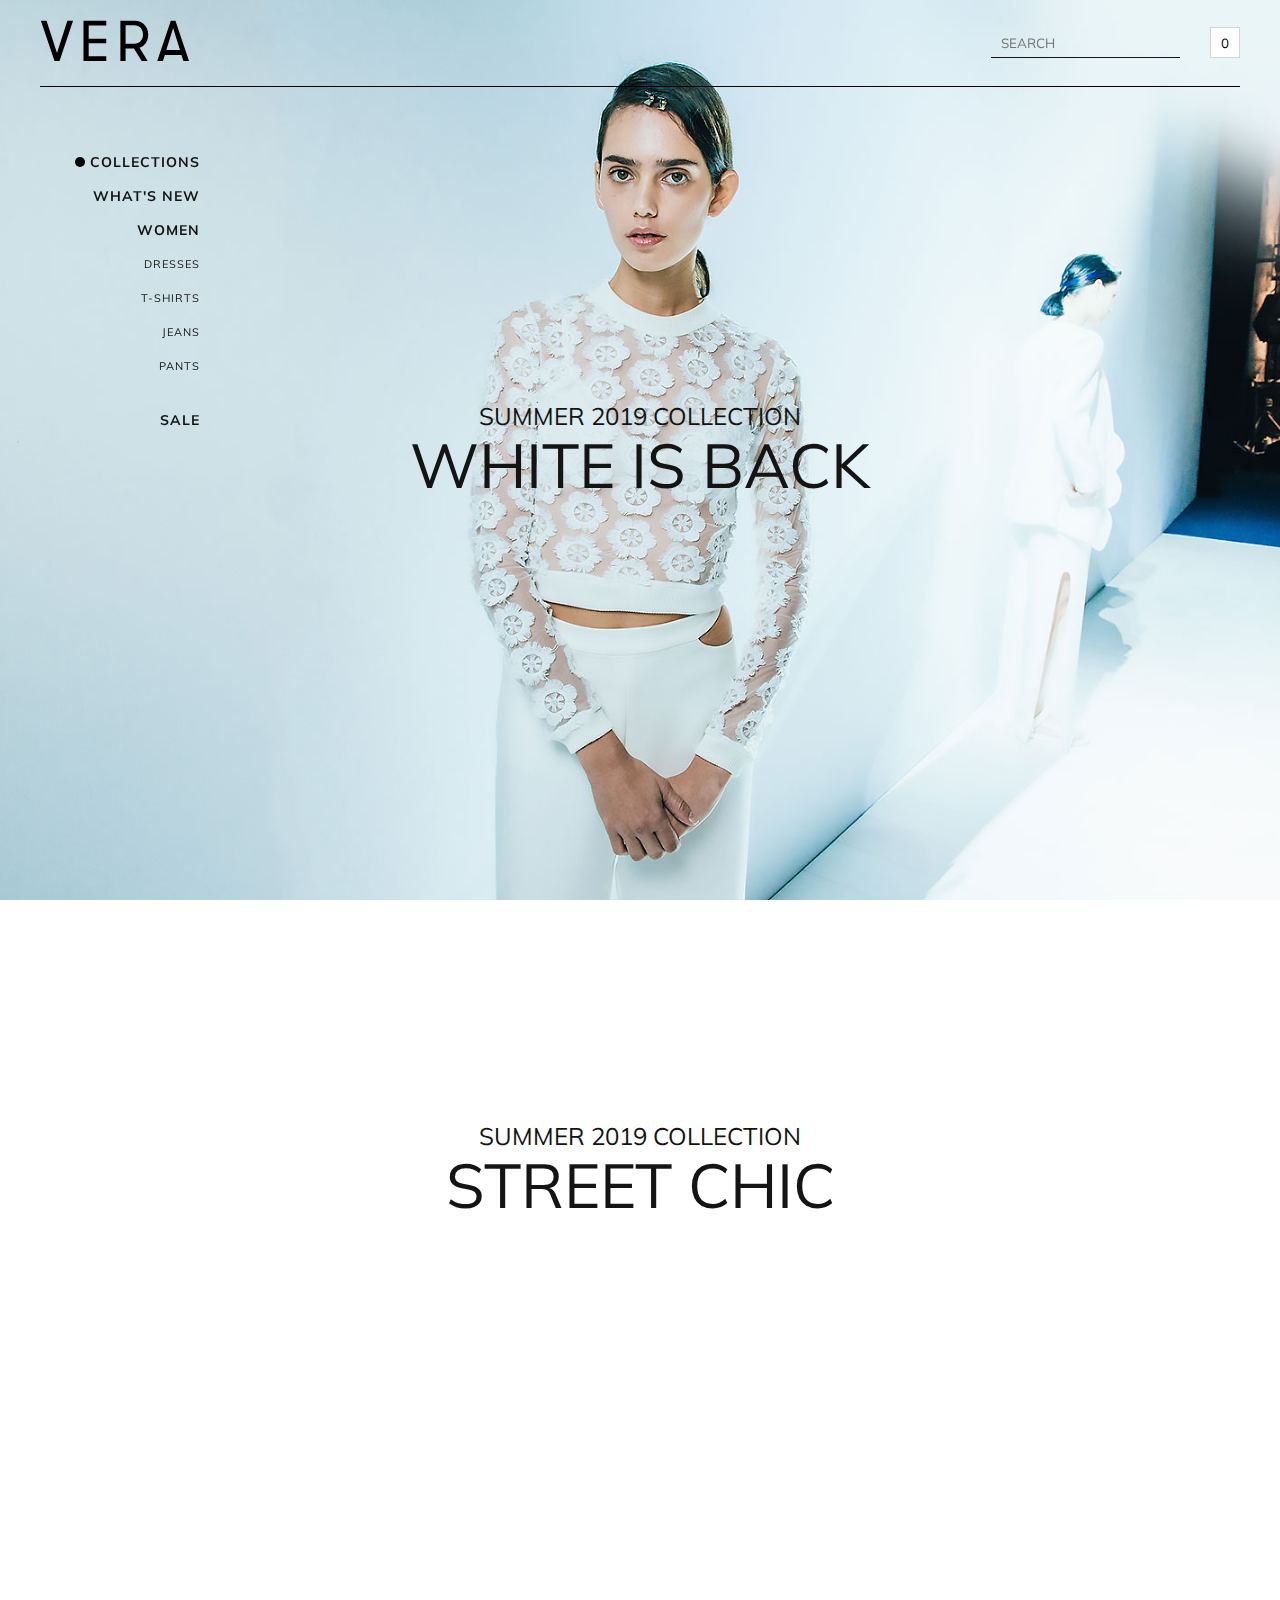
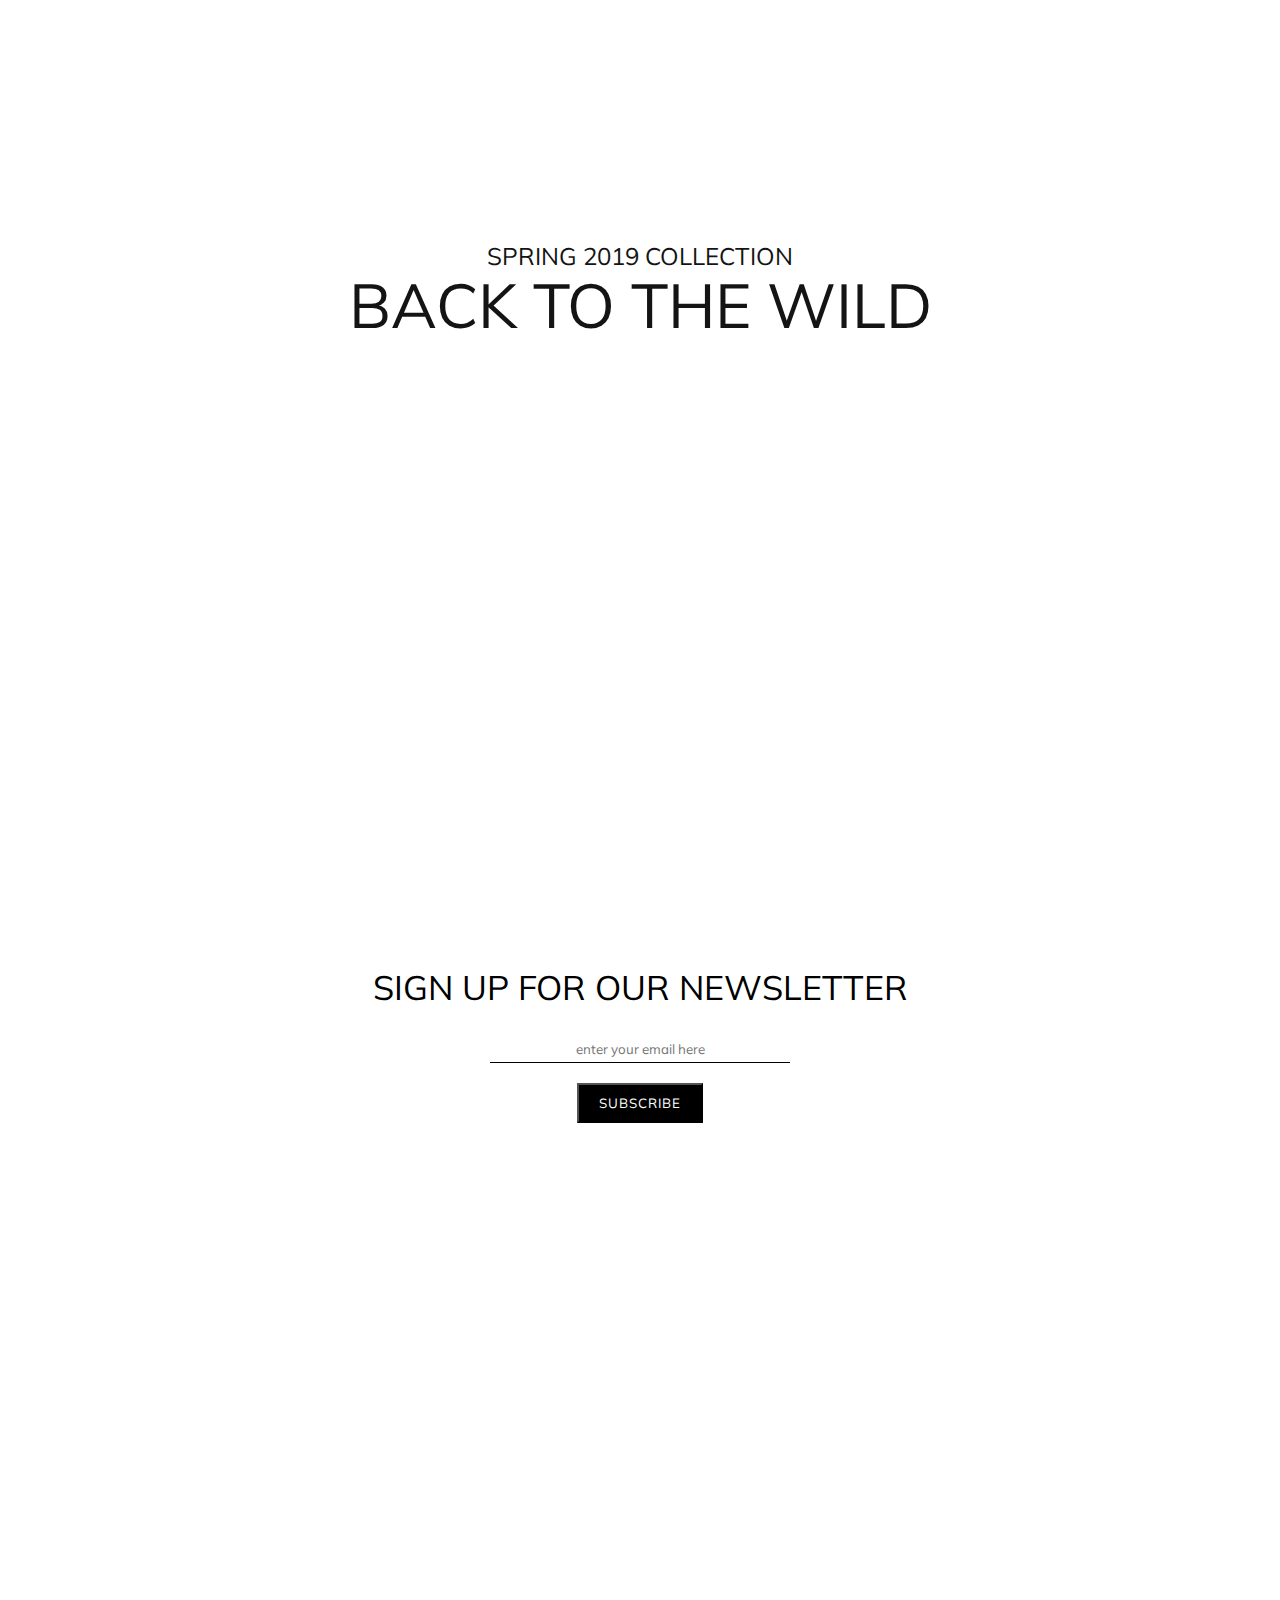
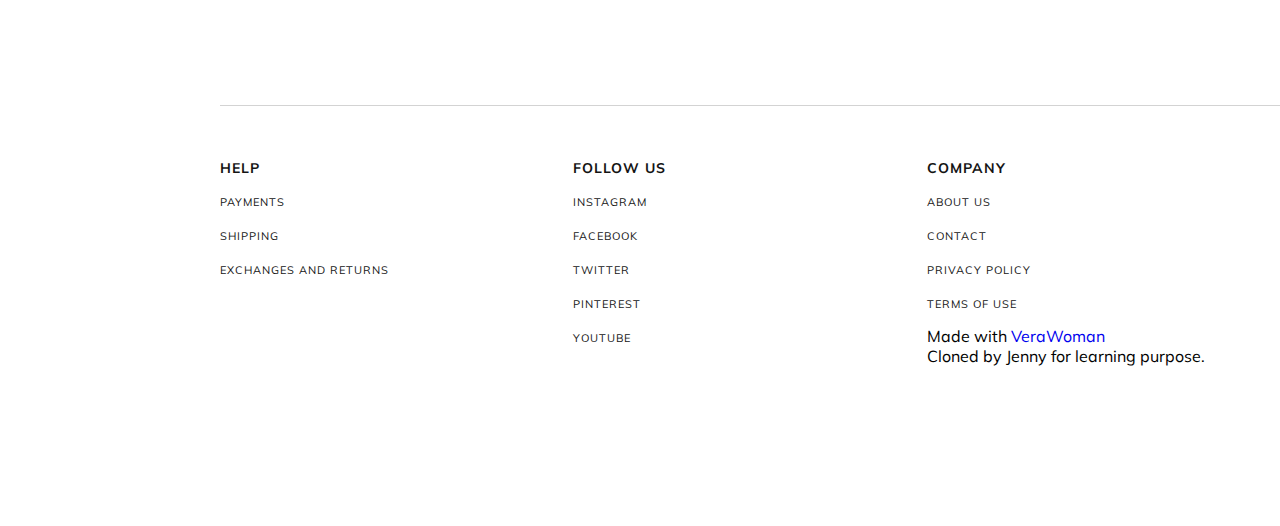
<file: index.html>
<!DOCTYPE html>
<html lang="en">
<head>
    <meta charset="UTF-8">
    <meta name="viewport" content="width=device-width, initial-scale=1.0">
    <link rel="stylesheet" href="https://cdnjs.cloudflare.com/ajax/libs/font-awesome/6.4.0/css/all.min.css" integrity="sha512-iecdLmaskl7CVkqkXNQ/ZH/XLlvWZOJyj7Yy7tcenmpD1ypASozpmT/E0iPtmFIB46ZmdtAc9eNBvH0H/ZpiBw==" crossorigin="anonymous" referrerpolicy="no-referrer" />
    <link rel="preconnect" href="https://fonts.googleapis.com">
<link rel="preconnect" href="https://fonts.gstatic.com" crossorigin>
<link href="https://fonts.googleapis.com/css2?family=Mulish:wght@400;700&family=Poppins:wght@300&display=swap" rel="stylesheet">
    <link rel="stylesheet" href="./css/layout.css">
    <link rel="stylesheet" href="./css/stylesheet.css">
    <title>Vera-Webflow Ecommerce HTML</title>
</head>
<body>
    <header class="fixed-top">
       <nav class="top-nav">
       <div class="left-nav">
        <button class="mobile-btn">
         <i class="fa solid fa-bars"></i>
        </button>
        <a href="index.html" class="logo">
            <img src="./assets/5c89caae57d74f99e771c847_vera-logo-black (1).svg" alt="Vera logo">
        </a>
    </div>
    <div class="others">
       <div class="search-box">
        <span><i class="fa-solid fa-magnifying-glass"></i></span>
        <input type="search" placeholder="SEARCH">
       </div>
       <button type="button" class="cart">0</button>
    </div>
       </nav> 
    </header>
    <div class="wrapper">
        <div class="fixed-side">
        <nav class="side-bar">
       <a href="index.html" class="nav-dropdown"><span class="active"></span>collections</a>
       <a href="what's-new.html" class="nav-bold"><span class=""></span>what's new</a>
       <a href="women.html" class="nav-bold"><span class=""></span>women</a>
       <a href="dresses.html" class="nav-item"><span class=""></span>dresses</a>
       <a href="t-shirts.html" class="nav-item"><span class=""></span>t-shirts</a>
       <a href="jeans.html" class="nav-item"><span class=""></span>jeans</a>
       <a href="pants.html" class="nav-item"><span class=""></span>pants</a>
       <a href="sale.html" class="nav-bold mt"><span class=""></span>sale</a>
        </nav>
        </div>
        <main class="home">
          <a href="./collections/white-is-back.html" class="hero">
            <h4>summer 2019 collection</h4>
            <h1>white is back</h1>
          </a>
          <a href="./collections/street-chic" class="street-chic">
            <video autoplay loop style="background-image:url(&quot;https://assets.website-files.
            com/5c89caae57d74f4f0171c82a/5c9a73505717263c5fd89d73_Pexels Videos 4831-poster-00001.jpg&quot;)" 
            muted playsinline="" data-wf-ignore="true" data-object-fit="cover">
            <source src="https://assets.website-files.com/5c89caae57d74f4f0171c82a/5c9a73505717263c5fd89d73_Pexels 
            Videos 4831-transcode.mp4" data-wf-ignore="true">
            <source src="https://assets.website-files.com/5c89caae57d74f4f0171c82a/5c9a73505717263c5fd89d73_Pexels Videos 4831-transcode.webm" data-wf-ignore="true">
            </video>
            <div class="absolute-headline">
             <h4>summer 2019 collection</h4>
             <h1>street chic</h1>
            </div>
          </a>
          <a href="./collections/back-to-the-wild.html" class="wild">
            <h4>spring 2019 collection</h4>
            <h1>back to the wild</h1>
          </a>
          <section class="news-letter">
           <h2>sign up for our newsletter</h2>
           <form>
            <input type="email" placeholder="enter your email here" class="form-email">
            <input type="submit" value="SUBSCRIBE" class="form-btn"/>
           </form>
          </section>
          <footer class="footer">
          <div class="footer-menu">
           <h4 class="footer-title">help</h4>
           <div class="footer-links">
           <a href="#" class="footer-item">payments</a>
           <a href="#" class="footer-item">shipping</a>
           <a href="#" class="footer-item">exchanges and returns</a>
           </div>
        </div>
        <div class="footer-menu">
           <h4 class="footer-title">follow us</h4>
           <div class="footer-links">
           <a href="#" class="footer-item">instagram</a>
           <a href="#" class="footer-item">facebook</a>
           <a href="#" class="footer-item">twitter</a>
           <a href="#" class="footer-item">pinterest</a>
           <a href="#" class="footer-item">youtube</a>
           </div>
        </div>
        <div class="footer-menu">
         <h4 class="footer-title">company</h4>
         <div class="footer-links">
          <a href="#" class="footer-item">about us</a>
          <a href="#" class="footer-item">contact</a>
          <a href="#" class="footer-item">privacy policy</a>
          <a href="#" class="footer-item">terms of use</a>
         </div>
            <p>Made with <a href="https://vera-ecommerce-template.webflow.io/woman" target="_blank" class="copyright">VeraWoman</a></p>
            Cloned by Jenny for learning purpose.
        </div>
          </footer>
        </main>
    </div>
</body>
</html>
</file>
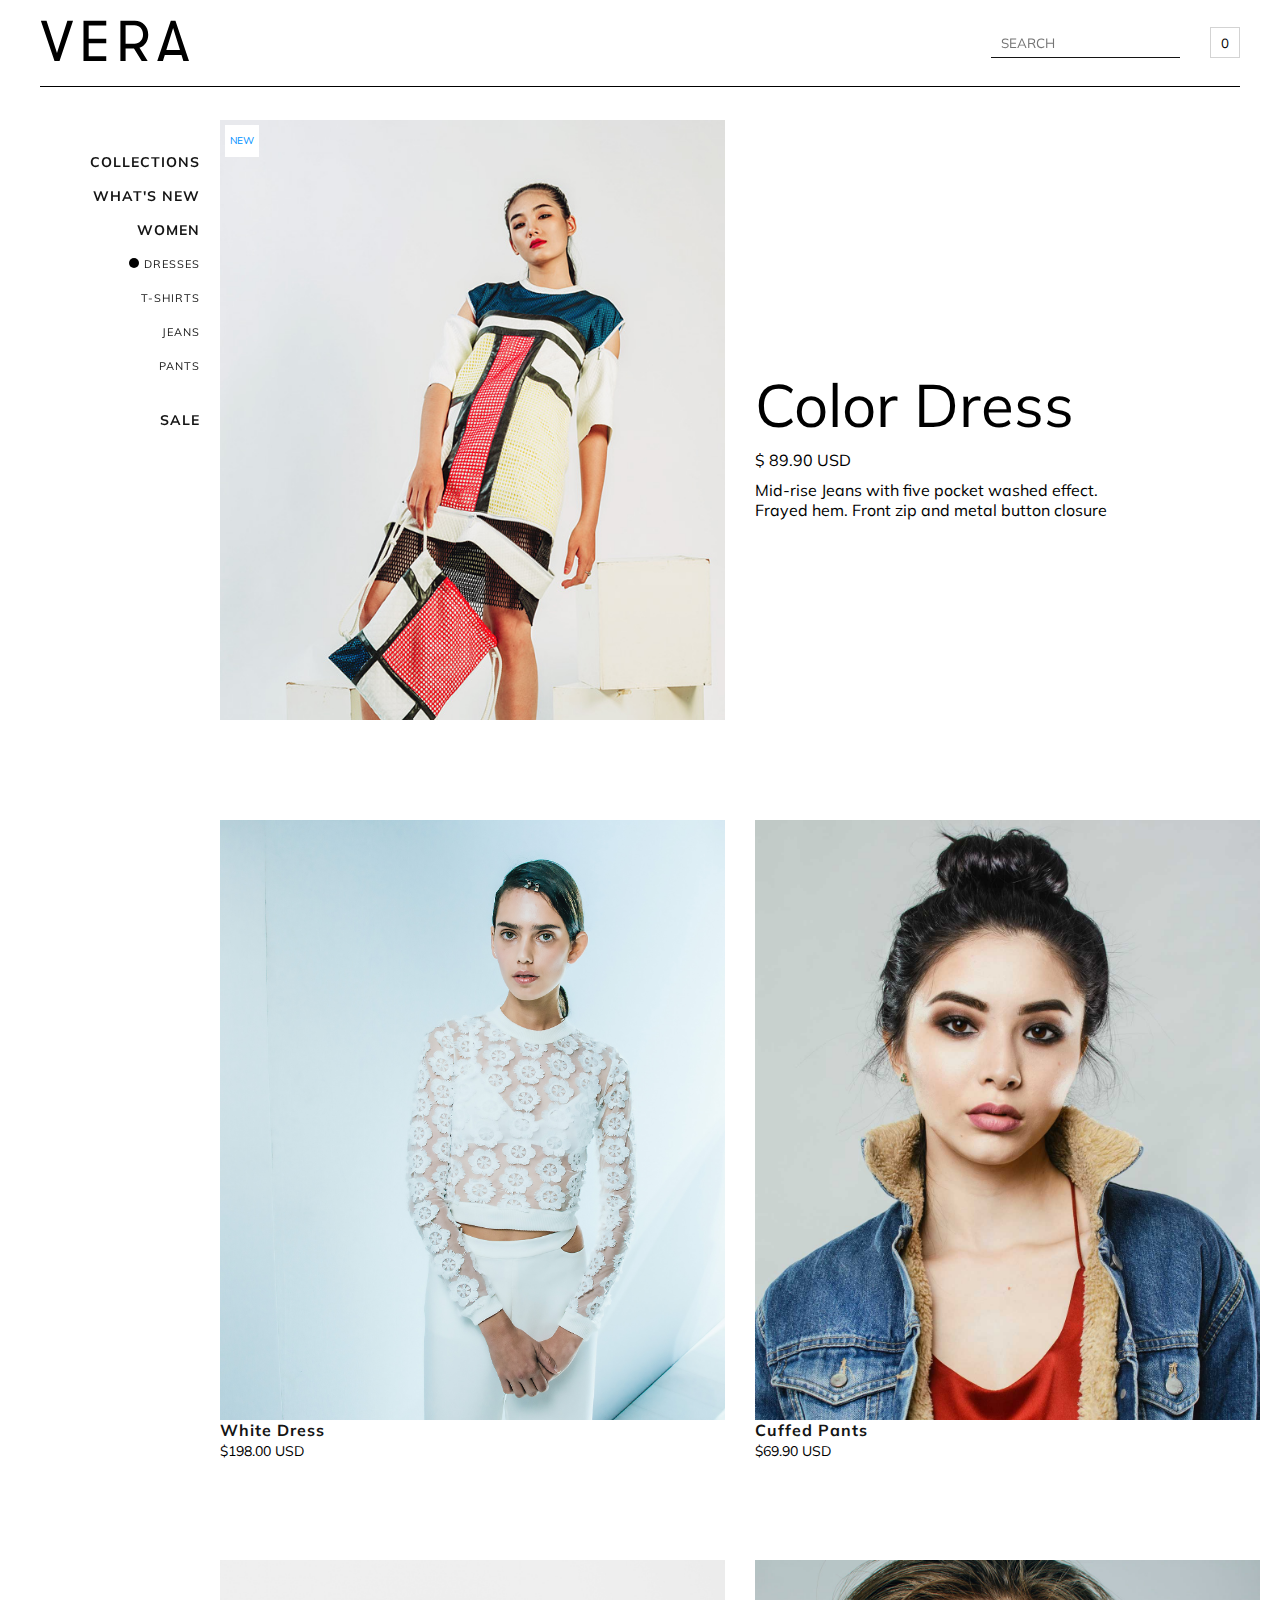
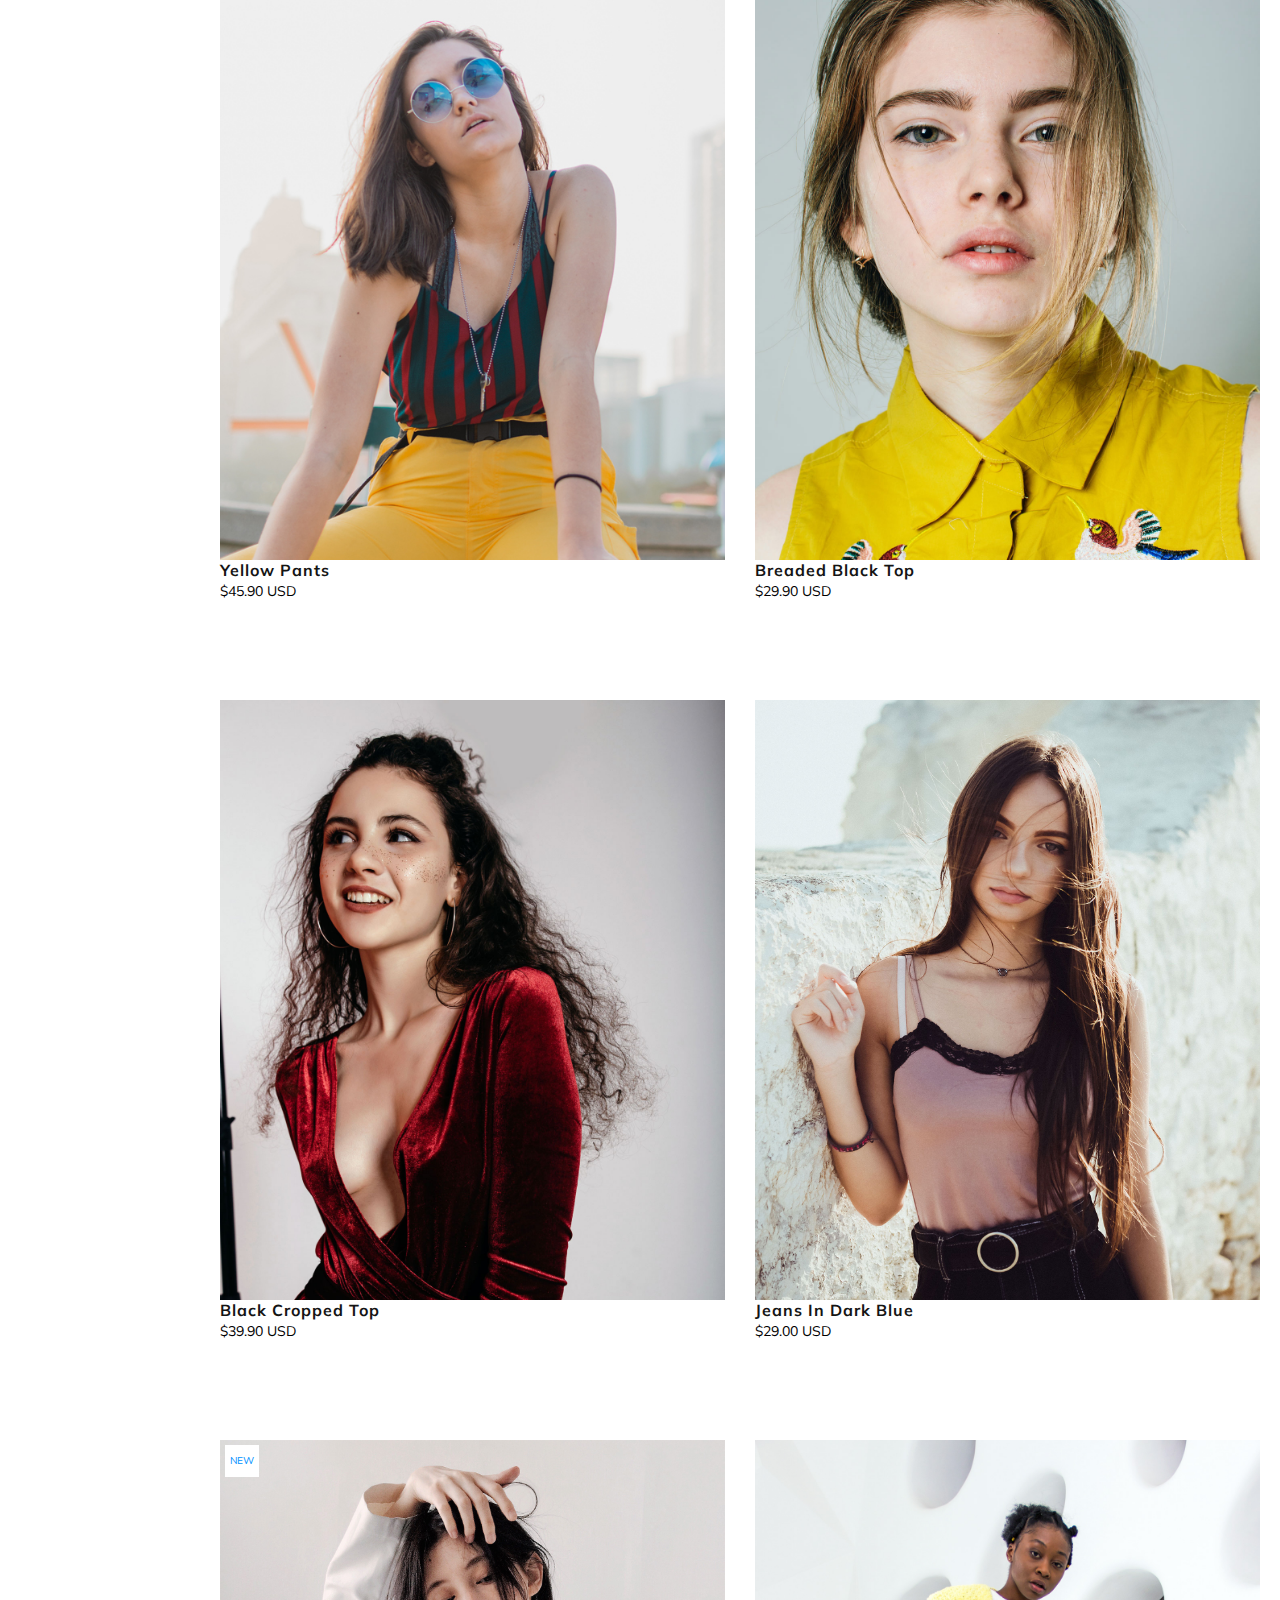
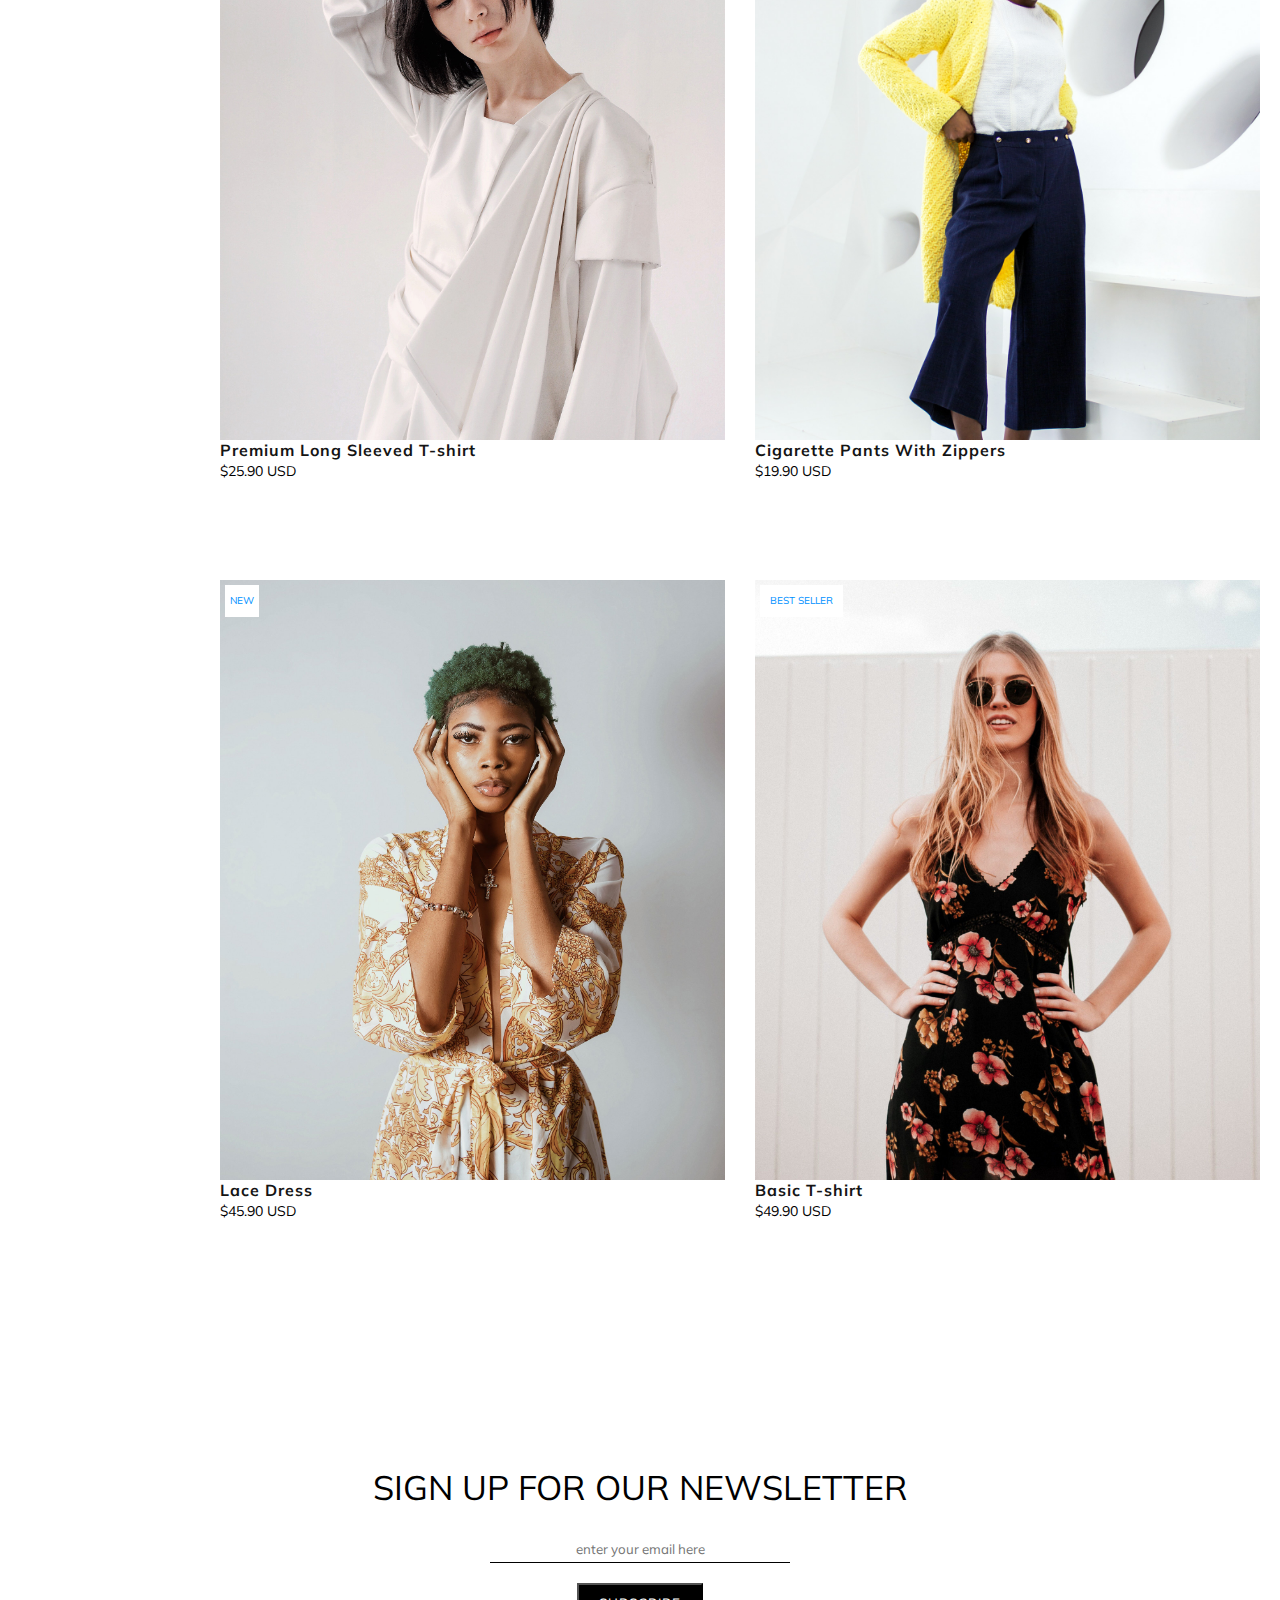
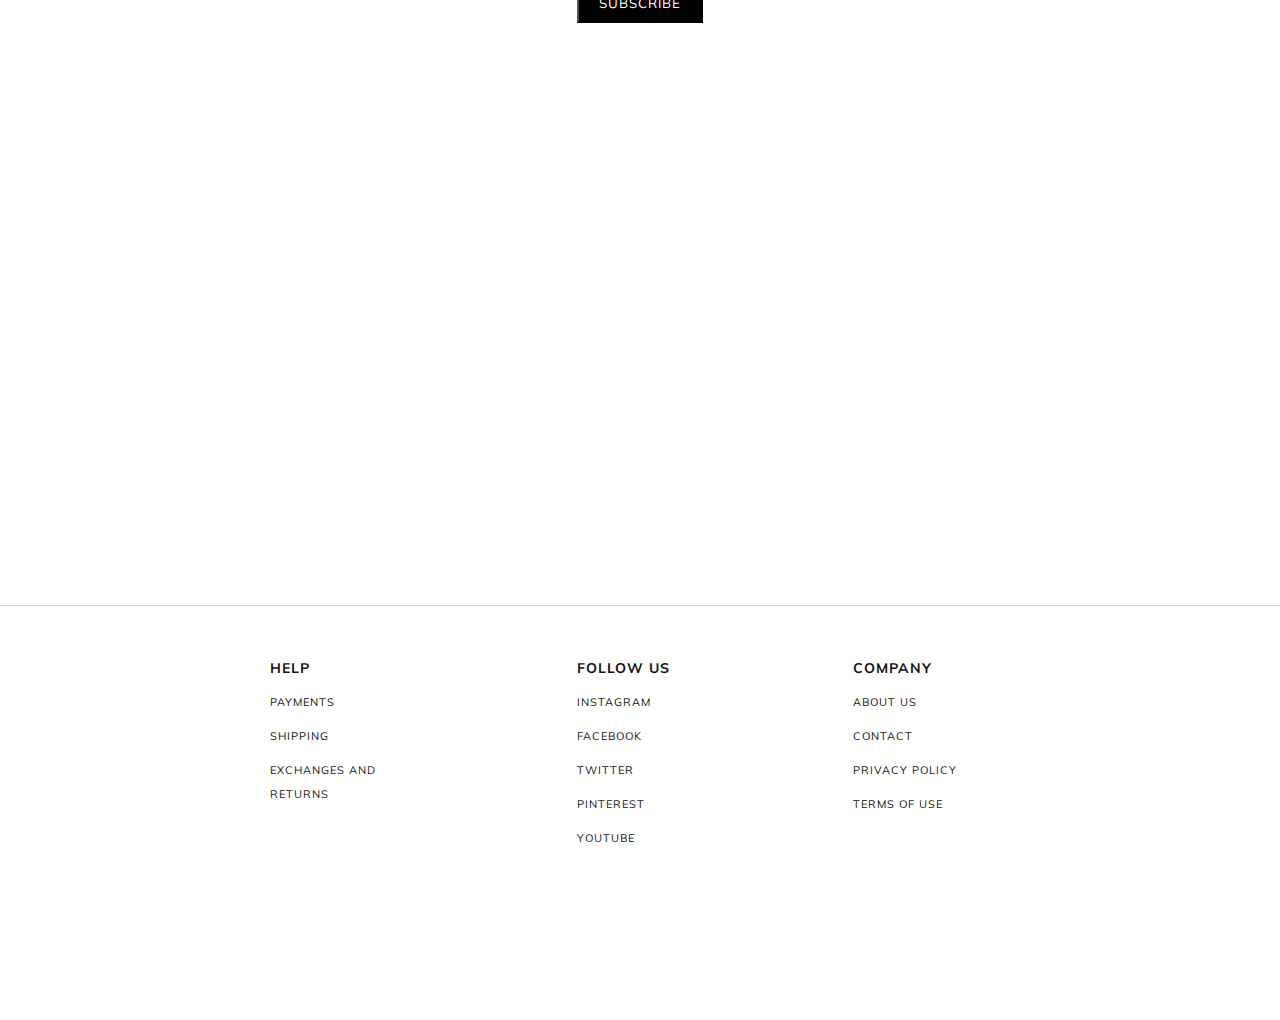
<file: dresses.html>
<!DOCTYPE html>
<html lang="en">
<head>
    <meta charset="UTF-8">
    <meta name="viewport" content="width=device-width, initial-scale=1.0">
    <link rel="stylesheet" href="https://cdnjs.cloudflare.com/ajax/libs/font-awesome/6.4.0/css/all.min.css" integrity="sha512-iecdLmaskl7CVkqkXNQ/ZH/XLlvWZOJyj7Yy7tcenmpD1ypASozpmT/E0iPtmFIB46ZmdtAc9eNBvH0H/ZpiBw==" crossorigin="anonymous" referrerpolicy="no-referrer" />
    <link rel="preconnect" href="https://fonts.googleapis.com">
<link rel="preconnect" href="https://fonts.gstatic.com" crossorigin>
<link href="https://fonts.googleapis.com/css2?family=Mulish:wght@400;700&family=Poppins:wght@300&display=swap" rel="stylesheet">
    <link rel="stylesheet" href="./css/layout.css">
    <link rel="stylesheet" href="./css/stylesheet.css">
    <title>Dresses Vera-Webflow Ecommerce HTML</title>
</head>
<body>
    <header class="fixed-top">
       <nav class="top-nav">
       <div class="left-nav">
        <button class="mobile-btn">
         <i class="fa solid fa-bars"></i>
        </button>
        <a href="#" class="logo">
            <img src="./assets/5c89caae57d74f99e771c847_vera-logo-black (1).svg" alt="Vera logo">
        </a>
    </div>
    <div class="others">
       <div class="search-box">
        <span><i class="fa-solid fa-magnifying-glass"></i></span>
        <input type="search" placeholder="SEARCH">
       </div>
       <button type="button" class="cart">0</button>
    </div>
       </nav> 
    </header>
    <div class="wrapper">
        <div class="fixed-side">
        <nav class="side-bar">
       <a href="index.html" class="nav-dropdown">collections</a>
       <a href="what's-new.html" class="nav-bold"><span class=""></span>what's new</a>
       <a href="women.html" class="nav-bold"><span class=""></span>women</a>
       <a href="dresses.html" class="nav-item"><span class="active"></span>dresses</a>
       <a href="t-shirts.html" class="nav-item"><span class=""></span>t-shirts</a>
       <a href="jeans.html" class="nav-item"><span class=""></span>jeans</a>
       <a href="pants.html" class="nav-item"><span class=""></span>pants</a>
       <a href="sale.html" class="nav-bold mt"><span class=""></span>sale</a>
        </nav>
        </div>
          <main class="content">
            <section class="grid">
                  <div class="product">
                        <a href="#" class="product-img" style="background-image: url(./assets_dresses/first.jpg);">
                              <span class="badge">new</span>
                        </a>
                  </div>
                  <div class="product">
                        </a>
                        <div class="product-para">
                              <a href="#" class="product-name">Color Dress</a>
                              <p class="product-p">$ 89.90 USD</p>
                              <p>Mid-rise Jeans with five pocket washed effect.</p>
                              <p>Frayed hem. Front zip and metal button closure</p>
                        </div>
                  </div>
                  <div class="product">
                        <a href="#" class="product-img" style="background-image: url(./assets_dresses/fifth.jpg);">
                        </a>
                        <div class="product-details">
                              <a href="#" class="product-title">White Dress</a>
                              <span>$198.00 USD</span>
                        </div>
                  </div>
                  <div class="product">
                        <a href="#" class="product-img" style="background-image: url(./assets_dresses/ninth.jpg);">
                        </a>
                        <div class="product-details">
                              <a href="#" class="product-title">Cuffed Pants</a>
                              <span>$69.90 USD</span>
                        </div>
                  </div>
                  <div class="product">
                        <a href="#" class="product-img" style="background-image: url(./assets_dresses/eleventh.jpg);">
                        </a>
                        <div class="product-details">
                              <a href="#" class="product-title">Yellow Pants</a>
                              <span>$45.90 USD</span>
                        </div>
                  </div>
                  <div class="product">
                        <a href="#" class="product-img" style="background-image: url(./assets_dresses/fourth.jpg);"></a>
                        </a>
                        <div class="product-details">
                              <a href="#" class="product-title">Breaded Black Top</a>
                              <span>$29.90 USD</span>
                        </div>
                  </div>
                  <div class="product">
                        <a href="#" class="product-img" style="background-image: url(./assets_dresses/eighth.jpg);">
                        </a>
                        <div class="product-details">
                              <a href="#" class="product-title">Black Cropped Top</a>
                              <span>$39.90 USD</span>
                        </div>
                  </div>
                  <div class="product">
                        <a href="#" class="product-img" style="background-image: url(./assets_dresses/tenth.jpg);">
                        </a>
                        <div class="product-details">
                              <a href="#" class="product-title">Jeans In Dark Blue</a>
                              <span>$29.00 USD</span>
                        </div>
                  </div>
                  <div class="product">
                        <a href="#" class="product-img" style="background-image: url(./assets_dresses/seventh.jpg);">
                              <span class="badge">new</span>
                        
                        </a>
                        <div class="product-details">
                              <a href="#" class="product-title">Premium Long Sleeved T-shirt</a>
                              <span>$25.90 USD</span>
                        </div>
                  </div>
                  <div class="product">
                        <a href="#" class="product-img" style="background-image: url(./assets_dresses/third.jpg);">
                        </a>
                        <div class="product-details">
                              <a href="#" class="product-title">Cigarette Pants With Zippers</a>
                              <span>$19.90 USD</span>
                        </div>
                  </div>
                  <div class="product">
                        <a href="#" class="product-img" style="background-image: url(./assets_dresses/second.jpg);">
                              <span class="badge">new</span>
                        
                        </a>
                        <div class="product-details">
                              <a href="#" class="product-title">Lace Dress</a>
                              <span>$45.90 USD</span>
                        </div>
                  </div>
                  <div class="product">
                        <a href="#" class="product-img" style="background-image: url(./assets_dresses/sixth.jpg);">
                              <span class="badge-wide">best seller
                              </span>
                        
                        </a>
                        <div class="product-details">
                              <a href="#" class="product-title">Basic T-shirt</a>
                              <span>$49.90 USD</span>
                        </div>
                  </div>
      
            </section>
          </main>
          <section class="news-letter">
           <h2>sign up for our newsletter</h2>
           <form>
            <input type="email" placeholder="enter your email here" class="form-email">
            <input type="submit" value="SUBSCRIBE" class="form-btn"/>
           </form>
          </section>
          <footer class="footer">
          <div class="footer-menu help">
           <h4 class="footer-title">help</h4>
           <div class="footer-links">
           <a href="#" class="footer-item">payments</a>
           <a href="#" class="footer-item">shipping</a>
           <a href="#" class="footer-item">exchanges and returns</a>
           </div>
        </div>
        <div class="footer-menu follow-us">
           <h4 class="footer-title">follow us</h4>
           <div class="footer-links">
           <a href="#" class="footer-item">instagram</a>
           <a href="#" class="footer-item">facebook</a>
           <a href="#" class="footer-item">twitter</a>
           <a href="#" class="footer-item">pinterest</a>
           <a href="#" class="footer-item">youtube</a>
           </div>
        </div>
        <div class="footer-menu">
         <h4 class="footer-title">company</h4>
         <div class="footer-links">
          <a href="#" class="footer-item">about us</a>
          <a href="#" class="footer-item">contact</a>
          <a href="#" class="footer-item">privacy policy</a>
          <a href="#" class="footer-item">terms of use</a>
         </div>
        </div>
          </footer>
        </main>
    </div>
</body>
</html>
</file>
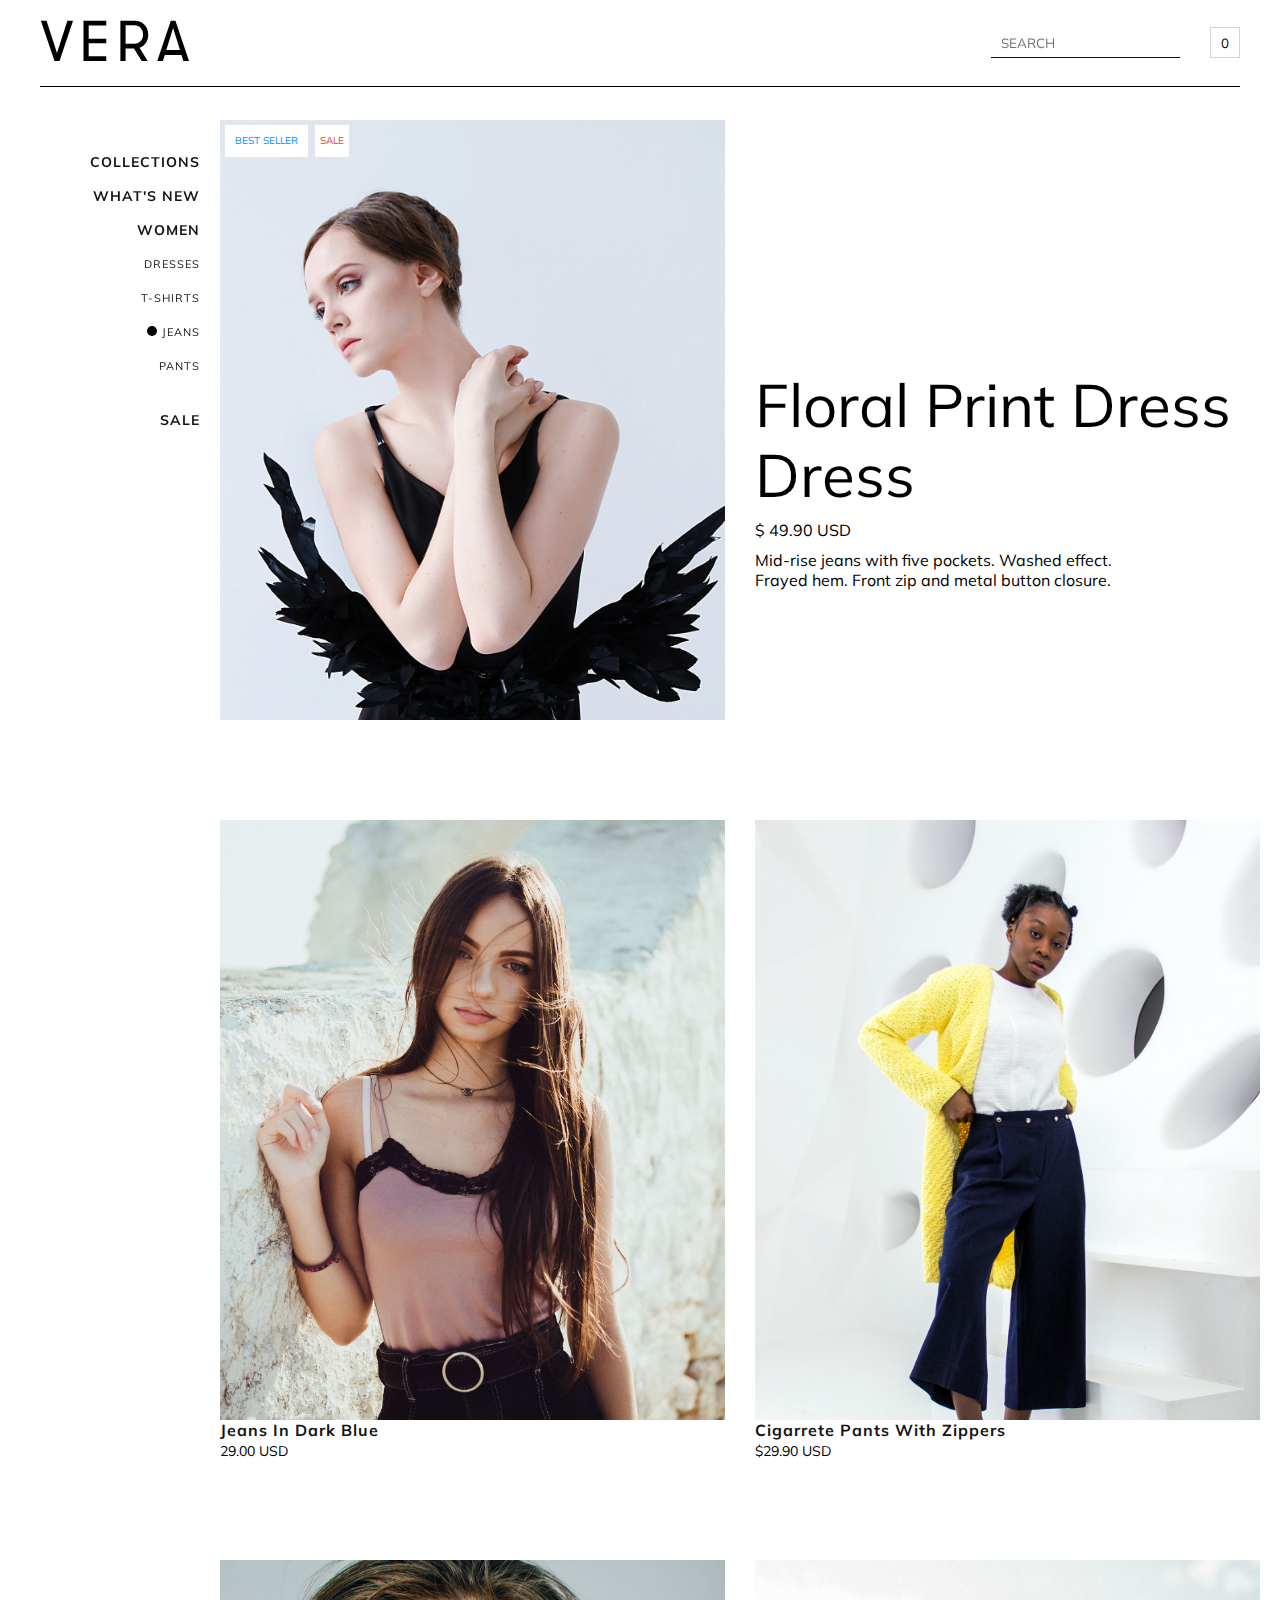
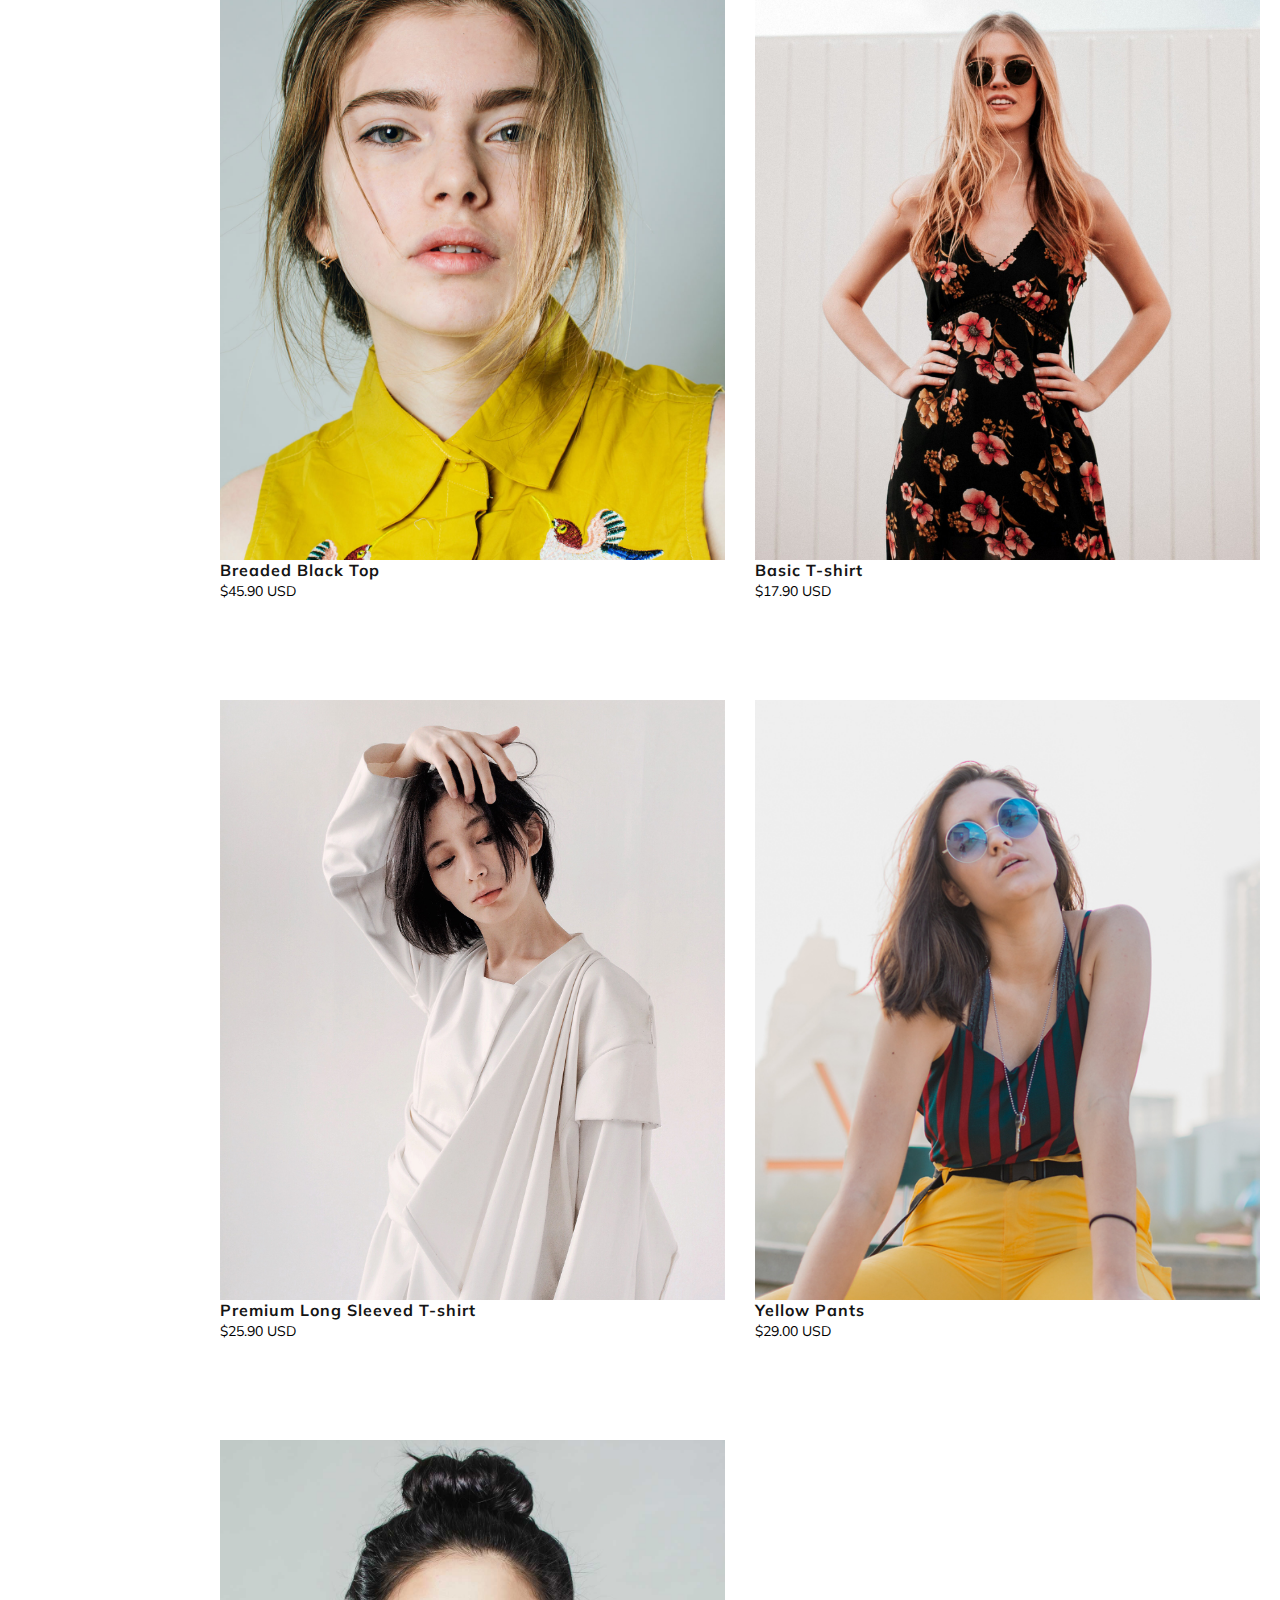
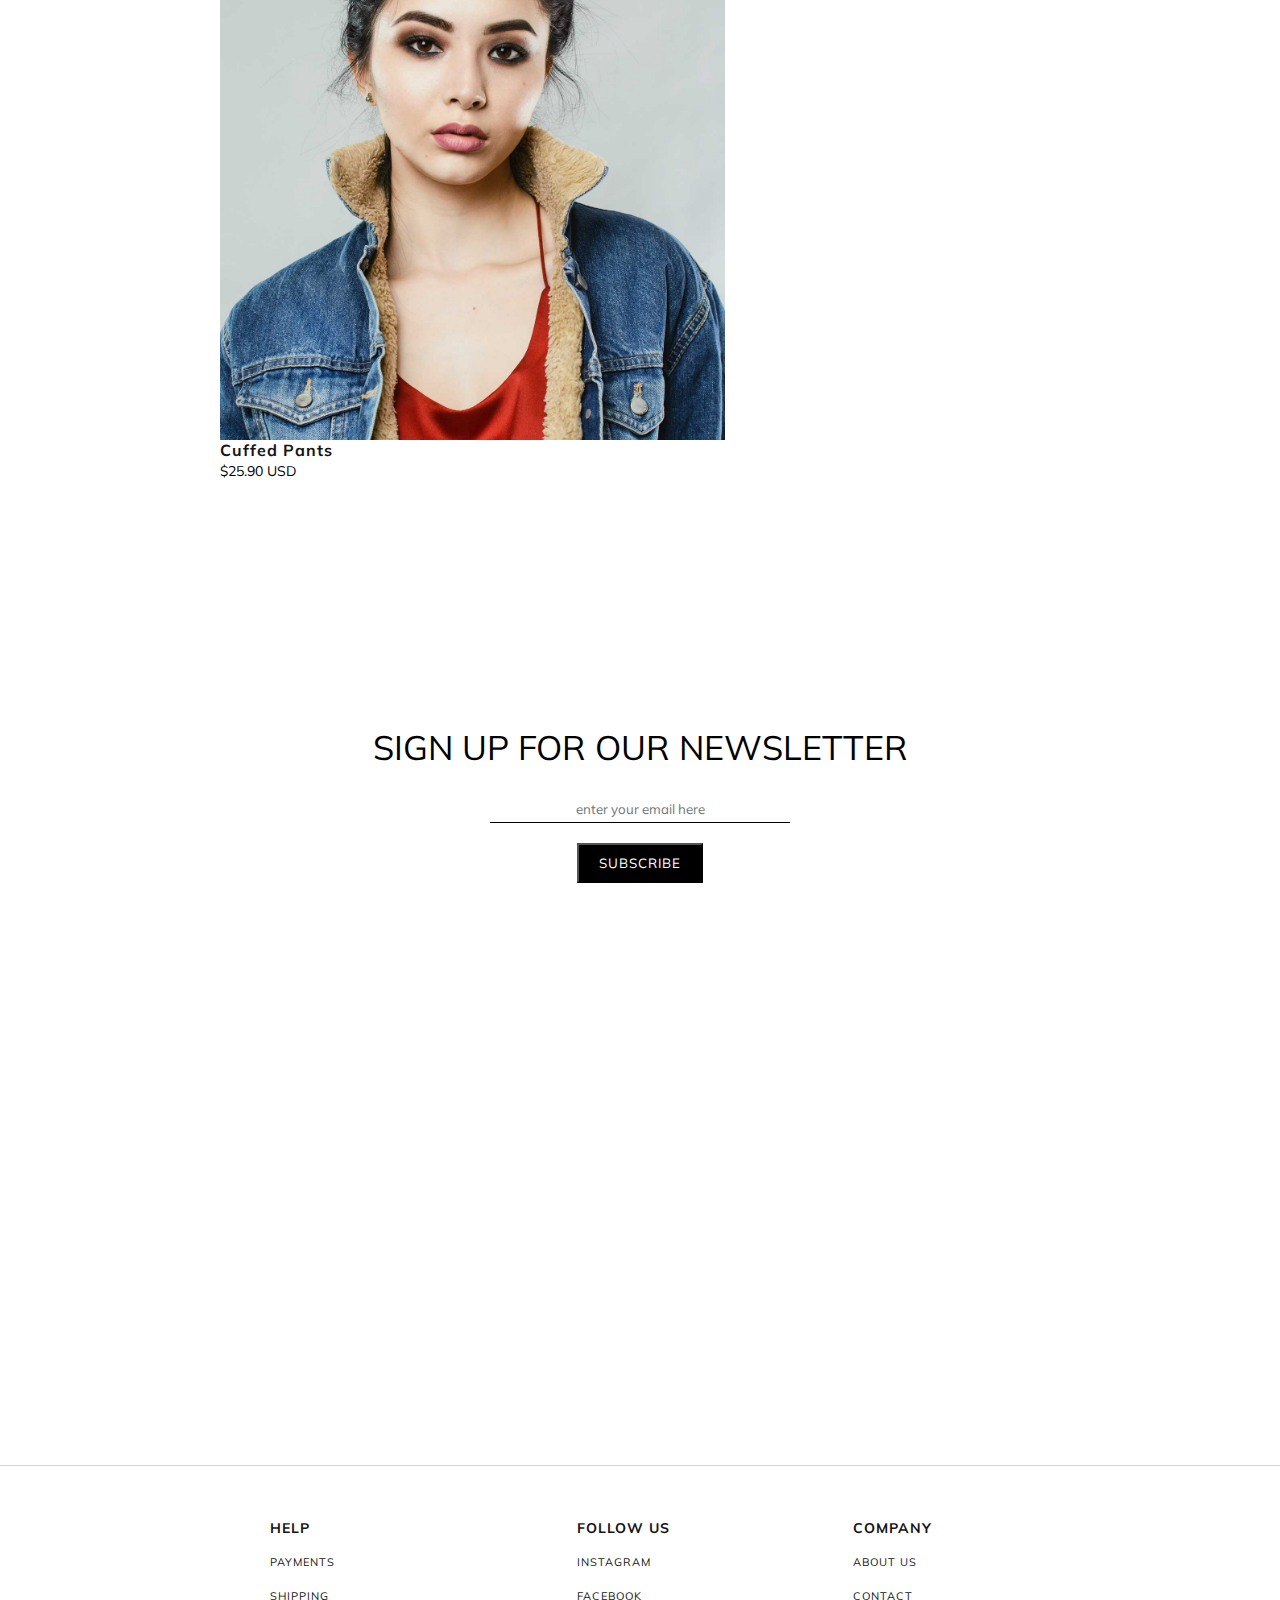
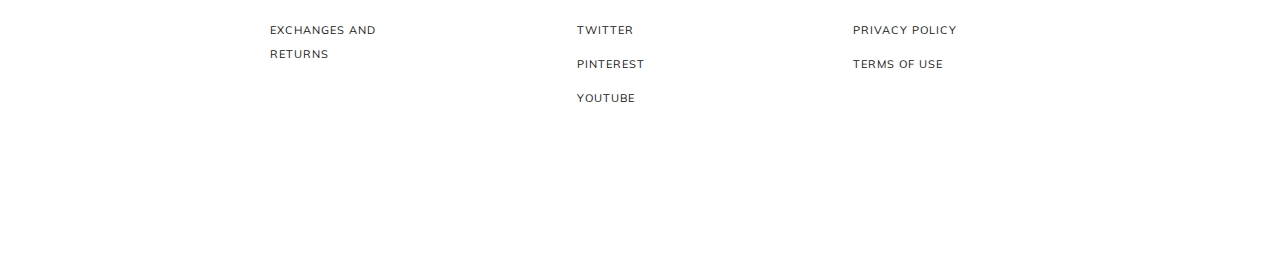
<file: jeans.html>
<!DOCTYPE html>
<html lang="en">
<head>
    <meta charset="UTF-8">
    <meta name="viewport" content="width=device-width, initial-scale=1.0">
    <link rel="stylesheet" href="https://cdnjs.cloudflare.com/ajax/libs/font-awesome/6.4.0/css/all.min.css" integrity="sha512-iecdLmaskl7CVkqkXNQ/ZH/XLlvWZOJyj7Yy7tcenmpD1ypASozpmT/E0iPtmFIB46ZmdtAc9eNBvH0H/ZpiBw==" crossorigin="anonymous" referrerpolicy="no-referrer" />
    <link rel="preconnect" href="https://fonts.googleapis.com">
<link rel="preconnect" href="https://fonts.gstatic.com" crossorigin>
<link href="https://fonts.googleapis.com/css2?family=Mulish:wght@400;700&family=Poppins:wght@300&display=swap" rel="stylesheet">
    <link rel="stylesheet" href="./css/layout.css">
    <link rel="stylesheet" href="./css/stylesheet.css">
    <title>Jeans Ecommerce HTML</title>
</head>
<body>
    <header class="fixed-top">
       <nav class="top-nav">
       <div class="left-nav">
        <button class="mobile-btn">
         <i class="fa solid fa-bars"></i>
        </button>
        <a href="#" class="logo">
            <img src="./assets/5c89caae57d74f99e771c847_vera-logo-black (1).svg" alt="Vera logo">
        </a>
    </div>
    <div class="others">
       <div class="search-box">
        <span><i class="fa-solid fa-magnifying-glass"></i></span>
        <input type="search" placeholder="SEARCH">
       </div>
       <button type="button" class="cart">0</button>
    </div>
       </nav> 
    </header>
    <div class="wrapper">
        <div class="fixed-side">
        <nav class="side-bar">
       <a href="index.html" class="nav-dropdown">collections</a>
       <a href="what's-new.html" class="nav-bold"><span class=""></span>what's new</a>
       <a href="women.html" class="nav-bold"><span class=""></span>women</a>
       <a href="dresses.html" class="nav-item"><span class=""></span>dresses</a>
       <a href="t-shirts.html" class="nav-item"><span class=""></span>t-shirts</a>
       <a href="jeans.html" class="nav-item"><span class="active"></span>jeans</a>
       <a href="pants.html" class="nav-item"><span class=""></span>pants</a>
       <a href="sale.html" class="nav-bold mt"><span class=""></span>sale</a>
        </nav>
        </div>
          <main class="content">
            <section class="grid">
                  <div class="product">
                        <a href="#" class="product-img" style="background-image: url(./assets_jeans/5ca4fd084856585d7f223318_fly1\ \(2\).jpg);">
                           <span class="badge-wide">best seller</span>   
                          <span class="badge-sale">sale</span>
                        </a>
                  </div>
                  <div class="product">
                        </a>
                        <div class="product-para">
                              <a href="#" class="product-name">Floral Print Dress Dress</a>
                              <p class="product-p">$ 49.90 USD</p>
                              <p>Mid-rise jeans with five pockets. Washed effect.</p>
                              <p>Frayed hem. Front zip and metal button closure.</p>
                        </div>
                  </div>
                  <div class="product">
                        <a href="#" class="product-img" style="background-image: url(./assets_jeans/5ca5098554668b09f6b00a0a_ww1\ \(3\).jpg);">
                        </a>
                        <div class="product-details">
                              <a href="#" class="product-title">Jeans In Dark Blue</a>
                              <span>29.00 USD</span>
                        </div>
                  </div>
                  <div class="product">
                        <a href="#" class="product-img" style="background-image: url(./assets_jeans/5ca5020d485658718a22483d_x1\ \(3\).jpg);">
                        </a>
                        <div class="product-details">
                              <a href="#" class="product-title">Cigarrete Pants With Zippers</a>
                              <span>$29.90 USD</span>
                        </div>
                  </div>
                  <div class="product">
                        <a href="#" class="product-img" style="background-image: url(./assets_t-shirts/5ca4e09fcf198f779d3ae49c_bbb1\ \(3\).jpg);">
                        </a>
                        <div class="product-details">
                              <a href="#" class="product-title">Breaded Black Top</a>
                              <span>$45.90 USD</span>
                        </div>
                  </div>
                  <div class="product">
                        <a href="#" class="product-img" style="background-image: url(./assets_jeans/5ca502fcd4f027872c1eb759_lu1\ \(3\).jpg);"></a>
                        </a>
                        <div class="product-details">
                              <a href="#" class="product-title">Basic T-shirt</a>
                              <span>$17.90 USD</span>
                        </div>
                  </div>
                  <div class="product">
                        <a href="#" class="product-img" style="background-image: url(./assets_t-shirts/5ca4e3ae30156d54fa95afd9_k1\ \(3\).jpg);">
                        </a>
                        <div class="product-details">
                              <a href="#" class="product-title">Premium Long Sleeved T-shirt</a>
                              <span>$25.90 USD</span>
                        </div>
                  </div>
                  <div class="product">
                        <a href="#" class="product-img" style="background-image: url(./assets_jeans/5ca4ffcc4856584a332239f2_viz1\ \(5\).jpg);">
                        </a>
                        <div class="product-details">
                              <a href="#" class="product-title">Yellow Pants</a>
                              <span>$29.00 USD</span>
                        </div>
                  </div>
                  <div class="product">
                        <a href="#" class="product-img" style="background-image: url(./assets_jeans/5ca500deb1119cda6c12af91_ff1\ \(4\).jpg);">
                        </a>
                        <div class="product-details">
                              <a href="#" class="product-title">Cuffed Pants</a>
                              <span>$25.90 USD</span>
                        </div>
                  </div>
      
            </section>
          </main>
          <section class="news-letter">
           <h2>sign up for our newsletter</h2>
           <form>
            <input type="email" placeholder="enter your email here" class="form-email">
            <input type="submit" value="SUBSCRIBE" class="form-btn"/>
           </form>
          </section>
          <footer class="footer">
          <div class="footer-menu help">
           <h4 class="footer-title">help</h4>
           <div class="footer-links">
           <a href="#" class="footer-item">payments</a>
           <a href="#" class="footer-item">shipping</a>
           <a href="#" class="footer-item">exchanges and returns</a>
           </div>
        </div>
        <div class="footer-menu follow-us">
           <h4 class="footer-title">follow us</h4>
           <div class="footer-links">
           <a href="#" class="footer-item">instagram</a>
           <a href="#" class="footer-item">facebook</a>
           <a href="#" class="footer-item">twitter</a>
           <a href="#" class="footer-item">pinterest</a>
           <a href="#" class="footer-item">youtube</a>
           </div>
        </div>
        <div class="footer-menu">
         <h4 class="footer-title">company</h4>
         <div class="footer-links">
          <a href="#" class="footer-item">about us</a>
          <a href="#" class="footer-item">contact</a>
          <a href="#" class="footer-item">privacy policy</a>
          <a href="#" class="footer-item">terms of use</a>
         </div>
        </div>
          </footer>
        </main>
    </div>
</body>
</html>
</file>
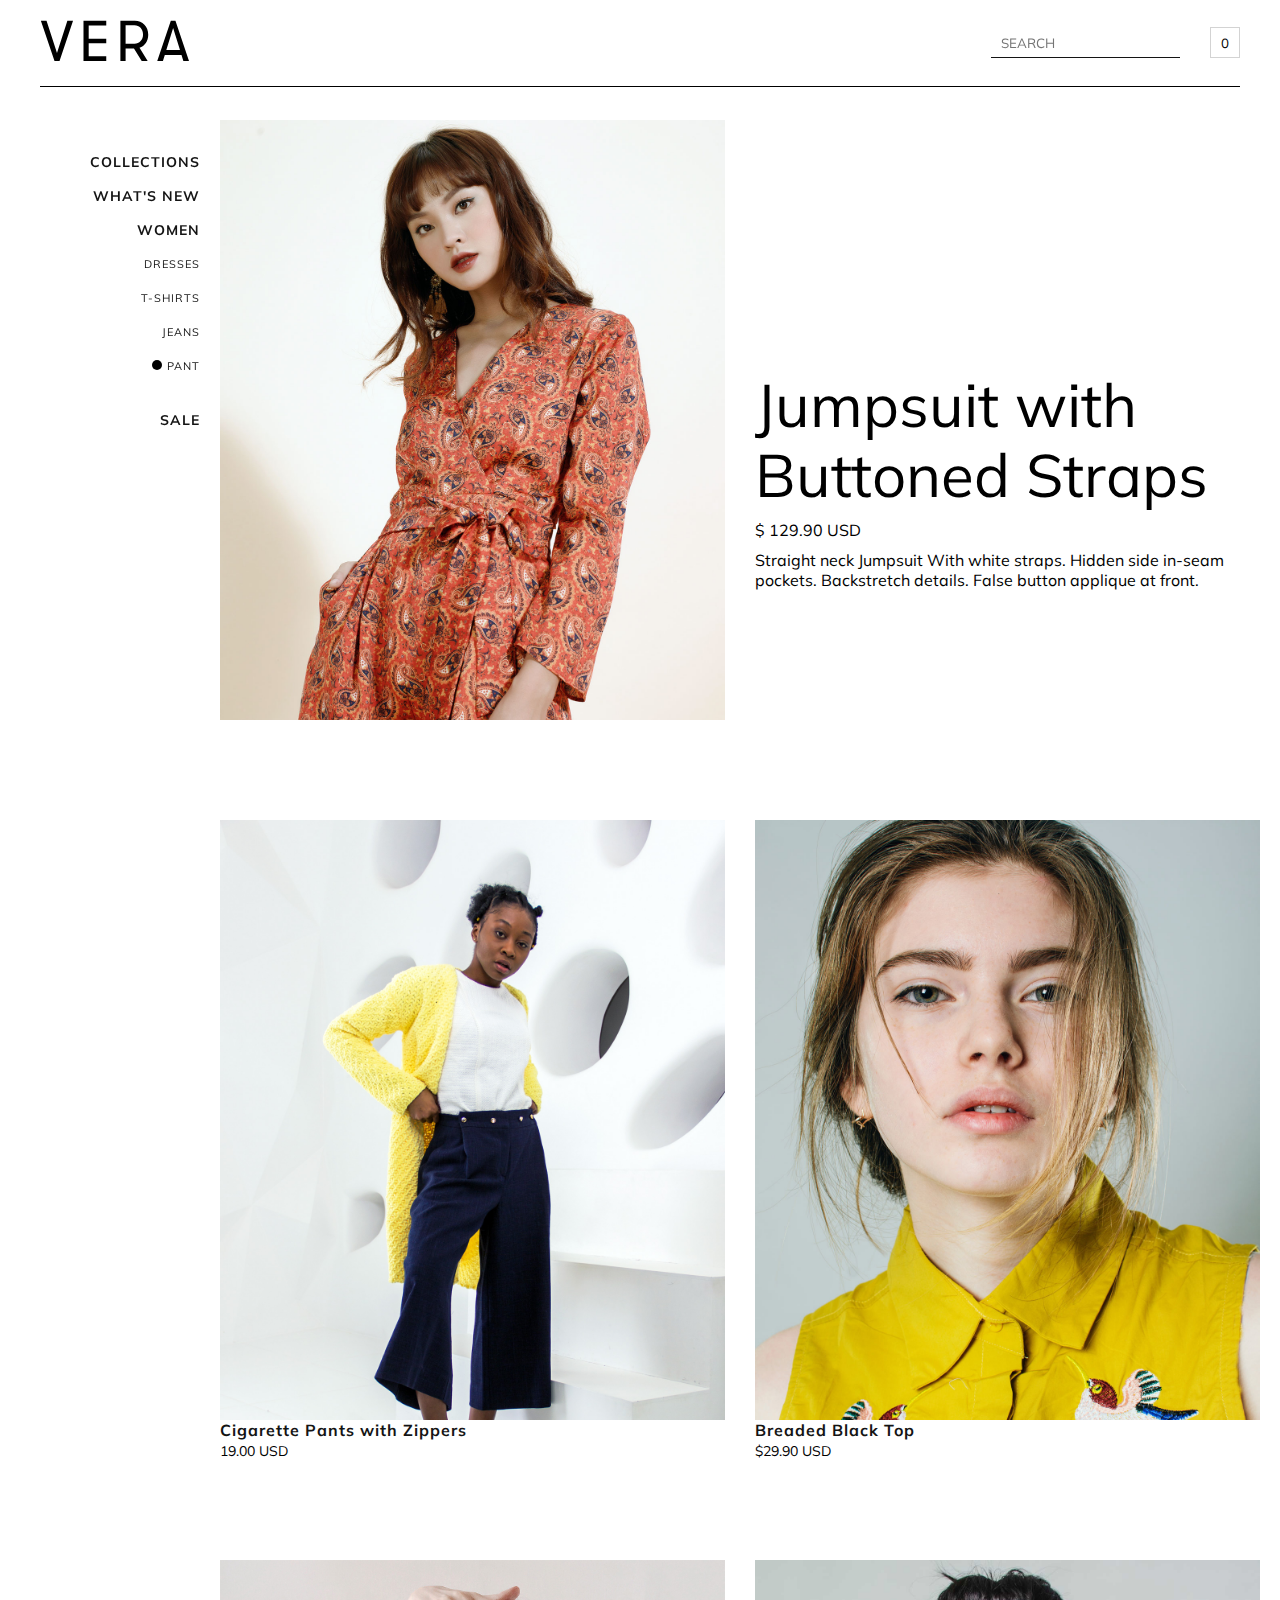
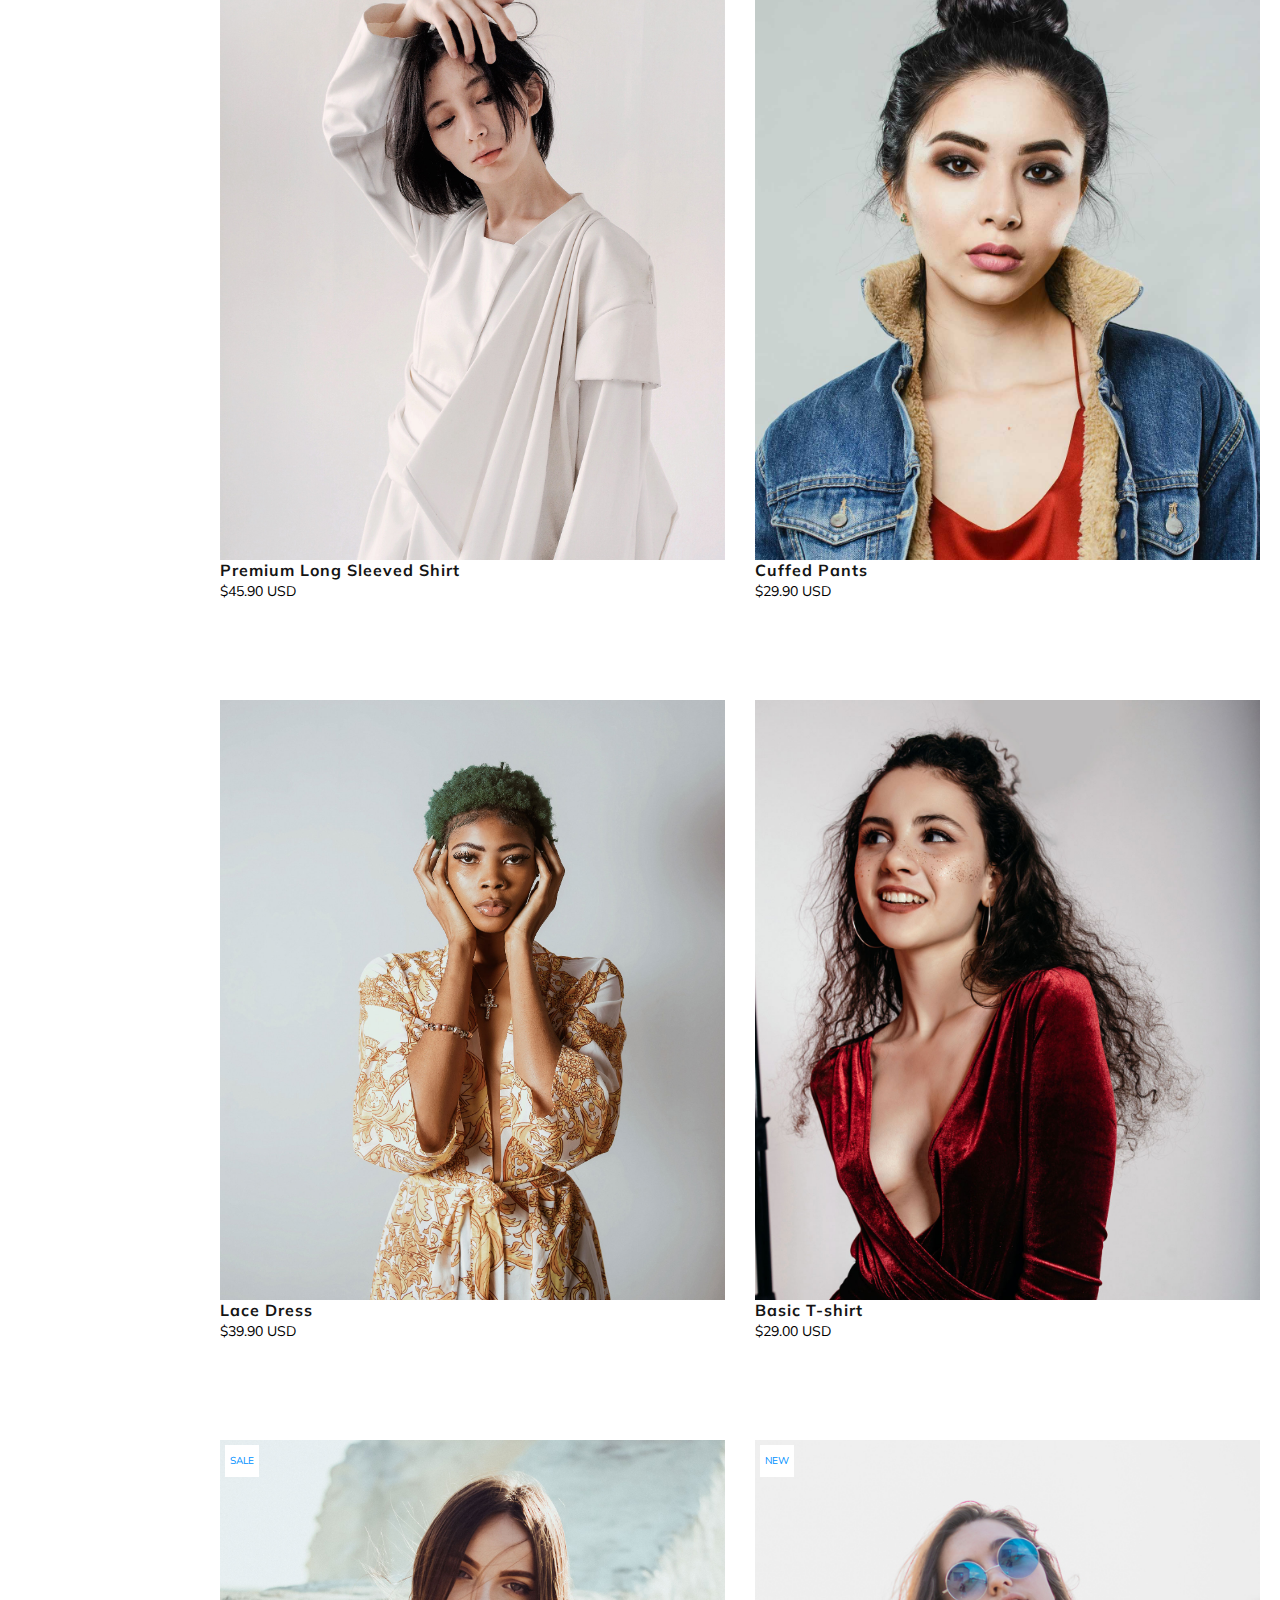
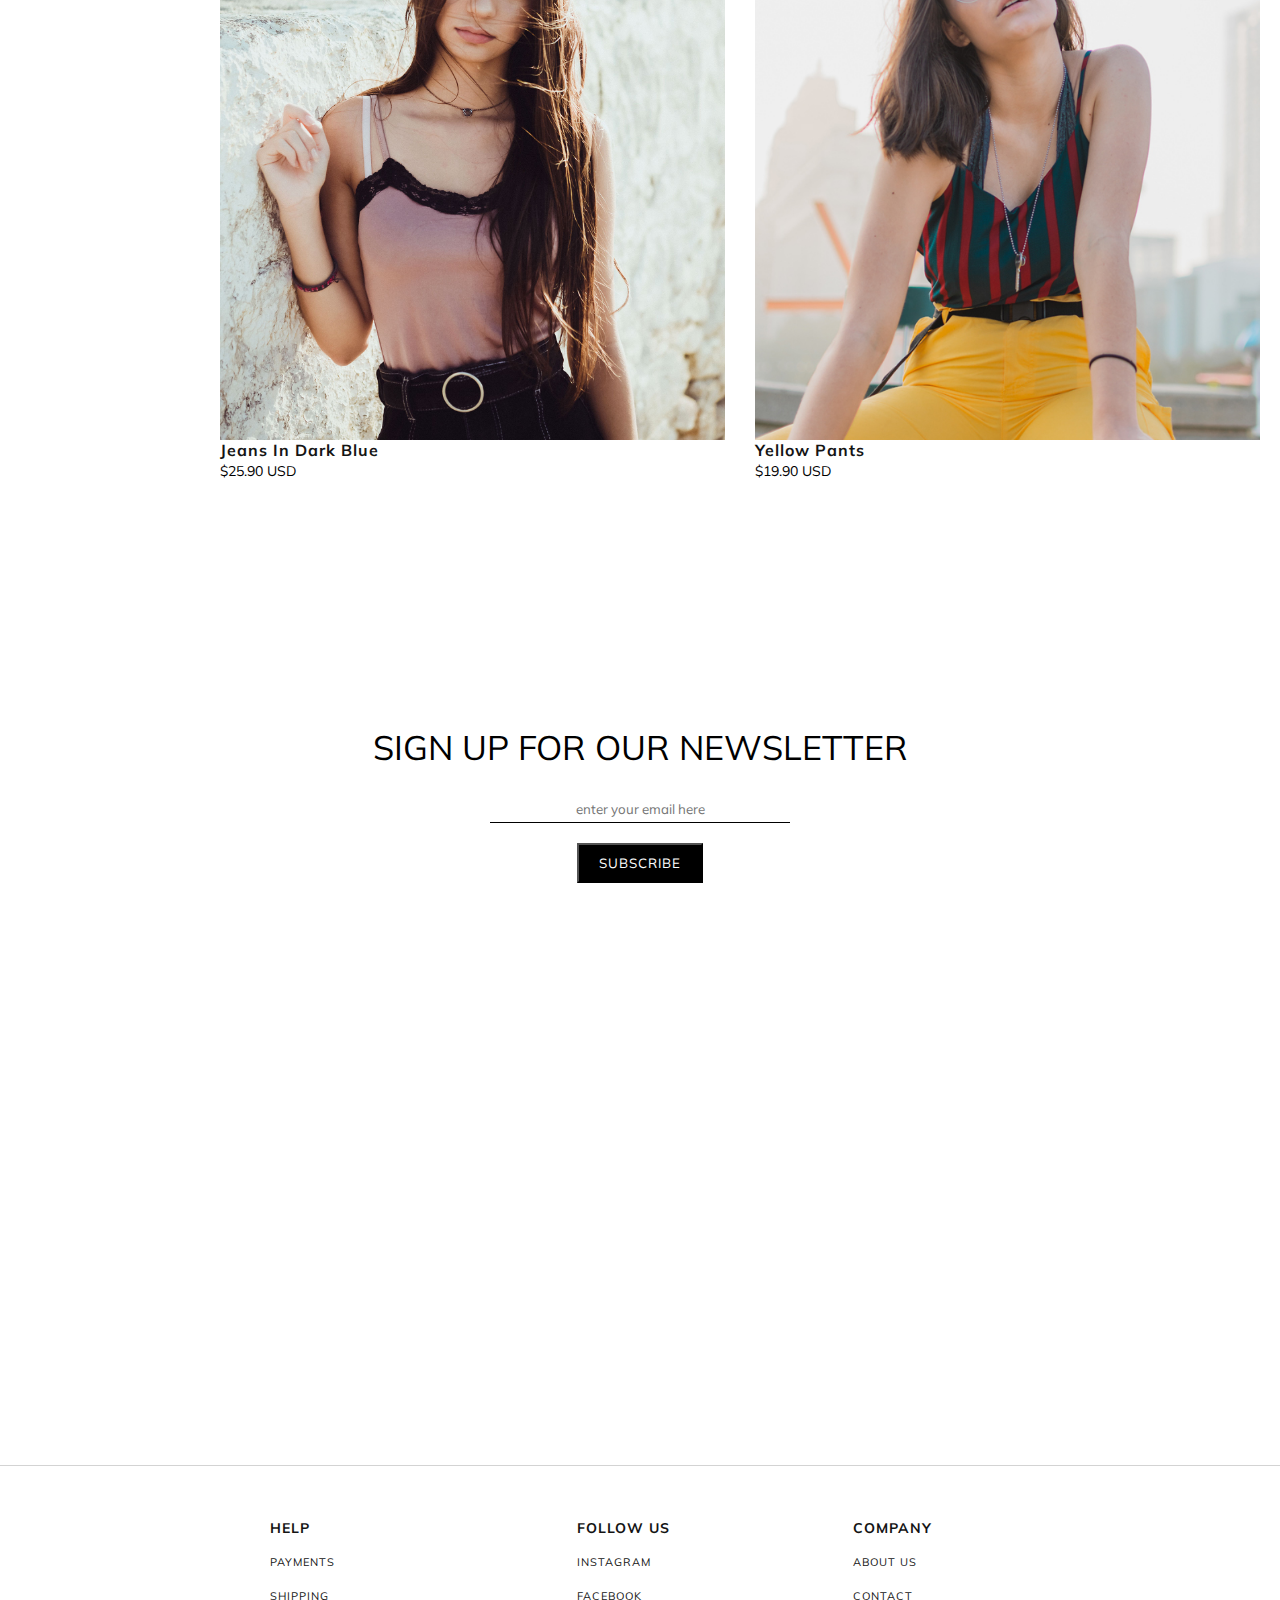
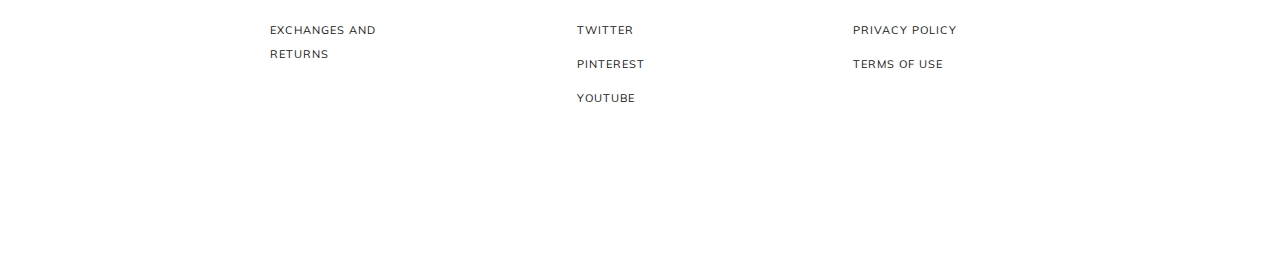
<file: pants.html>
<!DOCTYPE html>
<html lang="en">
<head>
    <meta charset="UTF-8">
    <meta name="viewport" content="width=device-width, initial-scale=1.0">
    <link rel="stylesheet" href="https://cdnjs.cloudflare.com/ajax/libs/font-awesome/6.4.0/css/all.min.css" integrity="sha512-iecdLmaskl7CVkqkXNQ/ZH/XLlvWZOJyj7Yy7tcenmpD1ypASozpmT/E0iPtmFIB46ZmdtAc9eNBvH0H/ZpiBw==" crossorigin="anonymous" referrerpolicy="no-referrer" />
    <link rel="preconnect" href="https://fonts.googleapis.com">
<link rel="preconnect" href="https://fonts.gstatic.com" crossorigin>
<link href="https://fonts.googleapis.com/css2?family=Mulish:wght@400;700&family=Poppins:wght@300&display=swap" rel="stylesheet">
    <link rel="stylesheet" href="./css/layout.css">
    <link rel="stylesheet" href="./css/stylesheet.css">
    <title>Pants Vera-Webflow Ecommerce HTML</title>
</head>
<body>
    <header class="fixed-top">
       <nav class="top-nav">
       <div class="left-nav">
        <button class="mobile-btn">
         <i class="fa solid fa-bars"></i>
        </button>
        <a href="#" class="logo">
            <img src="./assets/5c89caae57d74f99e771c847_vera-logo-black (1).svg" alt="Vera logo">
        </a>
    </div>
    <div class="others">
       <div class="search-box">
        <span><i class="fa-solid fa-magnifying-glass"></i></span>
        <input type="search" placeholder="SEARCH">
       </div>
       <button type="button" class="cart">0</button>
    </div>
       </nav> 
    </header>
    <div class="wrapper">
        <div class="fixed-side">
        <nav class="side-bar">
       <a href="index.html" class="nav-dropdown">collections</a>
       <a href="what's-new.html" class="nav-bold"><span class=""></span>what's new</a>
       <a href="women.html" class="nav-bold"><span class=""></span>women</a>
       <a href="dresses.html" class="nav-item"><span class=""></span>dresses</a>
       <a href="t-shirts.html" class="nav-item"><span class=""></span>t-shirts</a>
       <a href="jeans.html" class="nav-item"><span class=""></span>jeans</a>
       <a href="pants.html" class="nav-item"><span class="active"></span>pant</a>
       <a href="sale.html" class="nav-bold mt"><span class=""></span>sale</a>
        </nav>
        </div>
          <main class="content">
            <section class="grid">
                  <div class="product">
                        <a href="#" class="product-img" style="background-image: url(./assets-pants/first.jpg);">
                        </a>
                  </div>
                  <div class="product">
                        </a>
                        <div class="product-para">
                              <a href="#" class="product-name">Jumpsuit with Buttoned Straps</a>
                              <p class="product-p">$ 129.90 USD</p>
                              <p>Straight neck Jumpsuit With white straps. Hidden side in-seam pockets. Backstretch details. False button applique at front.</p>
                              <p></p>
                        </div>
                  </div>
                  <div class="product">
                        <a href="#" class="product-img" style="background-image: url(./assets_women/ninth.jpg);">
                        </a>
                        <div class="product-details">
                              <a href="#" class="product-title">Cigarette Pants with Zippers</a>
                              <span>19.00 USD</span>
                        </div>
                  </div>
                  <div class="product">
                        <a href="#" class="product-img" style="background-image: url(./assets_women/seventh.jpg);">
                        </a>
                        <div class="product-details">
                              <a href="#" class="product-title">Breaded Black Top</a>
                              <span>$29.90 USD</span>
                        </div>
                  </div>
                  <div class="product">
                        <a href="#" class="product-img" style="background-image: url(./assets_women/fourtheenth.jpg);">
                        </a>
                        <div class="product-details">
                              <a href="#" class="product-title">Premium Long Sleeved Shirt</a>
                              <span>$45.90 USD</span>
                        </div>
                  </div>
                  <div class="product">
                        <a href="#" class="product-img" style="background-image: url(./assets_women/eleventh.jpg);"></a>
                        </a>
                        <div class="product-details">
                              <a href="#" class="product-title">Cuffed Pants</a>
                              <span>$29.90 USD</span>
                        </div>
                  </div>
                  <div class="product">
                        <a href="#" class="product-img" style="background-image: url(./assets_women/thirteenth.jpg);">
                        </a>
                        <div class="product-details">
                              <a href="#" class="product-title">Lace Dress</a>
                              <span>$39.90 USD</span>
                        </div>
                  </div>
                  <div class="product">
                        <a href="#" class="product-img" style="background-image: url(./assets_women/tenth.jpg);">
                        </a>
                        <div class="product-details">
                              <a href="#" class="product-title">Basic T-shirt</a>
                              <span>$29.00 USD</span>
                        </div>
                  </div>
                  <div class="product">
                        <a href="#" class="product-img" style="background-image: url(./assets_women/first.jpg);">
                              <span class="badge">sale</span>
                        
                        </a>
                        <div class="product-details">
                              <a href="#" class="product-title">Jeans In Dark Blue</a>
                              <span>$25.90 USD</span>
                        </div>
                  </div>
                  <div class="product">
                        <a href="#" class="product-img" style="background-image: url(./assets_women/fifth.jpg);">
                          <span class="badge">new</span>
                        </a>
                        <div class="product-details">
                              <a href="#" class="product-title">Yellow Pants</a>
                              <span>$19.90 USD</span>
                        </div>
                      </div>
      
            </section>
          </main>
          <section class="news-letter">
           <h2>sign up for our newsletter</h2>
           <form>
            <input type="email" placeholder="enter your email here" class="form-email">
            <input type="submit" value="SUBSCRIBE" class="form-btn"/>
           </form>
          </section>
          <footer class="footer">
          <div class="footer-menu help">
           <h4 class="footer-title">help</h4>
           <div class="footer-links">
           <a href="#" class="footer-item">payments</a>
           <a href="#" class="footer-item">shipping</a>
           <a href="#" class="footer-item">exchanges and returns</a>
           </div>
        </div>
        <div class="footer-menu follow-us">
           <h4 class="footer-title">follow us</h4>
           <div class="footer-links">
           <a href="#" class="footer-item">instagram</a>
           <a href="#" class="footer-item">facebook</a>
           <a href="#" class="footer-item">twitter</a>
           <a href="#" class="footer-item">pinterest</a>
           <a href="#" class="footer-item">youtube</a>
           </div>
        </div>
        <div class="footer-menu">
         <h4 class="footer-title">company</h4>
         <div class="footer-links">
          <a href="#" class="footer-item">about us</a>
          <a href="#" class="footer-item">contact</a>
          <a href="#" class="footer-item">privacy policy</a>
          <a href="#" class="footer-item">terms of use</a>
         </div>
        </div>
          </footer>
        </main>
    </div>
</body>
</html>
</file>
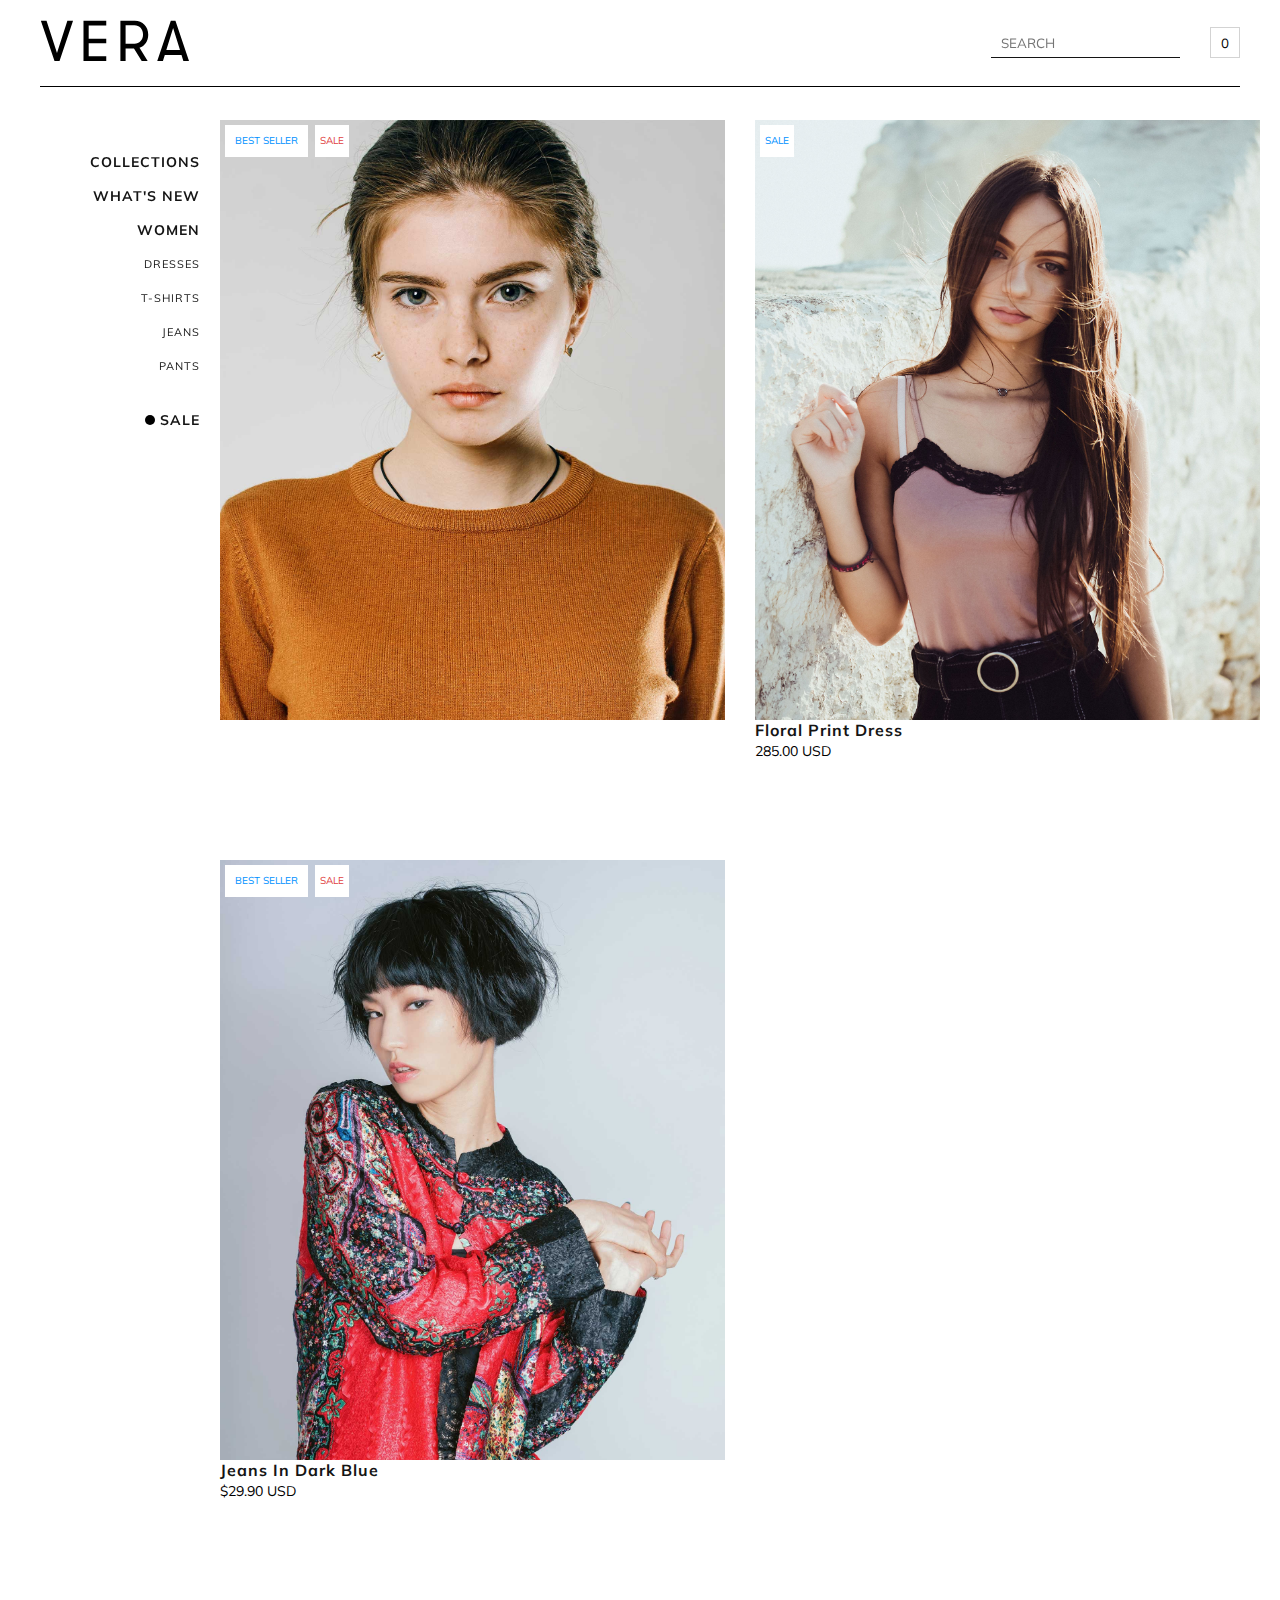
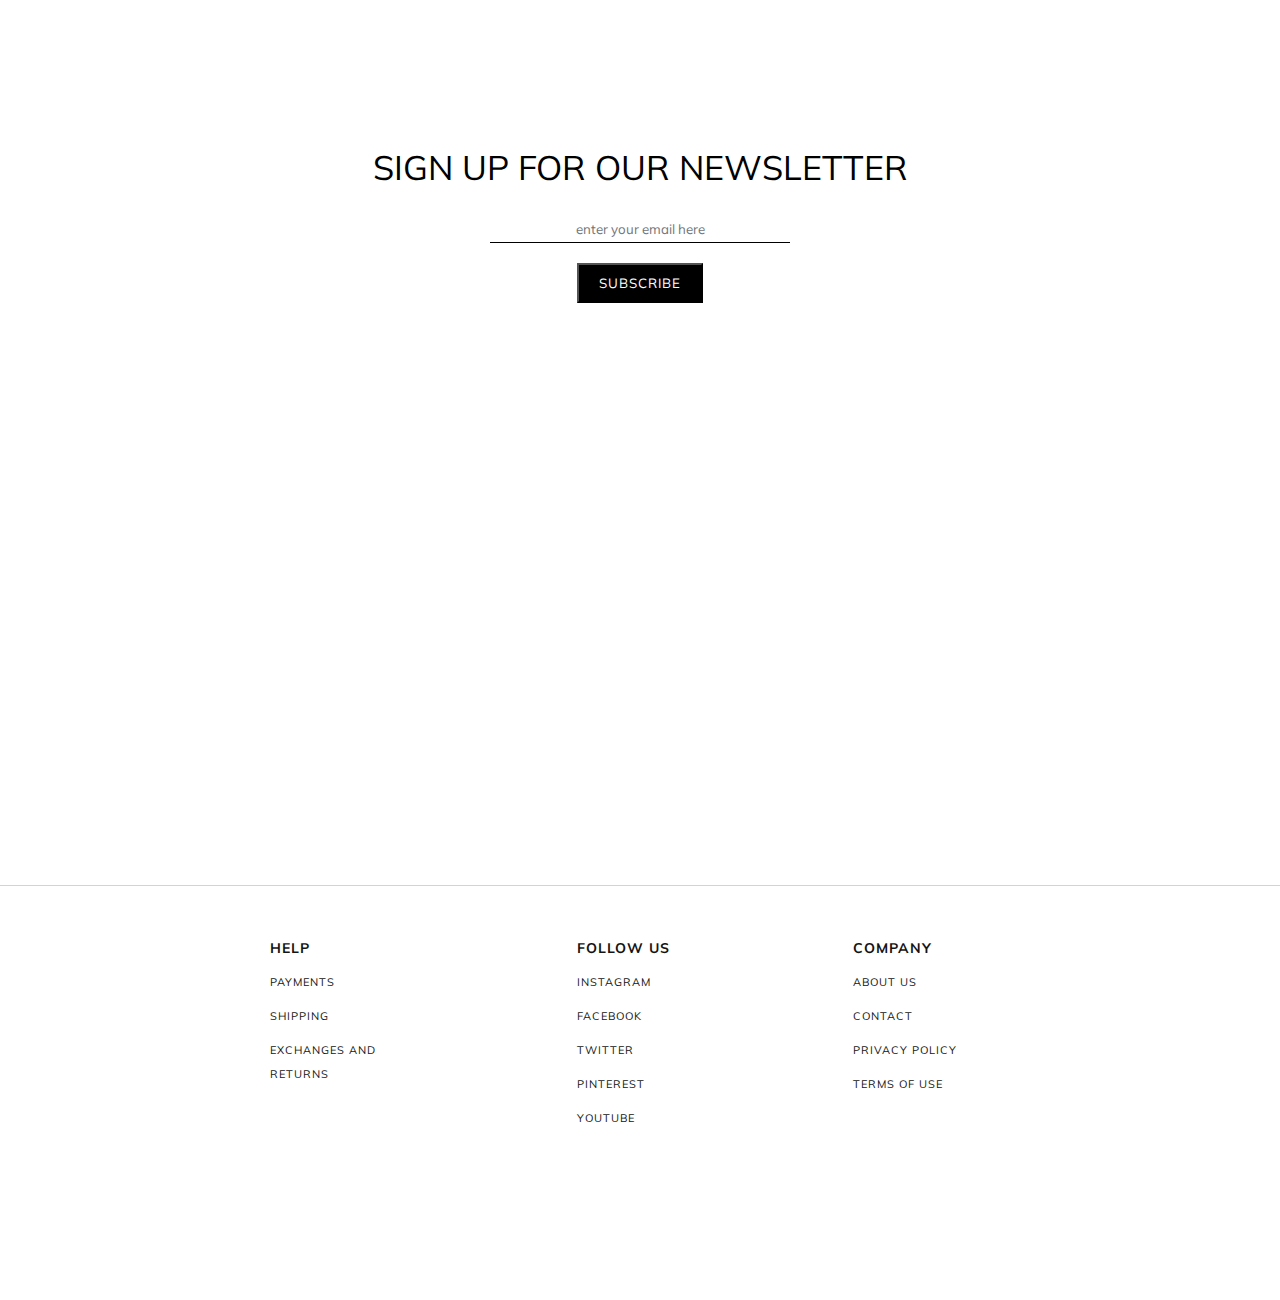
<file: sale.html>
<!DOCTYPE html>
<html lang="en">
<head>
    <meta charset="UTF-8">
    <meta name="viewport" content="width=device-width, initial-scale=1.0">
    <link rel="stylesheet" href="https://cdnjs.cloudflare.com/ajax/libs/font-awesome/6.4.0/css/all.min.css" integrity="sha512-iecdLmaskl7CVkqkXNQ/ZH/XLlvWZOJyj7Yy7tcenmpD1ypASozpmT/E0iPtmFIB46ZmdtAc9eNBvH0H/ZpiBw==" crossorigin="anonymous" referrerpolicy="no-referrer" />
    <link rel="preconnect" href="https://fonts.googleapis.com">
<link rel="preconnect" href="https://fonts.gstatic.com" crossorigin>
<link href="https://fonts.googleapis.com/css2?family=Mulish:wght@400;700&family=Poppins:wght@300&display=swap" rel="stylesheet">
    <link rel="stylesheet" href="./css/layout.css">
    <link rel="stylesheet" href="./css/stylesheet.css">
    <title>Sale Vera-Webflow Ecommerce HTML</title>
</head>
<body>
    <header class="fixed-top">
       <nav class="top-nav">
       <div class="left-nav">
        <button class="mobile-btn">
         <i class="fa solid fa-bars"></i>
        </button>
        <a href="#" class="logo">
            <img src="./assets/5c89caae57d74f99e771c847_vera-logo-black (1).svg" alt="Vera logo">
        </a>
    </div>
    <div class="others">
       <div class="search-box">
        <span><i class="fa-solid fa-magnifying-glass"></i></span>
        <input type="search" placeholder="SEARCH">
       </div>
       <button type="button" class="cart">0</button>
    </div>
       </nav> 
    </header>
    <div class="wrapper">
        <div class="fixed-side">
        <nav class="side-bar">
       <a href="index.html" class="nav-dropdown">collections</a>
       <a href="what's-new.html" class="nav-bold"><span class=""></span>what's new</a>
       <a href="women.html" class="nav-bold"><span class=""></span>women</a>
       <a href="dresses.html" class="nav-item"><span class=""></span>dresses</a>
       <a href="t-shirts.html" class="nav-item"><span class=""></span>t-shirts</a>
       <a href="jeans.html" class="nav-item"><span class=""></span>jeans</a>
       <a href="pants.html" class="nav-item"><span class=""></span>pants</a>
       <a href="sale.html" class="nav-bold mt"><span class="active"></span>sale</a>
        </nav>
        </div>
          <main class="content">
            <section class="grid">
                  <div class="product">
                        <a href="#" class="product-img" style="background-image: url(./assets_women/eighth.jpg);">
                              <span class="badge-wide">best seller</span>   
                              <span class="badge-sale">sale</span>
                        </a>
                  </div>
                  <div class="product">
                        <a href="#" class="product-img" style="background-image: url(./assets_sale/5ca5098554668b09f6b00a0a_ww1\ \(3\).jpg);">
                              <span class="badge">sale</span>
                        </a>
                        <div class="product-details">
                              <a href="#" class="product-title">Floral Print Dress</a>
                              <span>285.00 USD</span>
                        </div>
                  </div>
                  <div class="product">
                        <a href="#" class="product-img" style="background-image: url(./assets_women/third.jpg);">
                              <span class="badge-wide">best seller</span>   
                              <span class="badge-sale">sale</span>
                        </a>
                        <div class="product-details">
                              <a href="#" class="product-title">Jeans In Dark Blue</a>
                              <span>$29.90 USD</span>
                        </div>
                  </div>
                  
      
            </section>
          </main>
          <section class="news-letter">
           <h2>sign up for our newsletter</h2>
           <form>
            <input type="email" placeholder="enter your email here" class="form-email">
            <input type="submit" value="SUBSCRIBE" class="form-btn"/>
           </form>
          </section>
          <footer class="footer">
          <div class="footer-menu help">
           <h4 class="footer-title">help</h4>
           <div class="footer-links">
           <a href="#" class="footer-item">payments</a>
           <a href="#" class="footer-item">shipping</a>
           <a href="#" class="footer-item">exchanges and returns</a>
           </div>
        </div>
        <div class="footer-menu follow-us">
           <h4 class="footer-title">follow us</h4>
           <div class="footer-links">
           <a href="#" class="footer-item">instagram</a>
           <a href="#" class="footer-item">facebook</a>
           <a href="#" class="footer-item">twitter</a>
           <a href="#" class="footer-item">pinterest</a>
           <a href="#" class="footer-item">youtube</a>
           </div>
        </div>
        <div class="footer-menu">
         <h4 class="footer-title">company</h4>
         <div class="footer-links">
          <a href="#" class="footer-item">about us</a>
          <a href="#" class="footer-item">contact</a>
          <a href="#" class="footer-item">privacy policy</a>
          <a href="#" class="footer-item">terms of use</a>
         </div>
        </div>
          </footer>
        </main>
    </div>
</body>
</html>
</file>
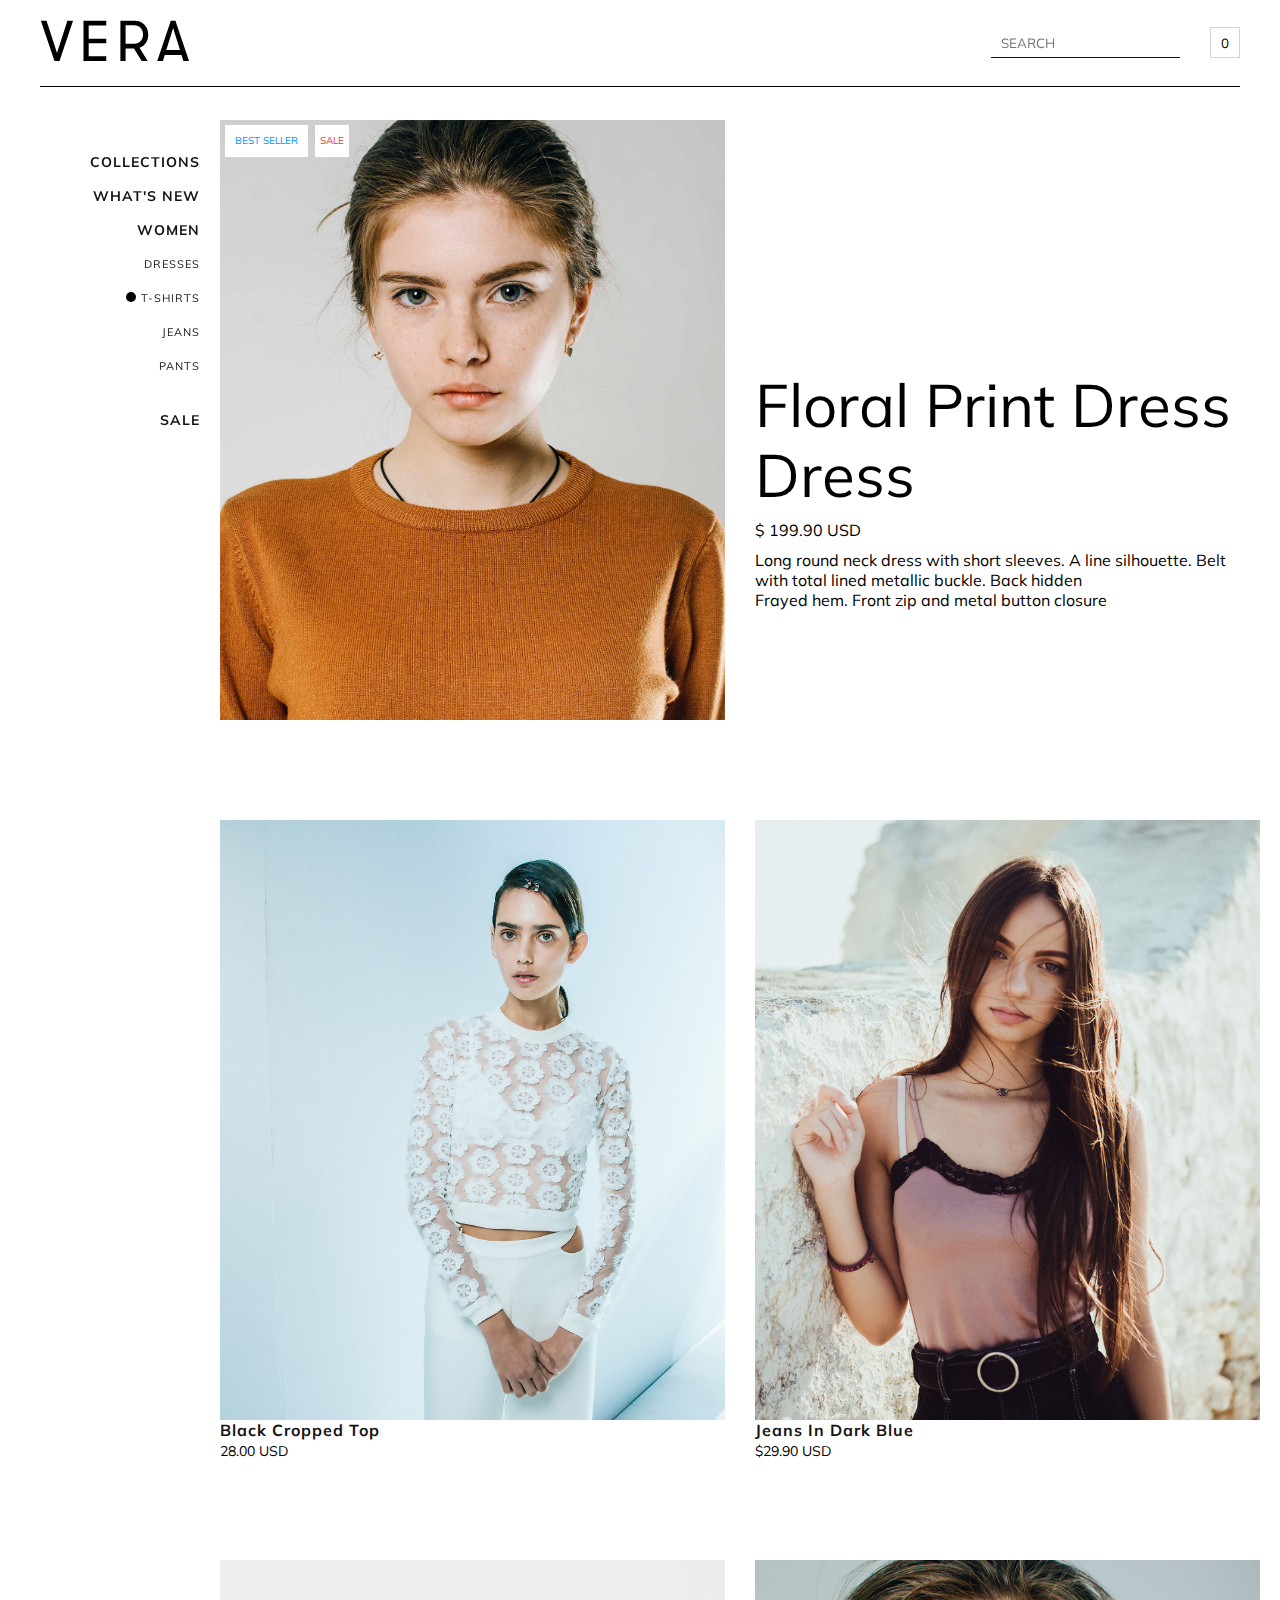
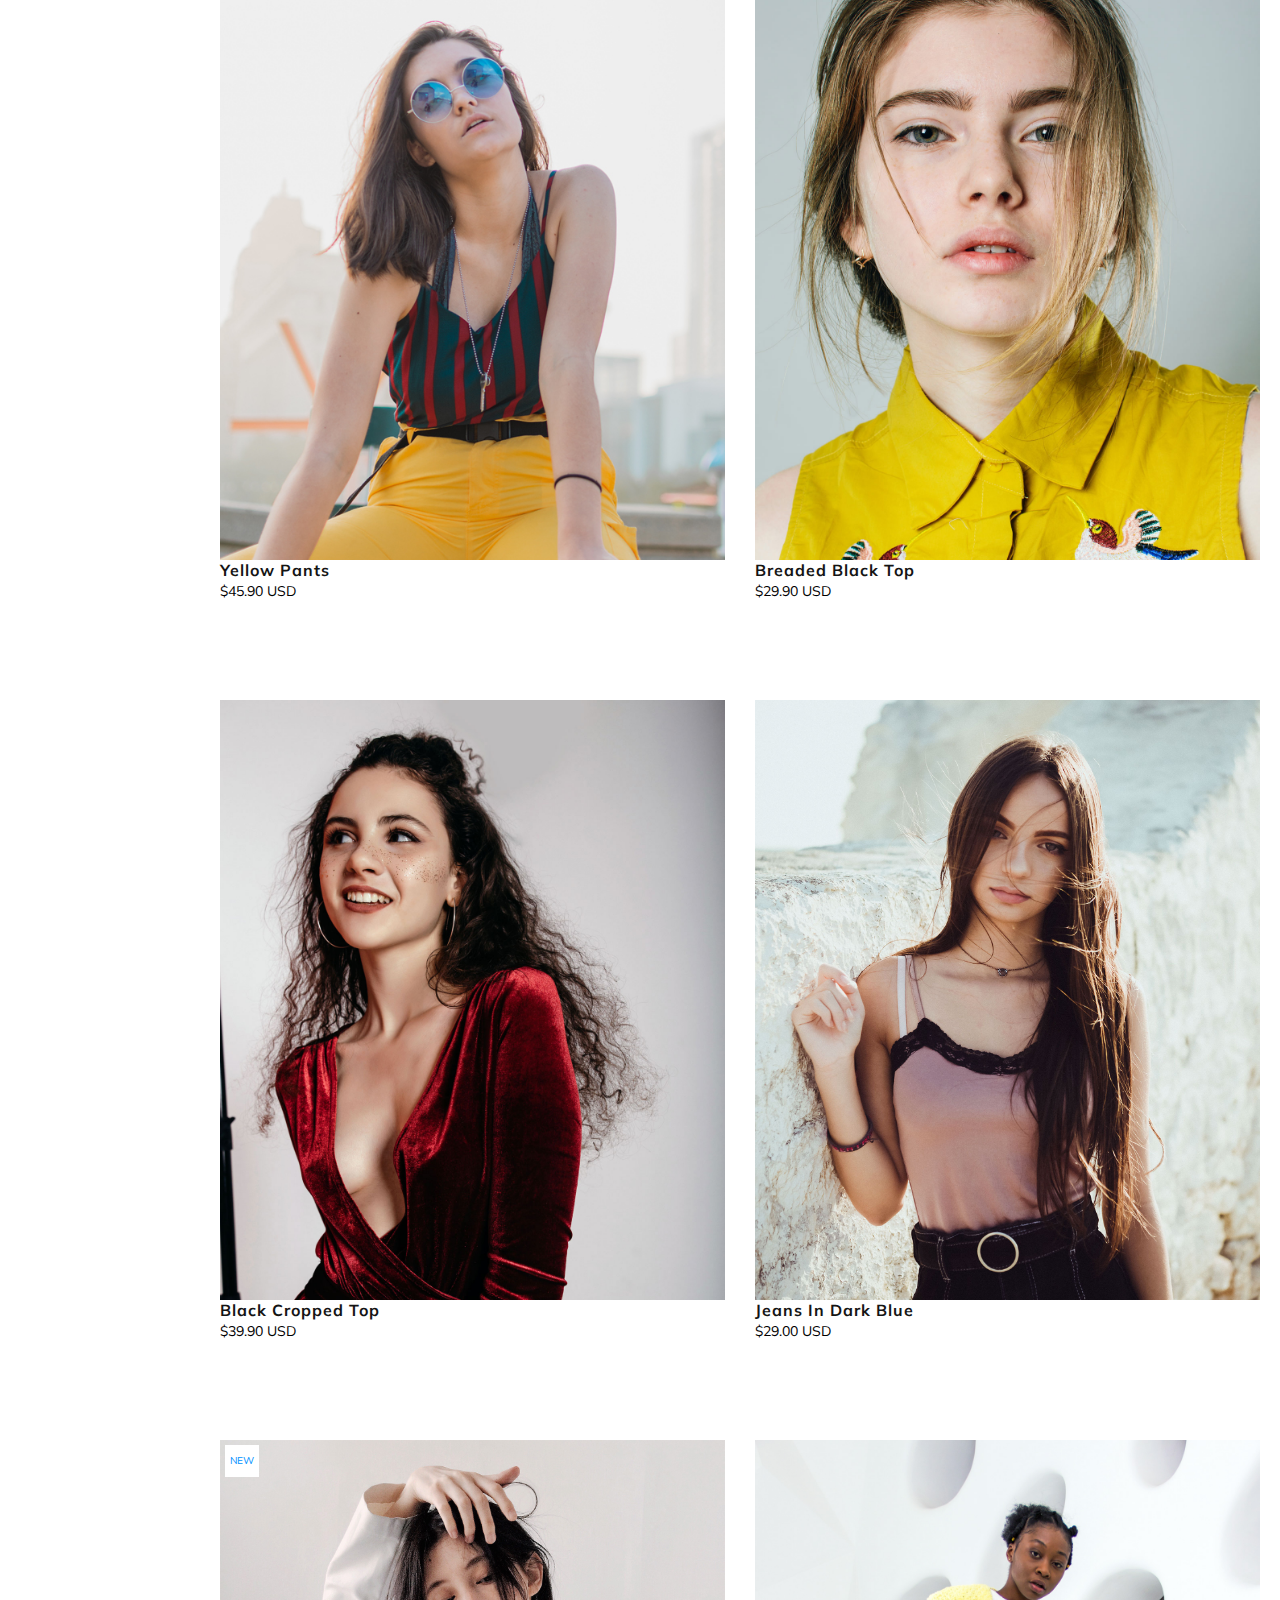
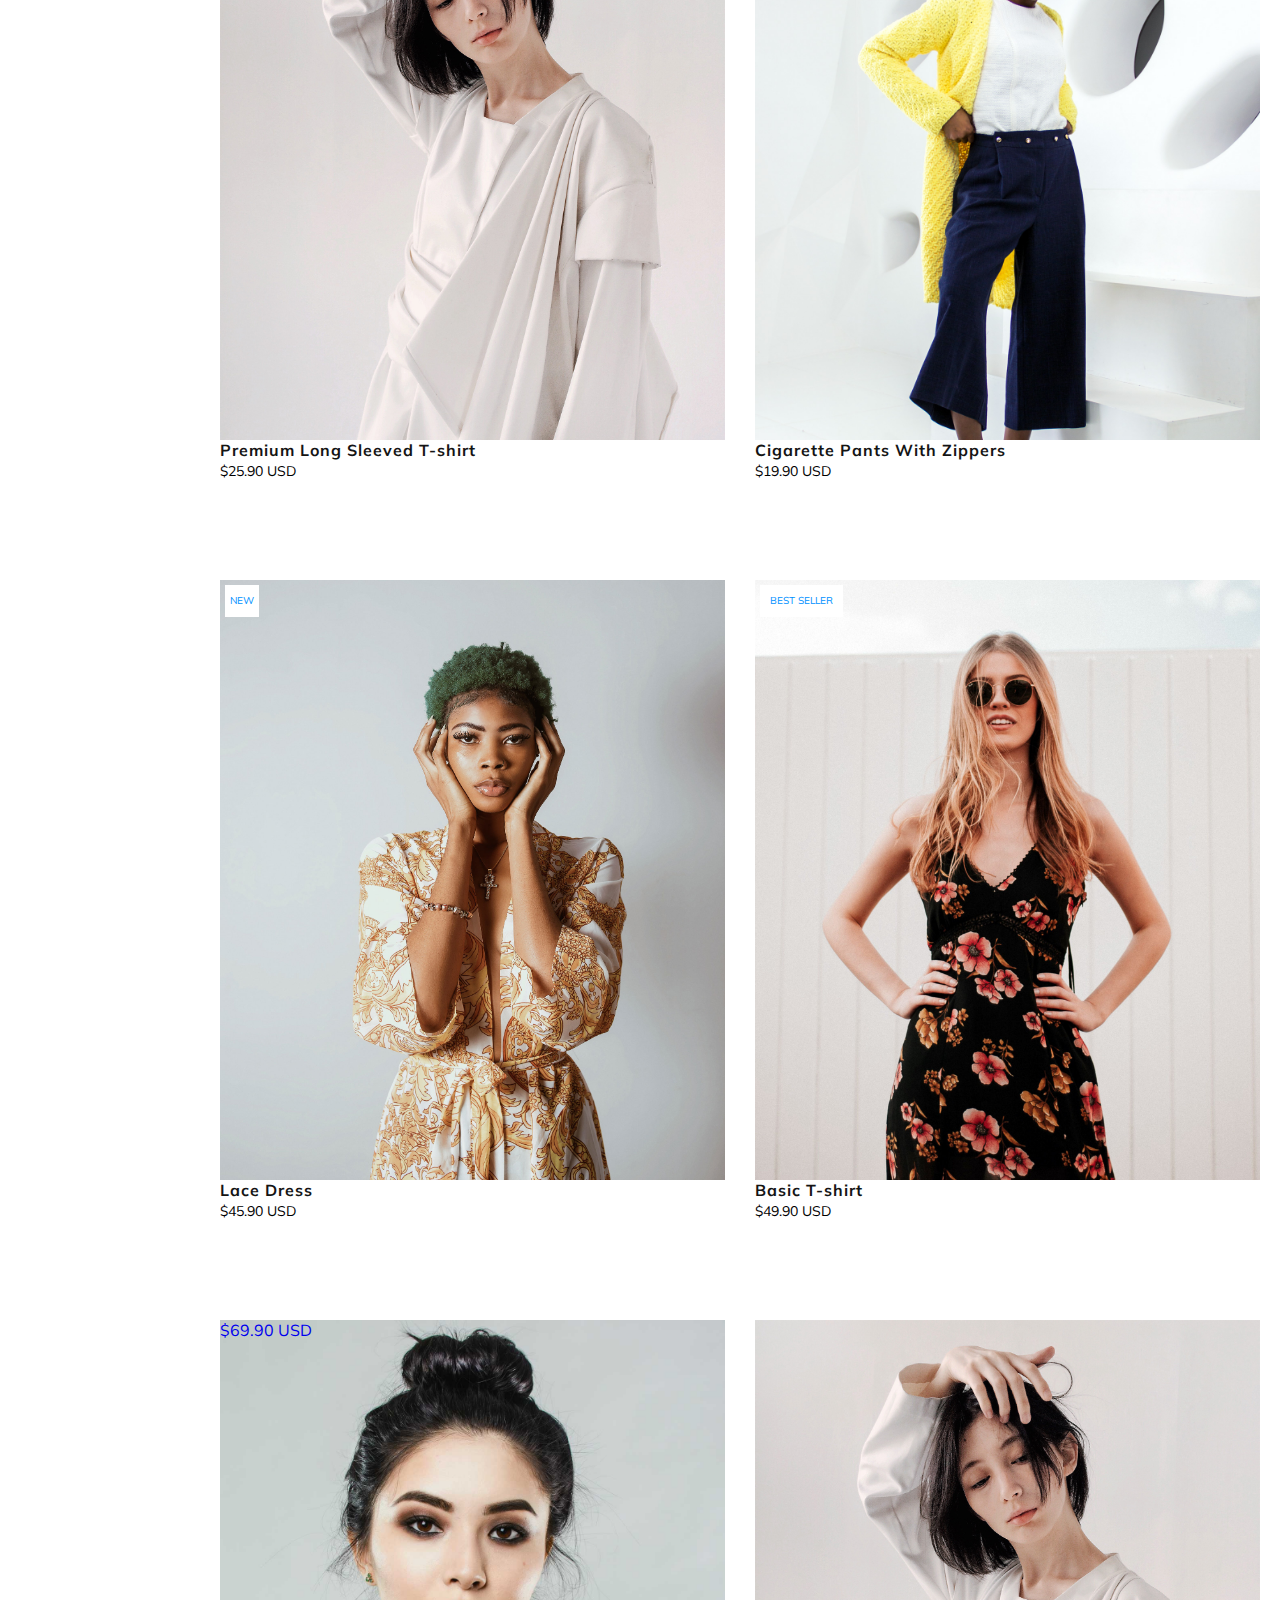
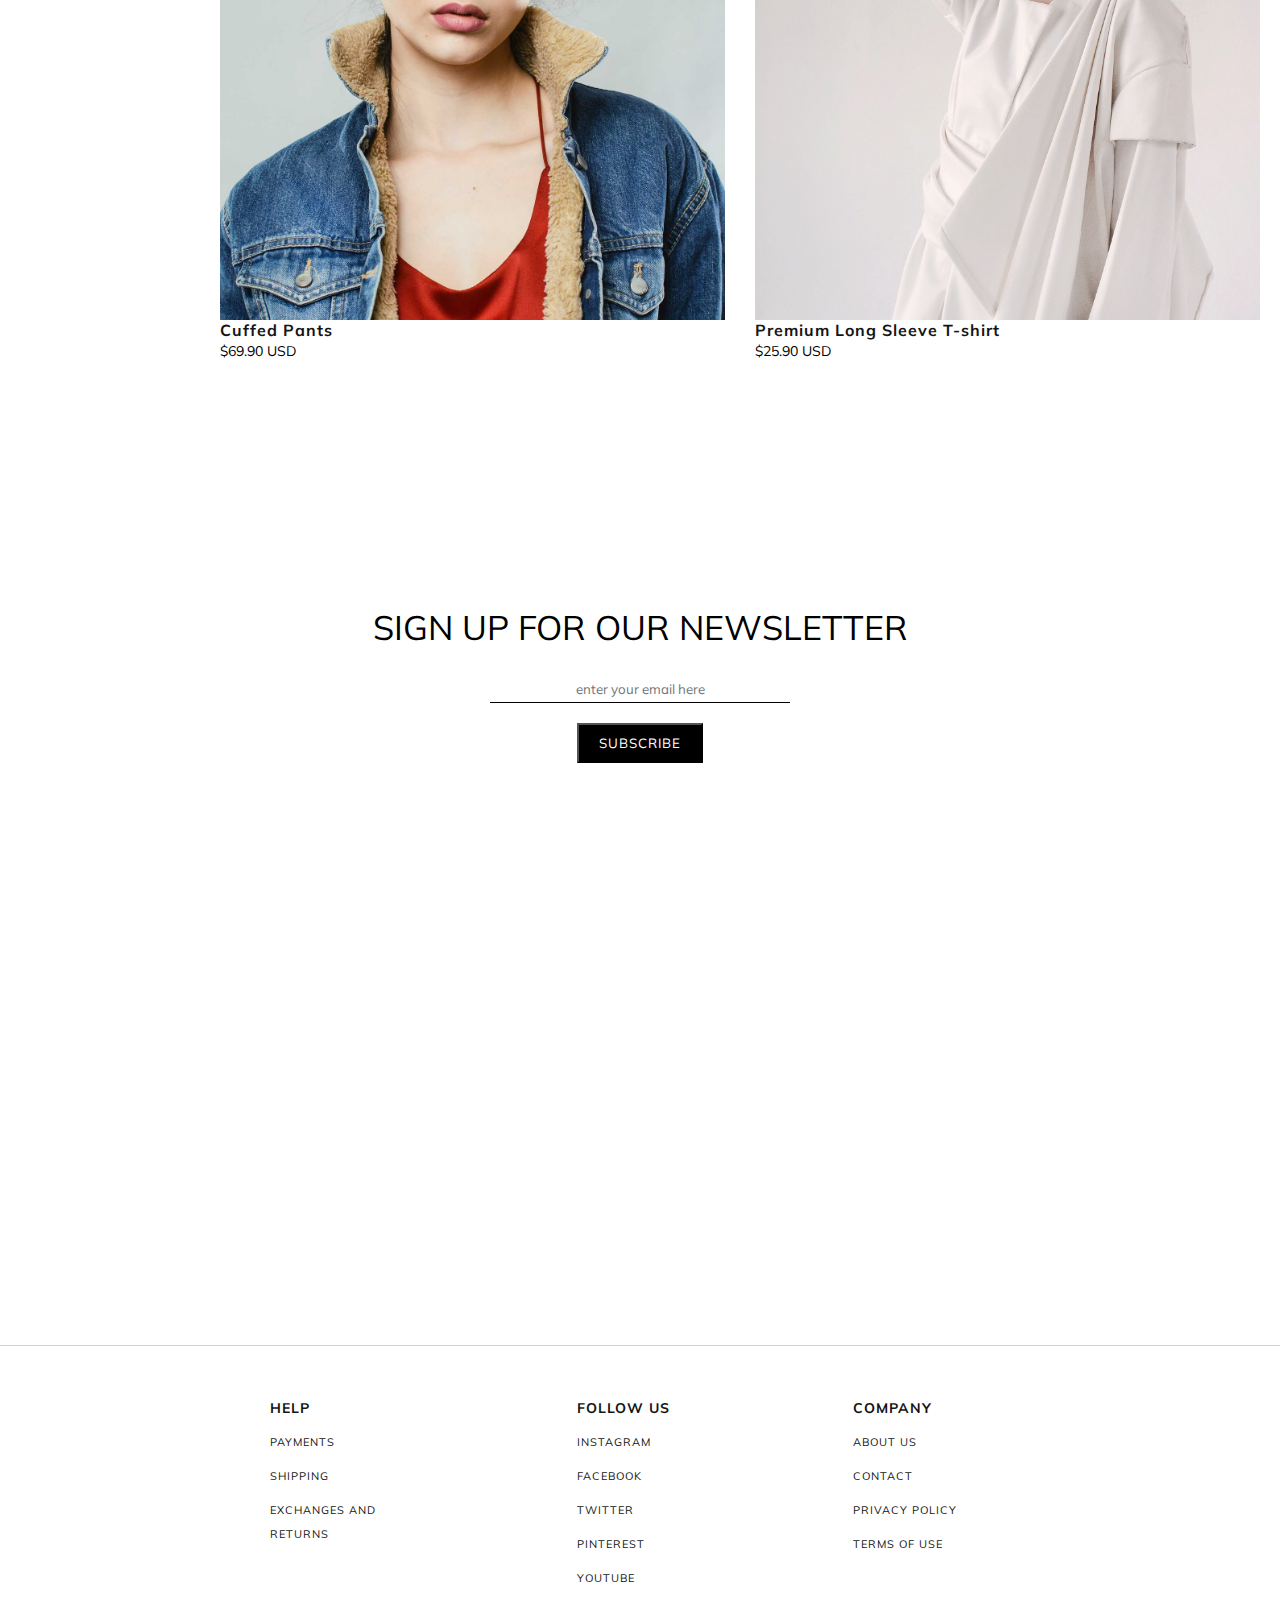
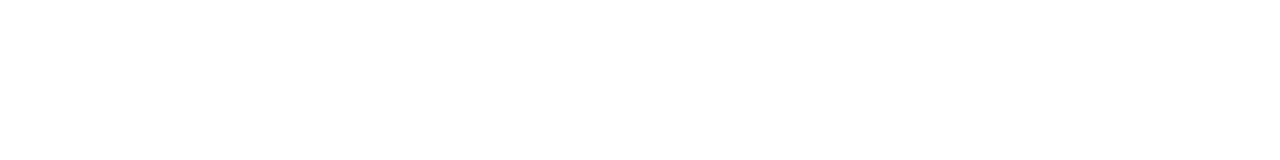
<file: t-shirts.html>
<!DOCTYPE html>
<html lang="en">
<head>
    <meta charset="UTF-8">
    <meta name="viewport" content="width=device-width, initial-scale=1.0">
    <link rel="stylesheet" href="https://cdnjs.cloudflare.com/ajax/libs/font-awesome/6.4.0/css/all.min.css" integrity="sha512-iecdLmaskl7CVkqkXNQ/ZH/XLlvWZOJyj7Yy7tcenmpD1ypASozpmT/E0iPtmFIB46ZmdtAc9eNBvH0H/ZpiBw==" crossorigin="anonymous" referrerpolicy="no-referrer" />
    <link rel="preconnect" href="https://fonts.googleapis.com">
<link rel="preconnect" href="https://fonts.gstatic.com" crossorigin>
<link href="https://fonts.googleapis.com/css2?family=Mulish:wght@400;700&family=Poppins:wght@300&display=swap" rel="stylesheet">
    <link rel="stylesheet" href="./css/layout.css">
    <link rel="stylesheet" href="./css/stylesheet.css">
    <title> T-Shirts Vera-Webflow Ecommerce HTML</title>
</head>
<body>
    <header class="fixed-top">
       <nav class="top-nav">
       <div class="left-nav">
        <button class="mobile-btn">
         <i class="fa solid fa-bars"></i>
        </button>
        <a href="#" class="logo">
            <img src="./assets/5c89caae57d74f99e771c847_vera-logo-black (1).svg" alt="Vera logo">
        </a>
    </div>
    <div class="others">
       <div class="search-box">
        <span><i class="fa-solid fa-magnifying-glass"></i></span>
        <input type="search" placeholder="SEARCH">
       </div>
       <button type="button" class="cart">0</button>
    </div>
       </nav> 
    </header>
    <div class="wrapper">
        <div class="fixed-side">
        <nav class="side-bar">
       <a href="index.html" class="nav-dropdown">collections</a>
       <a href="what's-new.html" class="nav-bold"><span class=""></span>what's new</a>
       <a href="women.html" class="nav-bold"><span class=""></span>women</a>
       <a href="dresses.html" class="nav-item"><span class=""></span>dresses</a>
       <a href="t-shirts.html" class="nav-item"><span class="active"></span>t-shirts</a>
       <a href="jeans.html" class="nav-item"><span class=""></span>jeans</a>
       <a href="pants.html" class="nav-item"><span class=""></span>pants</a>
       <a href="sale.html" class="nav-bold mt"><span class=""></span>sale</a>
        </nav>
        </div>
          <main class="content">
            <section class="grid">
                  <div class="product">
                        <a href="#" class="product-img" style="background-image: url(./assets_t-shirts/first.jpg);">
                           <span class="badge-wide">best seller</span>   
                          <span class="badge-sale">sale</span>
                        </a>
                  </div>
                  <div class="product">
                        </a>
                        <div class="product-para">
                              <a href="#" class="product-name">Floral Print Dress Dress</a>
                              <p class="product-p">$ 199.90 USD</p>
                              <p>Long round neck dress with short sleeves. A line silhouette. Belt with total lined metallic buckle. Back hidden</p>
                              <p>Frayed hem. Front zip and metal button closure</p>
                        </div>
                  </div>
                  <div class="product">
                        <a href="#" class="product-img" style="background-image: url(./assets_dresses/fifth.jpg);">
                        </a>
                        <div class="product-details">
                              <a href="#" class="product-title">Black Cropped Top</a>
                              <span>28.00 USD</span>
                        </div>
                  </div>
                  <div class="product">
                        <a href="#" class="product-img" style="background-image: url(./assets_t-shirts/5ca5098554668b09f6b00a0a_ww1\ \(3\).jpg);">
                        </a>
                        <div class="product-details">
                              <a href="#" class="product-title">Jeans In Dark Blue</a>
                              <span>$29.90 USD</span>
                        </div>
                  </div>
                  <div class="product">
                        <a href="#" class="product-img" style="background-image: url(./assets_dresses/eleventh.jpg);">
                        </a>
                        <div class="product-details">
                              <a href="#" class="product-title">Yellow Pants</a>
                              <span>$45.90 USD</span>
                        </div>
                  </div>
                  <div class="product">
                        <a href="#" class="product-img" style="background-image: url(./assets_dresses/fourth.jpg);"></a>
                        </a>
                        <div class="product-details">
                              <a href="#" class="product-title">Breaded Black Top</a>
                              <span>$29.90 USD</span>
                        </div>
                  </div>
                  <div class="product">
                        <a href="#" class="product-img" style="background-image: url(./assets_dresses/eighth.jpg);">
                        </a>
                        <div class="product-details">
                              <a href="#" class="product-title">Black Cropped Top</a>
                              <span>$39.90 USD</span>
                        </div>
                  </div>
                  <div class="product">
                        <a href="#" class="product-img" style="background-image: url(./assets_dresses/tenth.jpg);">
                        </a>
                        <div class="product-details">
                              <a href="#" class="product-title">Jeans In Dark Blue</a>
                              <span>$29.00 USD</span>
                        </div>
                  </div>
                  <div class="product">
                        <a href="#" class="product-img" style="background-image: url(./assets_dresses/seventh.jpg);">
                              <span class="badge">new</span>
                        
                        </a>
                        <div class="product-details">
                              <a href="#" class="product-title">Premium Long Sleeved T-shirt</a>
                              <span>$25.90 USD</span>
                        </div>
                  </div>
                  <div class="product">
                        <a href="#" class="product-img" style="background-image: url(./assets_dresses/third.jpg);">
                        </a>
                        <div class="product-details">
                              <a href="#" class="product-title">Cigarette Pants With Zippers</a>
                              <span>$19.90 USD</span>
                        </div>
                  </div>
                  <div class="product">
                        <a href="#" class="product-img" style="background-image: url(./assets_dresses/second.jpg);">
                              <span class="badge">new</span>
                        
                        </a>
                        <div class="product-details">
                              <a href="#" class="product-title">Lace Dress</a>
                              <span>$45.90 USD</span>
                        </div>
                  </div>
                    <div class="product">
                        <a href="#" class="product-img" style="background-image: url(./assets_dresses/sixth.jpg);">
                              <span class="badge-wide">best seller
                              </span>
                        
                        </a>
                        <div class="product-details">
                              <a href="#" class="product-title">Basic T-shirt</a>
                              <span>$49.90 USD</span>
                        </div>
                  </div>
                    <div class="product">
                        <a href="#" class="product-img" style="background-image: url(./assets_t-shirts/5ca500deb1119cda6c12af91_ff1\ \(3\).jpg);">
                              <span>$69.90 USD</span>
                        
                        </a>
                        <div class="product-details">
                              <a href="#" class="product-title">Cuffed Pants</a>
                              <span>$69.90 USD</span>
                        </div>
                  </div>
                    
                    <div class="product">
                        <a href="#" class="product-img" style="background-image: url(./assets_t-shirts/5ca4e3ae30156d54fa95afd9_k1\ \(3\).jpg);">
                        
                        </a>
                        <div class="product-details">
                              <a href="#" class="product-title">Premium Long Sleeve T-shirt</a>
                              <span>$25.90 USD</span>
                        </div>
                      </div>
      
            </section>
          </main>
          <section class="news-letter">
           <h2>sign up for our newsletter</h2>
           <form>
            <input type="email" placeholder="enter your email here" class="form-email">
            <input type="submit" value="SUBSCRIBE" class="form-btn"/>
           </form>
          </section>
          <footer class="footer">
          <div class="footer-menu help">
           <h4 class="footer-title">help</h4>
           <div class="footer-links">
           <a href="#" class="footer-item">payments</a>
           <a href="#" class="footer-item">shipping</a>
           <a href="#" class="footer-item">exchanges and returns</a>
           </div>
        </div>
        <div class="footer-menu follow-us">
           <h4 class="footer-title">follow us</h4>
           <div class="footer-links">
           <a href="#" class="footer-item">instagram</a>
           <a href="#" class="footer-item">facebook</a>
           <a href="#" class="footer-item">twitter</a>
           <a href="#" class="footer-item">pinterest</a>
           <a href="#" class="footer-item">youtube</a>
           </div>
        </div>
        <div class="footer-menu">
         <h4 class="footer-title">company</h4>
         <div class="footer-links">
          <a href="#" class="footer-item">about us</a>
          <a href="#" class="footer-item">contact</a>
          <a href="#" class="footer-item">privacy policy</a>
          <a href="#" class="footer-item">terms of use</a>
         </div>
        </div>
          </footer>
        </main>
    </div>
</body>
</html>
</file>
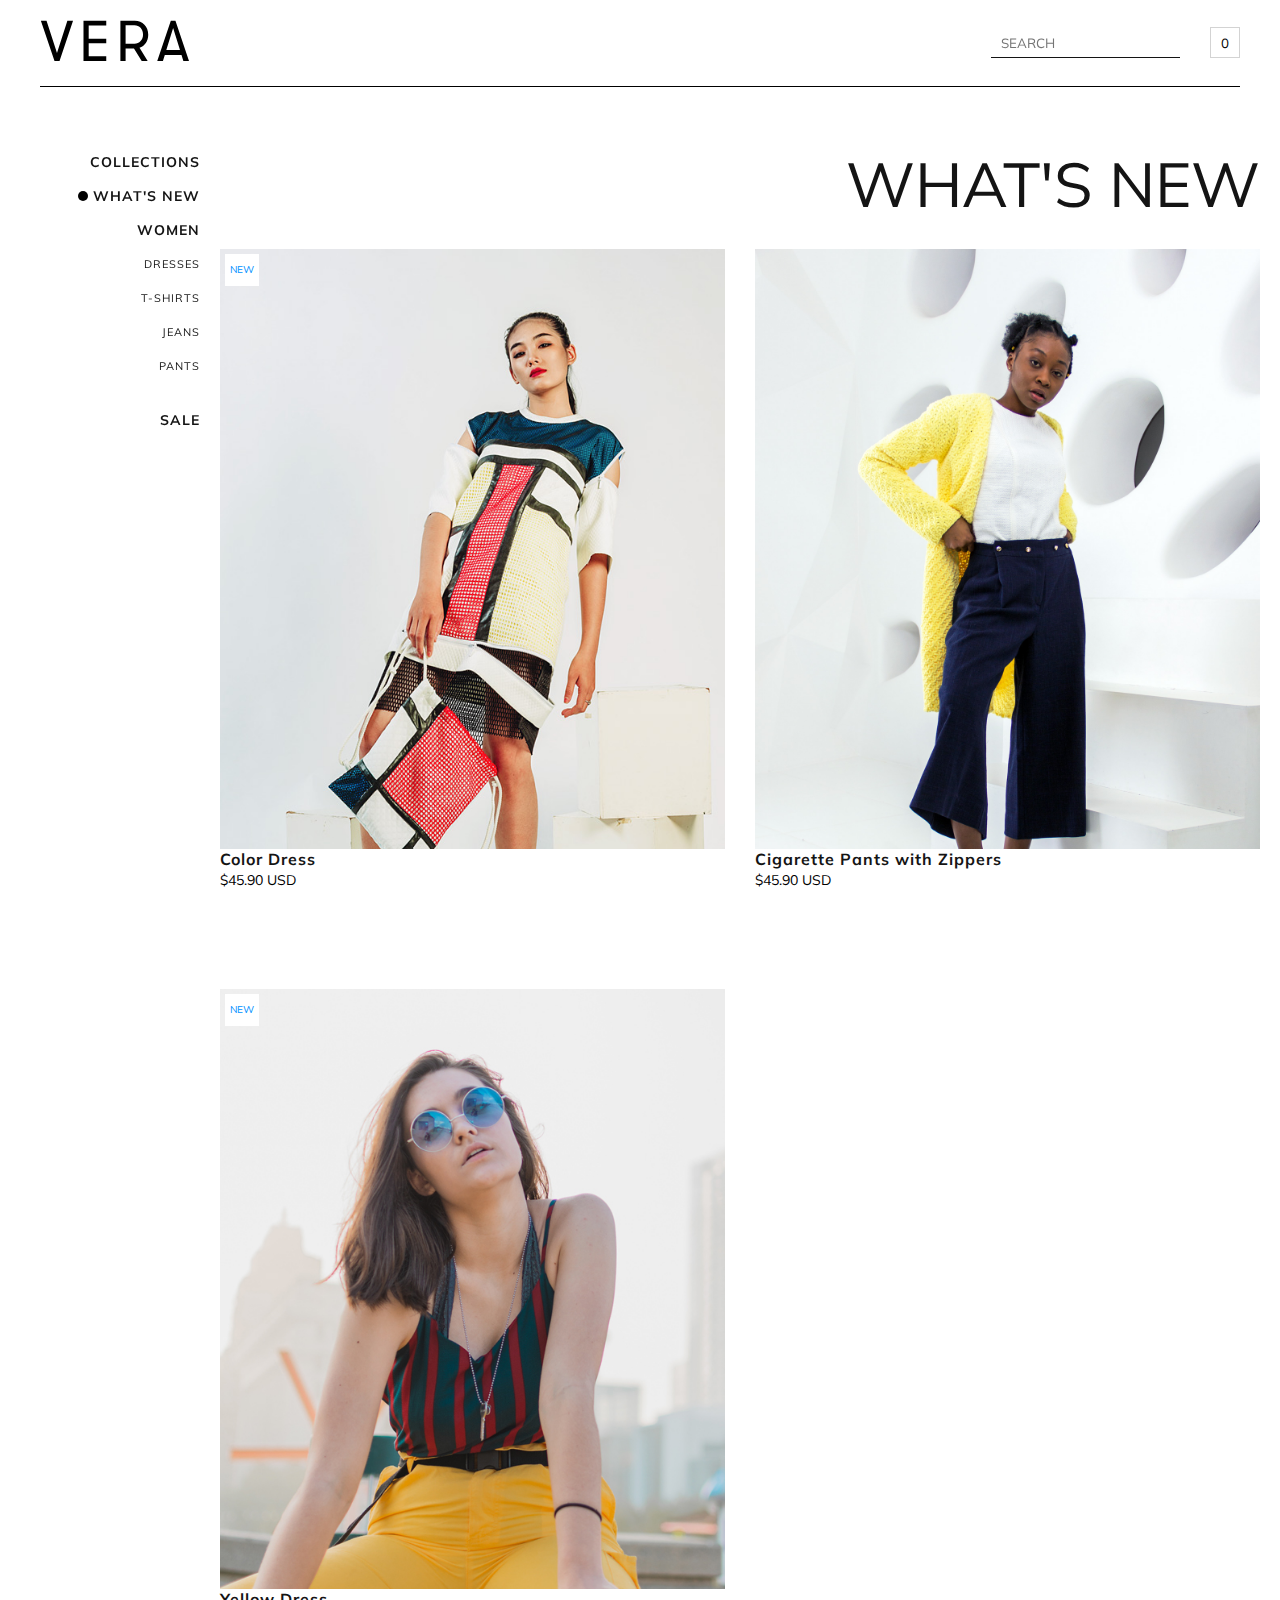
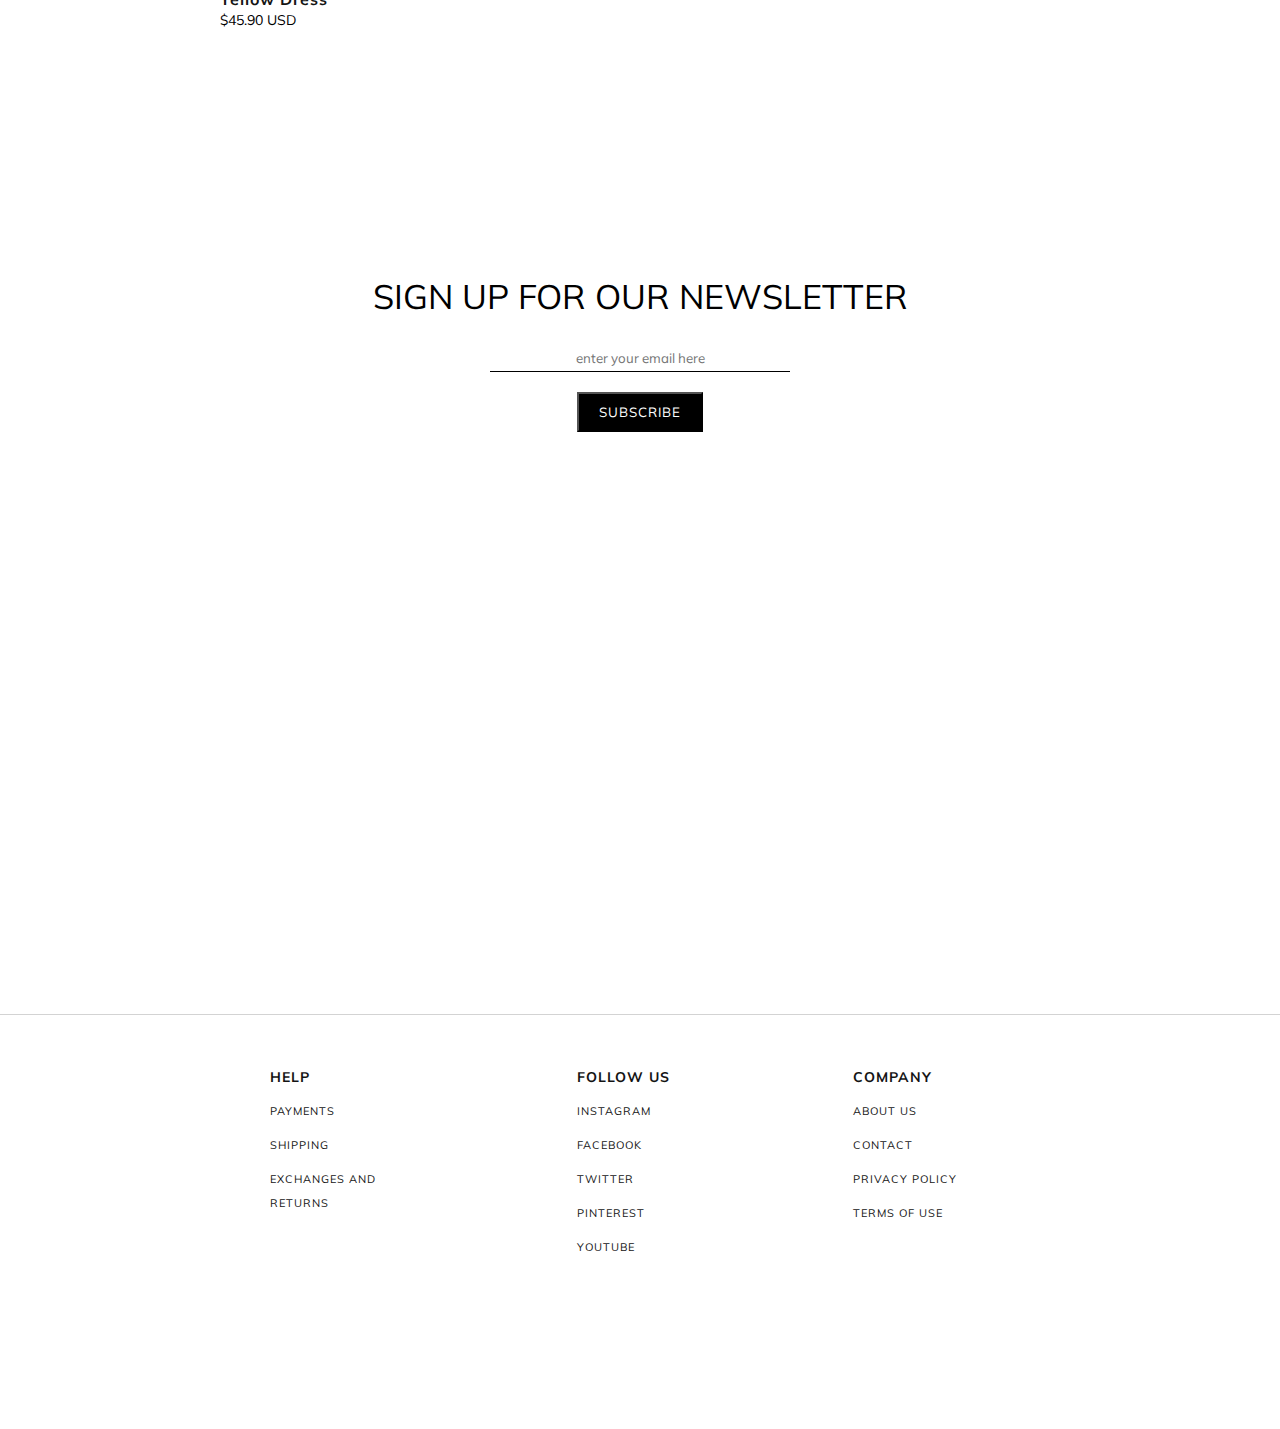
<file: what's new.html>
<!DOCTYPE html>
<html lang="en">
<head>
    <meta charset="UTF-8">
    <meta name="viewport" content="width=device-width, initial-scale=1.0">
    <link rel="stylesheet" href="https://cdnjs.cloudflare.com/ajax/libs/font-awesome/6.4.0/css/all.min.css" integrity="sha512-iecdLmaskl7CVkqkXNQ/ZH/XLlvWZOJyj7Yy7tcenmpD1ypASozpmT/E0iPtmFIB46ZmdtAc9eNBvH0H/ZpiBw==" crossorigin="anonymous" referrerpolicy="no-referrer" />
    <link rel="preconnect" href="https://fonts.googleapis.com">
<link rel="preconnect" href="https://fonts.gstatic.com" crossorigin>
<link href="https://fonts.googleapis.com/css2?family=Mulish:wght@400;700&family=Poppins:wght@300&display=swap" rel="stylesheet">
    <link rel="stylesheet" href="./css/layout.css">
    <link rel="stylesheet" href="./css/stylesheet.css">
    <title> What's-New Vera-Webflow Ecommerce HTML</title>
</head>
<body>
    <header class="fixed-top">
       <nav class="top-nav">
       <div class="left-nav">
        <button class="mobile-btn">
         <i class="fa solid fa-bars"></i>
        </button>
        <a href="#" class="logo">
            <img src="./assets/5c89caae57d74f99e771c847_vera-logo-black (1).svg" alt="Vera logo">
        </a>
    </div>
    <div class="others">
       <div class="search-box">
        <span><i class="fa-solid fa-magnifying-glass"></i></span>
        <input type="search" placeholder="SEARCH">
       </div>
       <button type="button" class="cart">0</button>
    </div>
       </nav> 
    </header>
    <div class="wrapper">
        <div class="fixed-side">
        <nav class="side-bar">
       <a href="index.html" class="nav-dropdown">collections</a>
       <a href="what's-new.html" class="nav-bold"><span class="active"></span>what's new</a>
       <a href="women.html" class="nav-bold"><span class=""></span>women</a>
       <a href="dresses.html" class="nav-item"><span class=""></span>dresses</a>
       <a href="t-shirts.html" class="nav-item"><span class=""></span>t-shirts</a>
       <a href="jeans.html" class="nav-item"><span class=""></span>jeans</a>
       <a href="pants.html" class="nav-item"><span class=""></span>pants</a>
       <a href="sale.html" class="nav-bold mt"><span class=""></span>sale</a>
        </nav>
        </div>
          <main class="content">
            <h1>WHAT'S NEW</h1>
            <section class="grid">
                  <div class="product">
                        <a href="#" class="product-img" style="background-image: url(./assets_women/fourth.jpg);">
                              <span class="badge">new</span>
                        
                        </a>
                        <div class="product-details">
                              <a href="#" class="product-title">Color Dress</a>
                              <span>$45.90 USD</span>
                        </div>
                  </div>
                  <div class="product">
                        <a href="#" class="product-img" style="background-image: url(./assets_women/ninth.jpg);">
                        
                        </a>
                        <div class="product-details">
                              <a href="#" class="product-title">Cigarette Pants with Zippers</a>
                              <span>$45.90 USD</span>
                        </div>
                  </div>
                  <div class="product">
                        <a href="#" class="product-img" style="background-image: url(./assets_women/fifth.jpg);">
                             
                              <span class="badge">new</span>
                        </a>
                        <div class="product-details">
                              <a href="#" class="product-title">Yellow Dress</a>
                              <span>$45.90 USD</span>
                        </div>
                  </div>
                  
      
            </section>
          </main>
          <section class="news-letter">
           <h2>sign up for our newsletter</h2>
           <form>
            <input type="email" placeholder="enter your email here" class="form-email">
            <input type="submit" value="SUBSCRIBE" class="form-btn"/>
           </form>
          </section>
          <footer class="footer">
          <div class="footer-menu help">
           <h4 class="footer-title">help</h4>
           <div class="footer-links">
           <a href="#" class="footer-item">payments</a>
           <a href="#" class="footer-item">shipping</a>
           <a href="#" class="footer-item">exchanges and returns</a>
           </div>
        </div>
        <div class="footer-menu follow-us">
           <h4 class="footer-title">follow us</h4>
           <div class="footer-links">
           <a href="#" class="footer-item">instagram</a>
           <a href="#" class="footer-item">facebook</a>
           <a href="#" class="footer-item">twitter</a>
           <a href="#" class="footer-item">pinterest</a>
           <a href="#" class="footer-item">youtube</a>
           </div>
        </div>
        <div class="footer-menu">
         <h4 class="footer-title">company</h4>
         <div class="footer-links">
          <a href="#" class="footer-item">about us</a>
          <a href="#" class="footer-item">contact</a>
          <a href="#" class="footer-item">privacy policy</a>
          <a href="#" class="footer-item">terms of use</a>
         </div>
        </div>
          </footer>
        </main>
    </div>
</body>
</html>
</file>
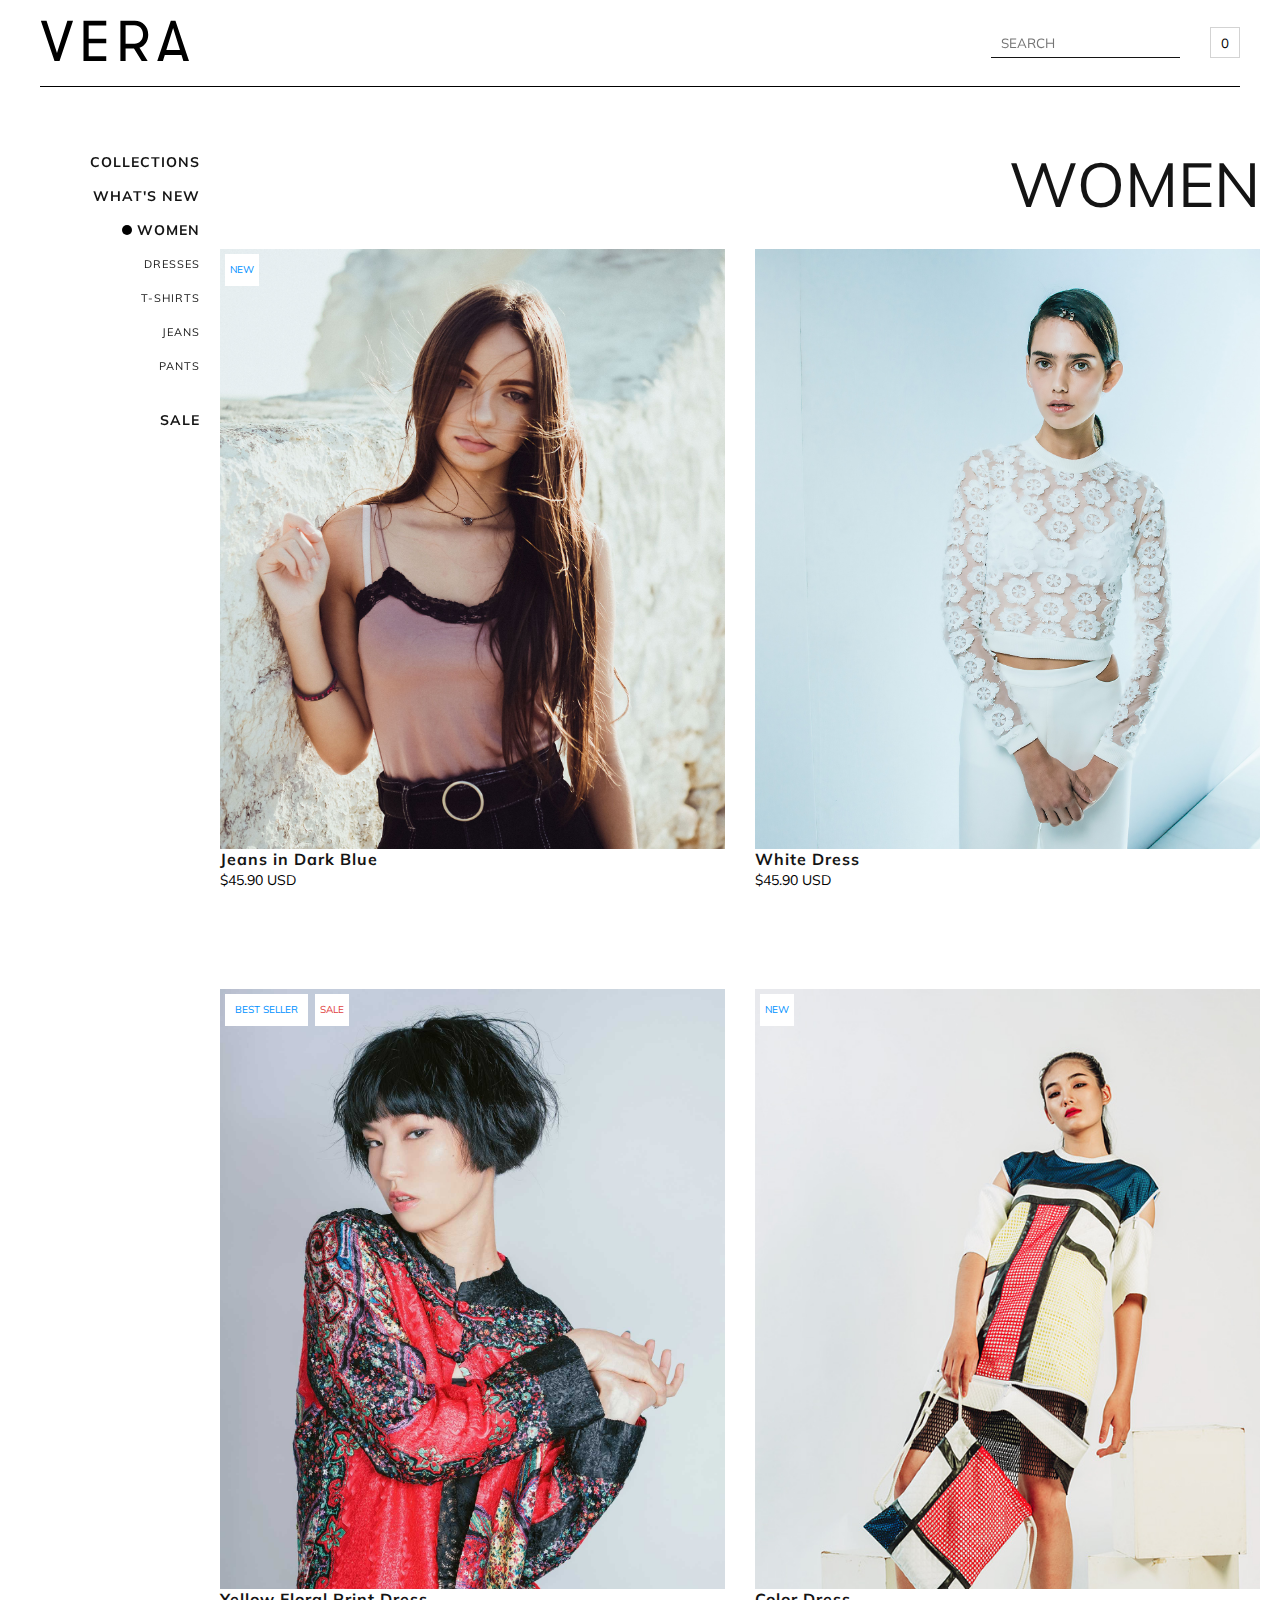
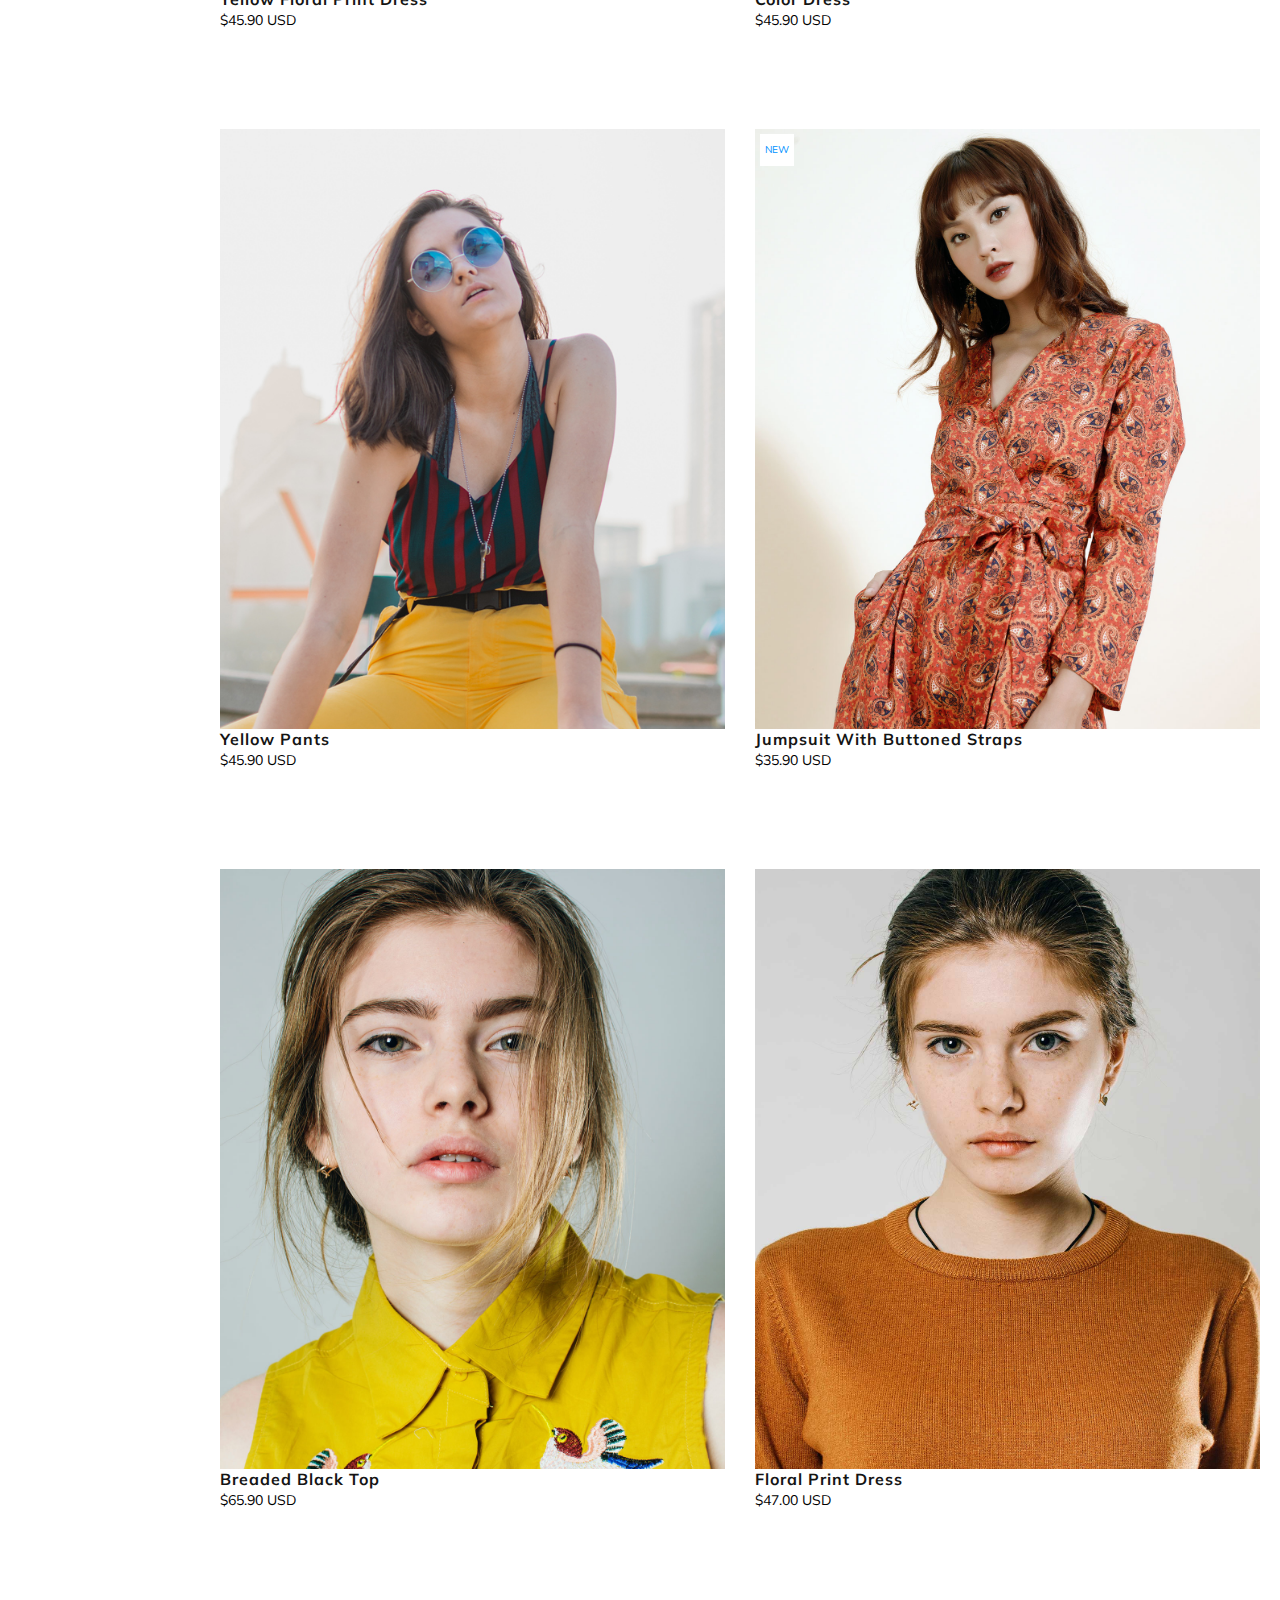
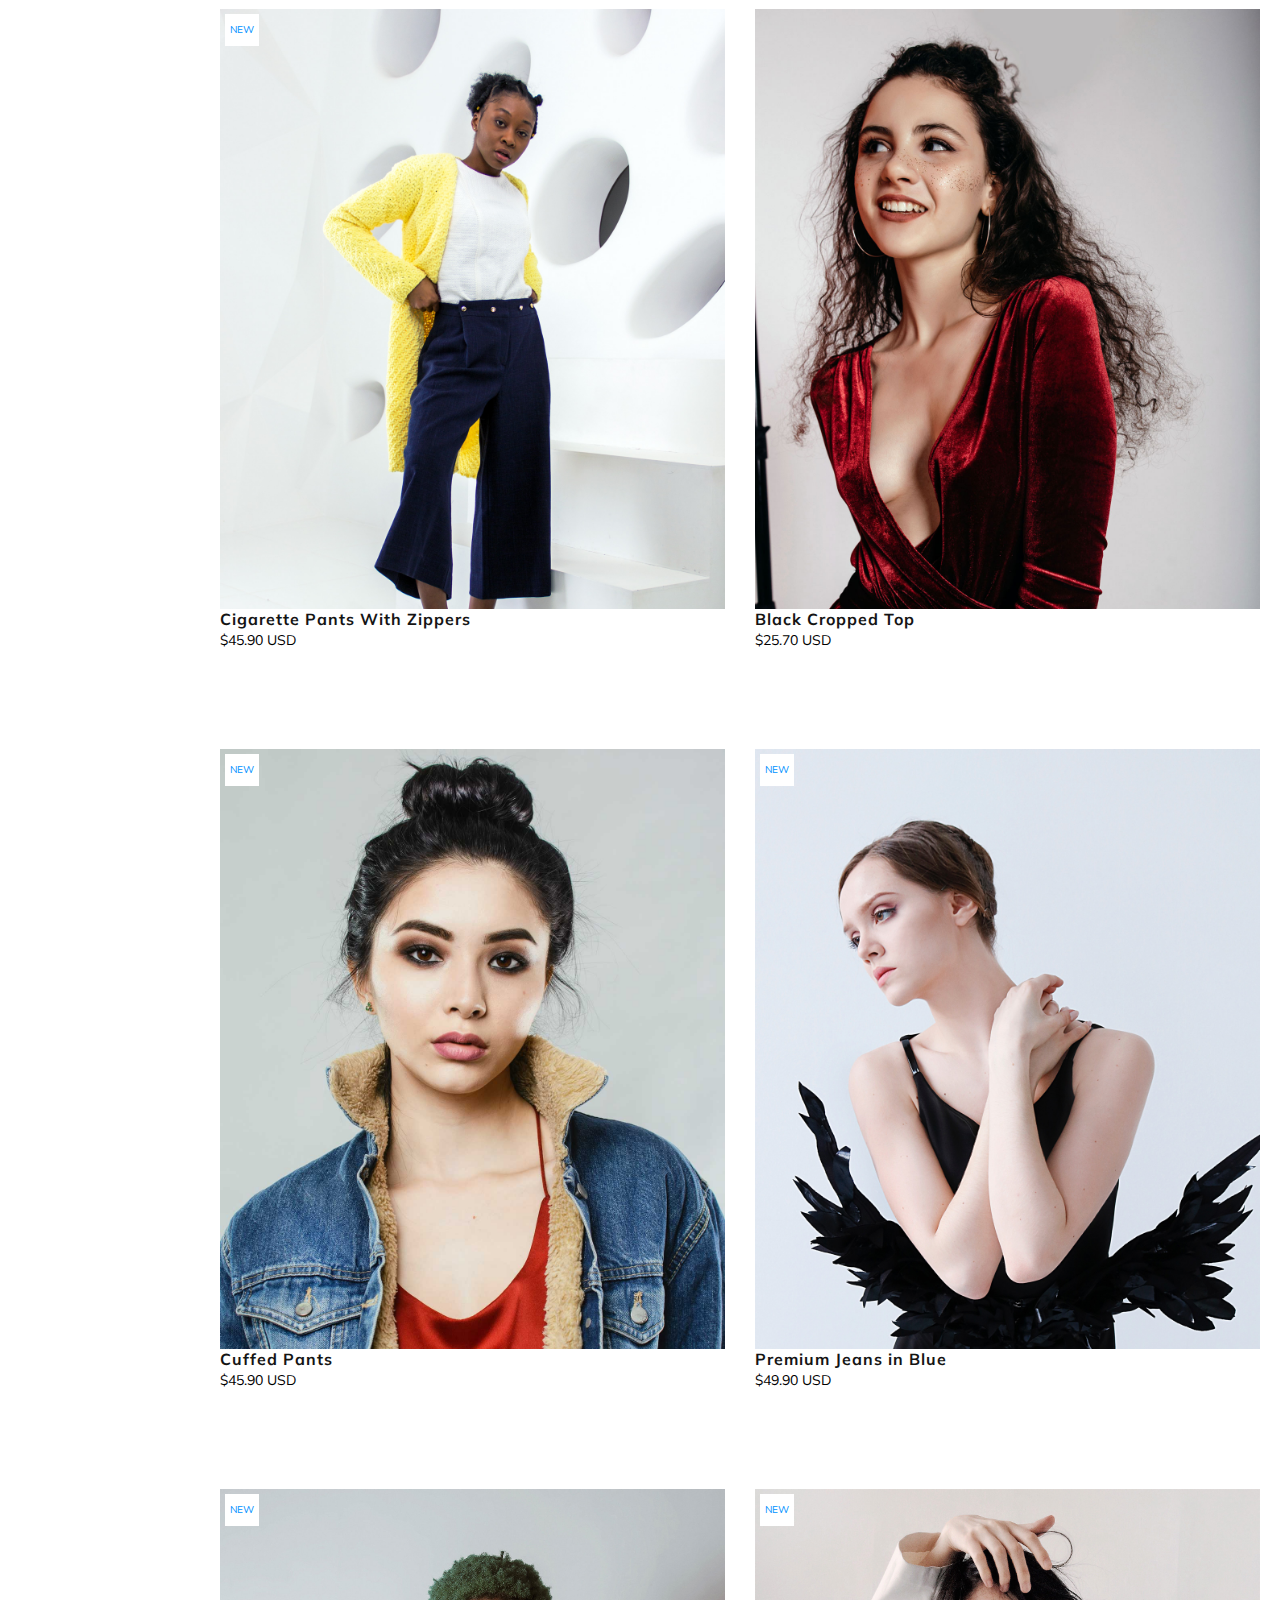
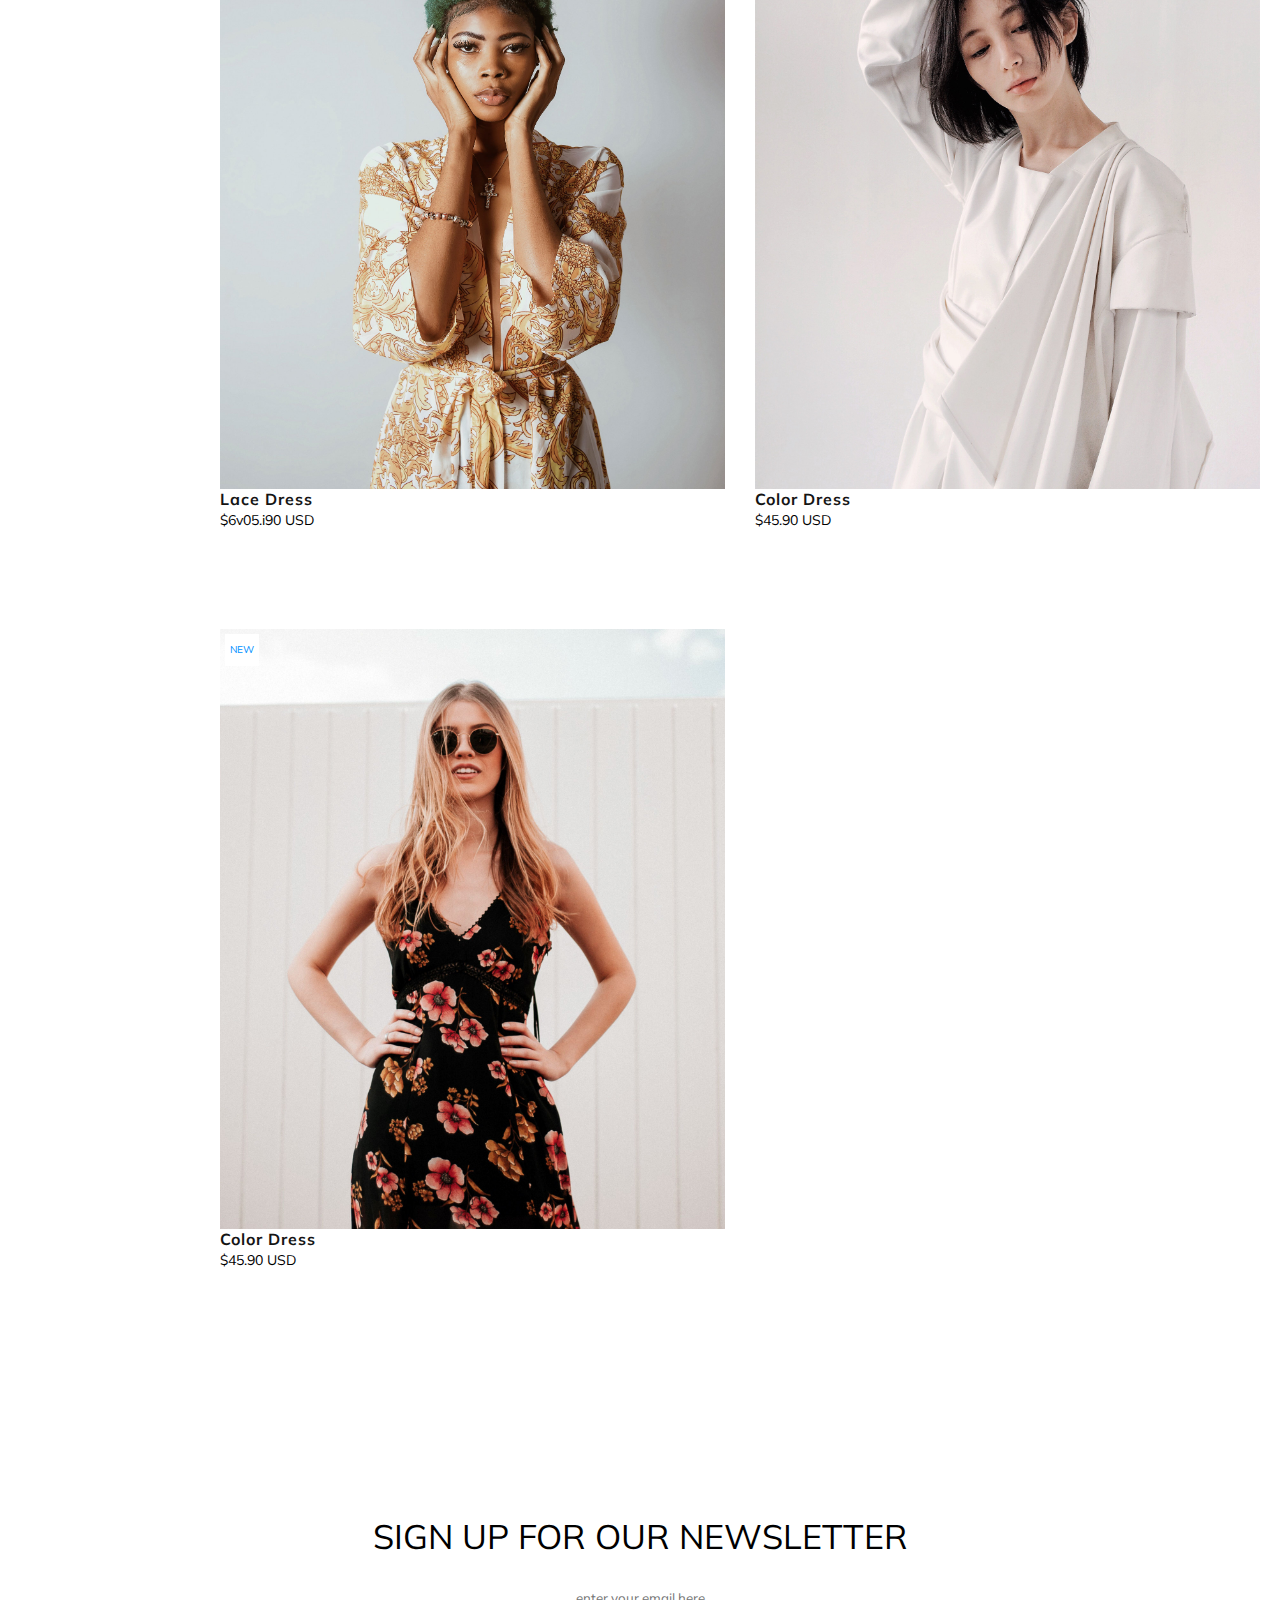
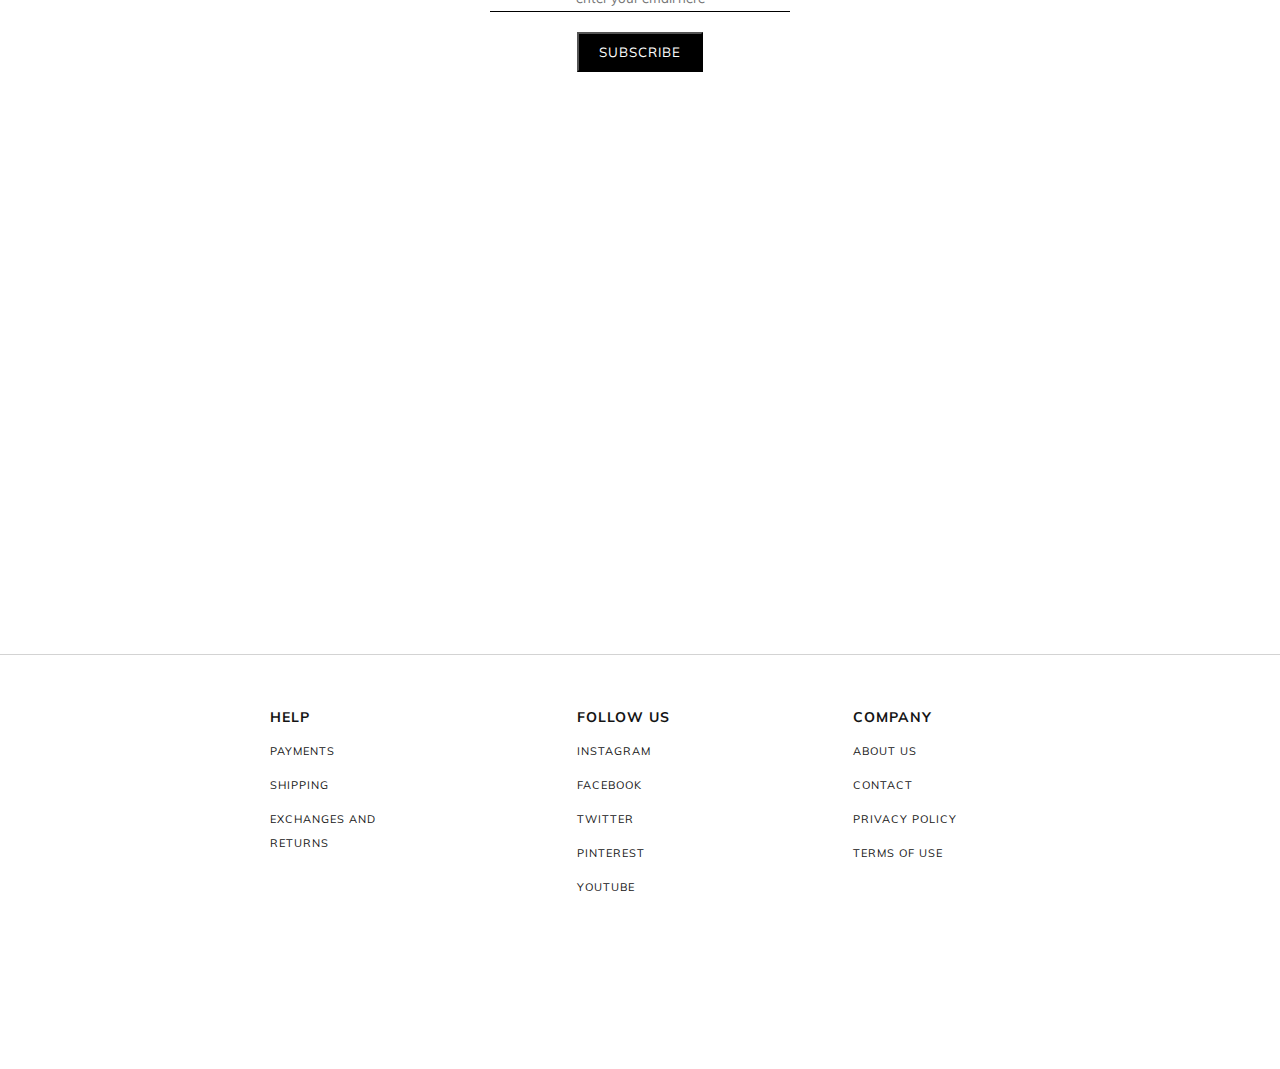
<file: women.html>
<!DOCTYPE html>
<html lang="en">
<head>
    <meta charset="UTF-8">
    <meta name="viewport" content="width=device-width, initial-scale=1.0">
    <link rel="stylesheet" href="https://cdnjs.cloudflare.com/ajax/libs/font-awesome/6.4.0/css/all.min.css" integrity="sha512-iecdLmaskl7CVkqkXNQ/ZH/XLlvWZOJyj7Yy7tcenmpD1ypASozpmT/E0iPtmFIB46ZmdtAc9eNBvH0H/ZpiBw==" crossorigin="anonymous" referrerpolicy="no-referrer" />
    <link rel="preconnect" href="https://fonts.googleapis.com">
<link rel="preconnect" href="https://fonts.gstatic.com" crossorigin>
<link href="https://fonts.googleapis.com/css2?family=Mulish:wght@400;700&family=Poppins:wght@300&display=swap" rel="stylesheet">
    <link rel="stylesheet" href="./css/layout.css">
    <link rel="stylesheet" href="./css/stylesheet.css">
    <title> Women Vera-Webflow Ecommerce HTML</title>
</head>
<body>
    <header class="fixed-top">
       <nav class="top-nav">
       <div class="left-nav">
        <button class="mobile-btn">
         <i class="fa solid fa-bars"></i>
        </button>
        <a href="#" class="logo">
            <img src="./assets/5c89caae57d74f99e771c847_vera-logo-black (1).svg" alt="Vera logo">
        </a>
    </div>
    <div class="others">
       <div class="search-box">
        <span><i class="fa-solid fa-magnifying-glass"></i></span>
        <input type="search" placeholder="SEARCH">
       </div>
       <button type="button" class="cart">0</button>
    </div>
       </nav> 
    </header>
    <div class="wrapper">
        <div class="fixed-side">
        <nav class="side-bar">
       <a href="index.html" class="nav-dropdown">collections</a>
       <a href="what's-new.html" class="nav-bold"><span class=""></span>what's new</a>
       <a href="women.html" class="nav-bold"><span class="active"></span>women</a>
       <a href="dresses.html" class="nav-item"><span class=""></span>dresses</a>
       <a href="t-shirts.html" class="nav-item"><span class=""></span>t-shirts</a>
       <a href="jeans.html" class="nav-item"><span class=""></span>jeans</a>
       <a href="pants.html" class="nav-item"><span class=""></span>pants</a>
       <a href="sale.html" class="nav-bold mt"><span class=""></span>sale</a>
        </nav>
        </div>
          <main class="content">
            <h1>women</h1>
            <section class="grid">
                  <div class="product">
                        <a href="#" class="product-img" style="background-image: url(./assets_women/first.jpg);">
                              <span class="badge">new</span>
                        
                        </a>
                        <div class="product-details">
                              <a href="#" class="product-title">Jeans in Dark Blue</a>
                              <span>$45.90 USD</span>
                        </div>
                  </div>
                  <div class="product">
                        <a href="#" class="product-img" style="background-image: url(./assets_women/second.jpg);">
                        
                        </a>
                        <div class="product-details">
                              <a href="#" class="product-title">White Dress</a>
                              <span>$45.90 USD</span>
                        </div>
                  </div>
                  <div class="product">
                        <a href="#" class="product-img" style="background-image: url(./assets_women/third.jpg);">
                             
                              <span class="badge-sale">sale</span>
                              <span class="badge-wide">best seller</span>
                        </a>
                        <div class="product-details">
                              <a href="#" class="product-title">Yellow Floral Print Dress</a>
                              <span>$45.90 USD</span>
                        </div>
                  </div>
                  <div class="product">
                        <a href="#" class="product-img" style="background-image: url(./assets_women/fourth.jpg);">
                              <span class="badge">new</span>
                        
                        </a>
                        <div class="product-details">
                              <a href="#" class="product-title">Color Dress</a>
                              <span>$45.90 USD</span>
                        </div>
                  </div>
                  <div class="product">
                        <a href="#" class="product-img" style="background-image: url(./assets_women/fifth.jpg);">
                        </a>
                        <div class="product-details">
                              <a href="#" class="product-title">Yellow Pants</a>
                              <span>$45.90 USD</span>
                        </div>
                  </div>
                  <div class="product">
                        <a href="#" class="product-img" style="background-image: url(./assets_women/sixth.jpg);">
                              <span class="badge">new</span>
                        
                        </a>
                        <div class="product-details">
                              <a href="#" class="product-title">Jumpsuit With Buttoned Straps</a>
                              <span>$35.90 USD</span>
                        </div>
                  </div>
                  <div class="product">
                        <a href="#" class="product-img" style="background-image: url(./assets_women/seventh.jpg);">
                        
                        </a>
                        <div class="product-details">
                              <a href="#" class="product-title">Breaded Black Top</a>
                              <span>$65.90 USD</span>
                        </div>
                  </div>
                  <div class="product">
                        <a href="#" class="product-img" style="background-image: url(./assets_women/eighth.jpg);">
                        </a>
                        <div class="product-details">
                              <a href="#" class="product-title">Floral Print Dress</a>
                              <span>$47.00 USD</span>
                        </div>
                  </div>
                  <div class="product">
                        <a href="#" class="product-img" style="background-image: url(./assets_women/ninth.jpg);">
                              <span class="badge">new</span>
                        
                        </a>
                        <div class="product-details">
                              <a href="#" class="product-title">Cigarette Pants With Zippers</a>
                              <span>$45.90 USD</span>
                        </div>
                  </div>
                  <div class="product">
                        <a href="#" class="product-img" style="background-image: url(./assets_women/tenth.jpg);">
                        </a>
                        <div class="product-details">
                              <a href="#" class="product-title">Black Cropped Top</a>
                              <span>$25.70 USD</span>
                        </div>
                  </div>
                  <div class="product">
                        <a href="#" class="product-img" style="background-image: url(./assets_women/eleventh.jpg);">
                              <span class="badge">new</span>
                        
                        </a>
                        <div class="product-details">
                              <a href="#" class="product-title">Cuffed Pants</a>
                              <span>$45.90 USD</span>
                        </div>
                  </div>
                  <div class="product">
                        <a href="#" class="product-img" style="background-image: url(./assets_women/twelvth.jpg);">
                              <span class="badge">new</span>
                        
                        </a>
                        <div class="product-details">
                              <a href="#" class="product-title">Premium Jeans in Blue</a>
                              <span>$49.90 USD</span>
                        </div>
                  </div>
                  <div class="product">
                        <a href="#" class="product-img" style="background-image: url(./assets_women/thirteenth.jpg);">
                              <span class="badge">new</span>
                        
                        </a>
                        <div class="product-details">
                              <a href="#" class="product-title">Lace Dress</a>
                              <span>$6v05.i90 USD</span>
                        </div>
                  </div>
                  <div class="product">
                        <a href="#" class="product-img" style="background-image: url(./assets_women/fourtheenth.jpg);">
                              <span class="badge">new</span>
                        
                        </a>
                        <div class="product-details">
                              <a href="#" class="product-title">Color Dress</a>
                              <span>$45.90 USD</span>
                        </div>
                  </div>
                  <div class="product">
                        <a href="#" class="product-img" style="background-image: url(./assets_women/fifthth.jpg);">
                              <span class="badge">new</span>
                        
                        </a>
                        <div class="product-details">
                              <a href="#" class="product-title">Color Dress</a>
                              <span>$45.90 USD</span>
                        </div>
                  </div>
      
            </section>
          </main>
          <section class="news-letter">
           <h2>sign up for our newsletter</h2>
           <form>
            <input type="email" placeholder="enter your email here" class="form-email">
            <input type="submit" value="SUBSCRIBE" class="form-btn"/>
           </form>
          </section>
          <footer class="footer">
          <div class="footer-menu help">
           <h4 class="footer-title">help</h4>
           <div class="footer-links">
           <a href="#" class="footer-item">payments</a>
           <a href="#" class="footer-item">shipping</a>
           <a href="#" class="footer-item">exchanges and returns</a>
           </div>
        </div>
        <div class="footer-menu follow-us">
           <h4 class="footer-title">follow us</h4>
           <div class="footer-links">
           <a href="#" class="footer-item">instagram</a>
           <a href="#" class="footer-item">facebook</a>
           <a href="#" class="footer-item">twitter</a>
           <a href="#" class="footer-item">pinterest</a>
           <a href="#" class="footer-item">youtube</a>
           </div>
        </div>
        <div class="footer-menu">
         <h4 class="footer-title">company</h4>
         <div class="footer-links">
          <a href="#" class="footer-item">about us</a>
          <a href="#" class="footer-item">contact</a>
          <a href="#" class="footer-item">privacy policy</a>
          <a href="#" class="footer-item">terms of use</a>
         </div>
        </div>
          </footer>
        </main>
    </div>
</body>
</html>
</file>
<file: css/layout.css>
*{
    margin: 0;
    padding: 0;
    box-sizing: border-box;
    text-decoration: none;
    font-family: 'mulish' sans-serif;
}
body{
    padding: 0;
}
.logo{
    width: 150px;
}
.fixed-top, .fixed-side{
    position: fixed;
    z-index: 99;
}
.fixed-top{
    top: 0;
    left: 0;
    right: 0;
    height: 100px;
}
.fixed-side{
    top: 150px;
    left: 0;
    width: 200px;
}
.top-nav, .others, .side-bar, .left-nav{
    display: flex;
}
.left-nav{
    align-items: center;
}
.mobile-btn{
display: none;
background: transparent;
border: none;
outline: none;
font-size: 32px;
margin-right: 30px;
}
.top-nav{
    justify-content: space-between;
    margin: 0 40px;
    padding: 20px 0;
    border-bottom: 1px solid black;
    align-items: center;
}
.side-bar{
    flex-direction: column;
    text-align: right;
}
.nav-bold, .nav-item, .nav-dropdown, .footer-item, .footer-title{
    text-transform: uppercase;
    color: #141414;
    margin-bottom: 10px;
    font-size: 14px;
    line-height: 24px;
    letter-spacing: 1px;
}
.nav-bold, .nav-dropdown, .footer-title{
    font-weight: 700;
}
.nav-item, .footer-item{
    font-size: 11px;
    font-weight: 400;
}
.mt{
    margin-top: 20px;
}
.nav-bold:hover, .nav-dropdown:hover, .nav-item:hover{
    text-decoration: underline;
}
.content{
    margin-top: 100px;
    margin-left: 200px;
    padding: 20px;
}
.footer{
    border-top: 1px solid lightgray;
    padding: 50px 0 0 0;
    display: grid;
    grid-template-columns: repeat(3, 1fr);
    margin-bottom: 160px;
}
.footer-links{
    display: flex;
    flex-direction: column;
}
.grid{
    display: grid;
    grid-template-columns: repeat(2, 1fr);
    gap: 100px 30px;
}
.product-img, .product-title{
    display: block;
}
@media screen and (max-width:800px) {
    body{
    padding: 0 1%;
}
.mobile-btn{
    display: block;
    margin-right: 10px;
}
.fixed-side{
    display: none;
}
.content{
    margin-left: 0;
}
.logo{
    width: 100px;
}
.top-nav{
    padding: 10px;
    margin: 0;
}
}
</file>
<file: css/stylesheet.css>
*{
    font-family: 'mulish', sans-serif;
}
img{
    width: 100%;
}
.content h1{
   font-size: 62px;
   line-height: 69px;
   color: #141414;
   font-weight: 400;
   text-align: right;
   text-transform: uppercase;
   margin: 30px 0;
}
.product-details-dresses div {
    margin: auto;
}
.product-title{
    color: #141414;
    font-weight: 700;
    letter-spacing: 1px;
}
.product-title:hover{
    text-decoration: underline;
}
.product-details span{
     font-size: 14px;
}
.product-img{
    position: relative;
    height: 600px;
    background-size: cover;
    
}
.badge{
    position: absolute;
    background: white;
    padding: 5px;
    top: 5px;
    text-transform: uppercase;
    font-size: 10px;
    line-height: 22px;
    color: #0091ff;
    font-weight: 400;
    left: 5px;
}
.active{
    display: inline-block;
    width: 10px;
    height: 10px;
    background: black;
    border-radius: 50%;
    margin-right: 5px;
}
.hero, .wild{
    min-height: 100vh;
    display: flex;
    flex-direction: column;
    justify-content: center;
    align-items: center;
    text-align: center;
    background-image: url(../assets/5c89caae57d74f721471c842_flaunter-com-1057012-unsplash.jpg); 
    background-size: cover;
    background-position: center;
    background-attachment: fixed;
    font-weight: 400;
}
.wild{
    background-image: url(../assets/5c9a6360419f194ee3597d19_small-flaunter-com-1056931-unsplash.jpg);
}
.hero h4, .absolute-headline h4, .wild h4{
    font-size: 24px;
    line-height: 30px;
    font-weight: 400;
    text-transform: uppercase;
    color: #141414;
}
.hero h1, .absolute-headline h1, .wild h1{
    font-size: 62px;
    line-height: 68px;
    font-weight: 400;
    text-transform: uppercase;
    color: #141414;
}
.street-chic{
    min-height: 60vh;
    display: flex;
    flex-direction: column;
    justify-content: center;
    align-items: center;
    text-align: center;
    position: relative;
}
.absolute-headline{
    position: absolute;
}
section{
    min-height: 75vh;
}
.search-box{
    border-bottom: 1px solid #141414;
    padding: 5px;
}
.search-box input{
     border: 0;
     padding-left: 5px;
     background: transparent;
}
.cart{
    border: 1px solid lightgray;
    padding: 5px 10px;
    background: white;
    margin-left: 30px;
}
.nav-bold, .nav-item .nav-dropdown, .footer-item, .footer-title{
    text-transform: uppercase;
    color: #141414;
    margin-bottom: 10px;
    font-size: 14px;
    line-height: 24px;
    letter-spacing: 1px;
}
.nav-bold, .nav-dropdown, .footer-title{
    font-weight: 700;
}
.nav-item, .footer-item{
    font-size: 11px;
    font-weight: 400;
}
.mt{
    margin-top: 20px;
}
.nav-bold:hover, .nav-dropdown:hover, .nav-item:hover{
    text-decoration: underline;
}
.news-letter{
    padding: 50px 0;
    margin-top: 150px;
    margin-bottom: 140px;
}
.news-letter,form{
    display: flex;
    flex-direction: column;
    align-items: center;
    justify-items: center;
    text-align: center;
}
.news-letter h2{
        text-transform: uppercase;
        margin: 30px 0;
        font-weight: 400;
        font-size: 34px;
        line-height: 36px;
}
.form-email{
    border: 0;
    border-bottom: 1px solid black;
    padding: 5px 20px;
    margin-bottom: 20px;
    width: 300px;
    text-align: center;
}
.form-btn{
    background: black;
    color: white;
    padding: 10px 20px;
    letter-spacing: 1px;
}
.home .footer{
    margin-left: 220px;
}
.footer{
    border-top: 1px solid lightgray;
    padding: 50px 0 0 0;
    display: grid;
    grid-template-columns: repeat(3, 1fr);
}
.footer-links{
    display: flex;
    flex-direction: column;
}
.help{
    margin-left: 270px;
}
.follow-us{
    margin-left: 150px;
}
.badge-wide{
    position: absolute;
    background: white;
    padding: 1% 2%;
    left: 5px;
    top: 5px;
    text-transform: uppercase;
    font-size: 10px;
    line-height: 22px;
    color: #0091ff;
    font-weight: 400;
}
.badge-sale{
    position: absolute;
    background: white;
    padding: 5px;
    margin-left: 95px;
    top: 5px;
    text-transform: uppercase;
    font-size: 10px;
    line-height: 22px;
    color: rgb(223, 63, 63);
    font-weight: 400;
}
.product-para{
    margin-top: 250px;
}
.product-name{
    color: black;
    font-weight: 400;
    font-size: 60px;
    line-height: 70px;
}
.product-name:hover{
    text-decoration: underline;
}
.product-p{
    margin-top: 10px;
    margin-bottom: 10px;
}

@media screen and (max-width:800px) {
    .news-letter h2{
        text-transform: uppercase;
        margin: 30px 0;
        font-weight: 400;
        font-size: 24px;
        line-height: 36px;
    }
    .home .footer{
        margin-left: 0;
    }
}
</file>
